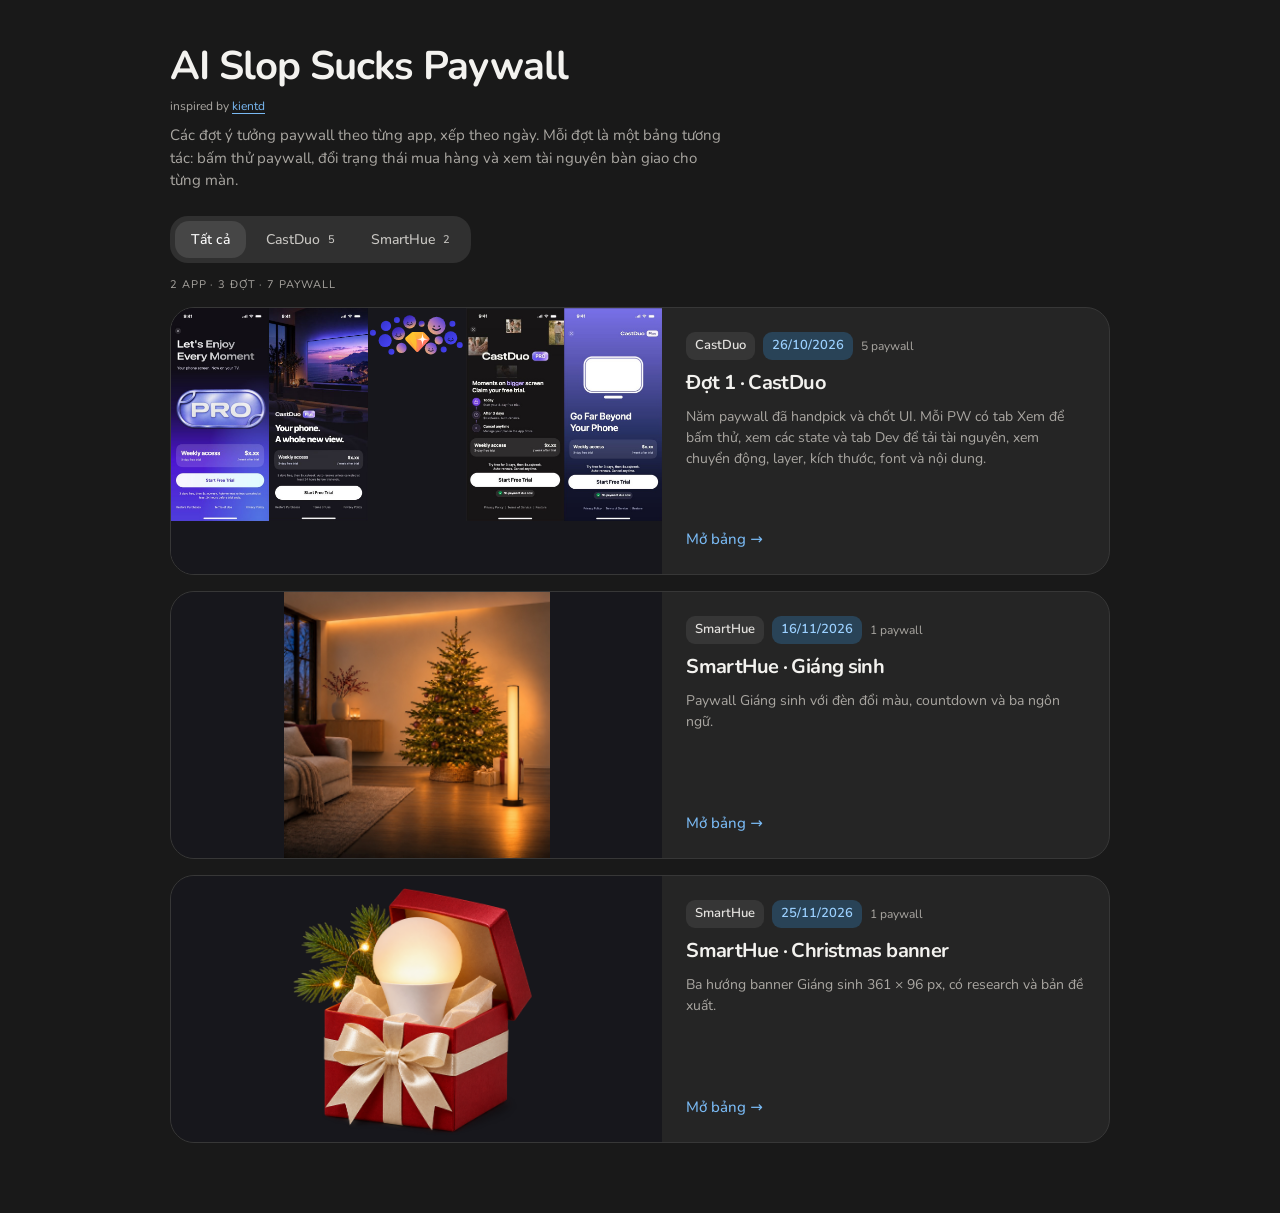
<file: index.html>
<!doctype html>
<html lang="vi"><head><meta charset="utf-8"><meta name="viewport" content="width=device-width,initial-scale=1"><meta name="description" content="Kho paywall iOS được handpick: preview tương tác, state mua hàng, tài nguyên và thông số bàn giao."><title>AI Slop Sucks Paywall</title><link rel="stylesheet" href="./assets/library.css?v=9"></head><body data-root="./" data-page="home"><div id="app"></div><script src="./assets/i18n/catalog.js?v=moments-copy1"></script><script src="./assets/library-data.js?v=christmas-banner1"></script><script src="./assets/dev-content.js?v=offer-copy1"></script><script src="./assets/library.js?v=smarthue1"></script></body></html>
</file>
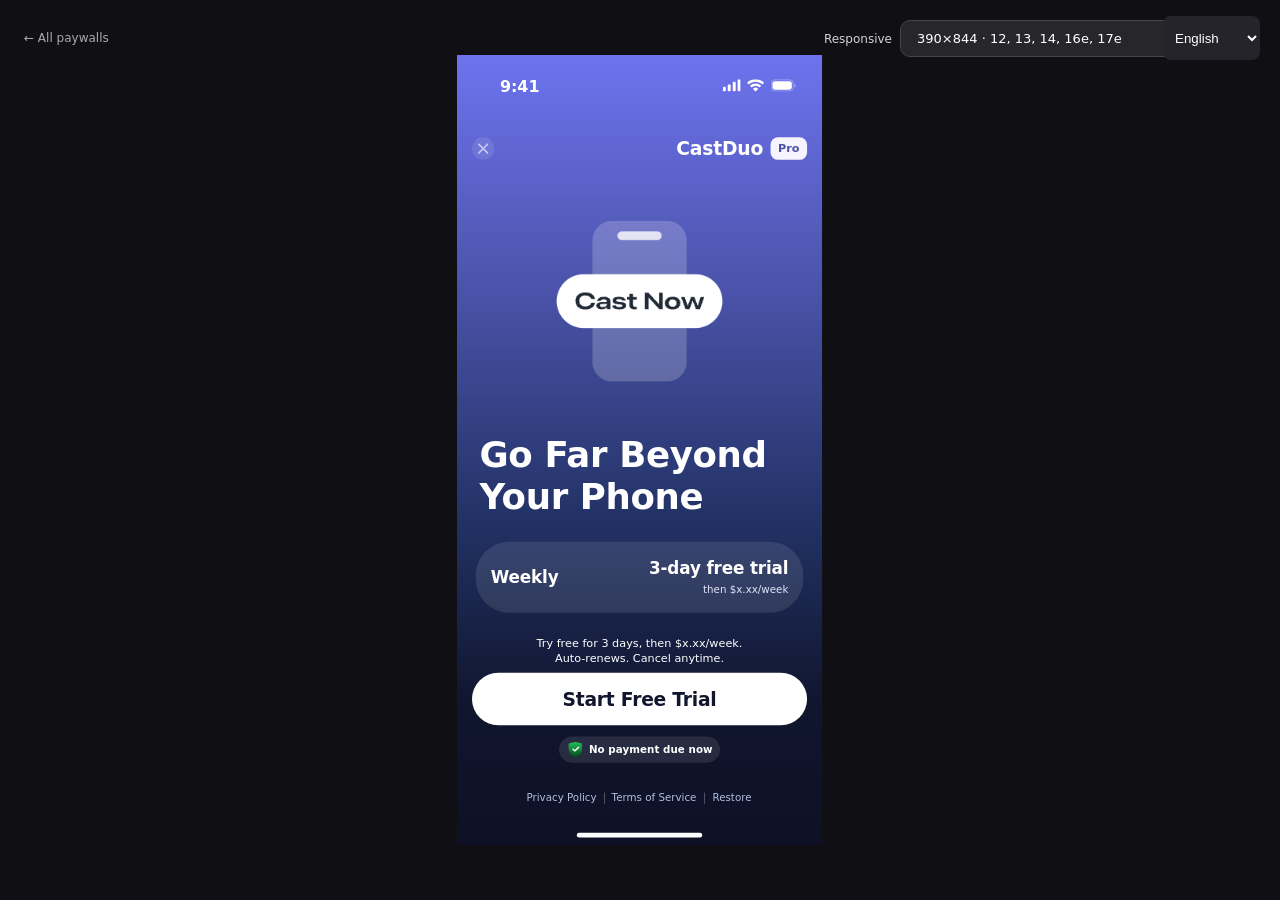
<file: paywalls/castduo-indigo/index.html>
<!doctype html>
<html lang="en">
<meta charset="utf-8">
<meta name="viewport" content="width=device-width,initial-scale=1">
<title>CastDuo — 09 · Indigo</title>
<style>
*{box-sizing:border-box}body{margin:0;padding:32px;background:#e9edf3;color:#19253a;font:15px/1.45 system-ui,-apple-system,sans-serif}h1{margin:0;font-size:30px}body>p{max-width:900px;color:#526079}.notice{padding:12px 16px;background:#fff0c9;border:1px solid #cfa943;border-radius:12px;max-width:1000px}.row{margin:32px 0}.frames{display:flex;align-items:flex-start;gap:24px;flex-wrap:wrap}figure{margin:0}figcaption{font-size:14px;font-weight:650;margin-top:12px}.checks{max-width:390px;margin-top:8px;font-size:12px;color:#46536a}.checks.bad{color:#8c350a}.phone{width:var(--w);height:var(--h);border-radius:28px;background:#fff;overflow:hidden;box-shadow:0 8px 32px #263b5520;border:1px solid #c8d0df;color:#18233a;position:relative;font-family:-apple-system,BlinkMacSystemFont,system-ui,sans-serif;font-size:calc(15px * var(--scale));--accent:#224fd3}.viewport{height:100%;overflow:auto;overscroll-behavior:contain}.screen{min-height:100%;display:flex;flex-direction:column;padding-bottom:var(--safe-bottom)}button,a{font:inherit}button{cursor:pointer}button:disabled{cursor:default;opacity:.6}button:focus-visible,a:focus-visible{outline:3px solid #d67a00;outline-offset:2px}.top{display:flex;align-items:center;justify-content:space-between;padding:var(--safe-top) 12px 0;min-height:calc(44px + var(--safe-top));flex-shrink:0}.brand{font-size:1em;font-weight:700;padding-left:8px}.close{border:0;background:transparent;font-size:1.5em;min-width:44px;min-height:44px;color:#46536a}.story{padding:8px 24px 12px}.hero{font-size:2.3em;color:var(--accent);line-height:1.2}.hero img{display:block;width:100%;max-height:100px;object-fit:contain}.story h2{font-size:1.8em;line-height:1.15;letter-spacing:-.035em;margin:6px 0 8px}.story p{margin:0;color:#526079;font-size:.94em}.pricing{padding:0 20px;margin-top:auto}.plans{display:grid;gap:8px}.plan{min-height:64px;padding:8px 12px;border:1px solid #cad1df;border-radius:14px;background:white;color:inherit;display:flex;align-items:center;gap:12px;text-align:left;width:100%}.plan[aria-checked=true]{border:2px solid var(--accent);padding:7px 11px;background:#eef3ff}.radio{border:1px solid #6d778b;border-radius:50%;width:20px;height:20px;flex-shrink:0;display:grid;place-items:center}.plan[aria-checked=true] .radio:after{content:'✓';font-size:13px;font-weight:bold;color:var(--accent)}.plan-main{display:grid;gap:2px;flex:1}.name{font-size:.94em;font-weight:650}.detail{font-size:.8em;color:#46536a}.money{font-weight:750;font-size:1.35em;text-align:right;line-height:1.2}.period{font-size:.58em;font-weight:500;display:block;margin-top:3px}.disclosure{font-size:.8em;line-height:1.4;margin:12px 0;color:#46536a;overflow-wrap:anywhere}.primary,.secondary{min-height:52px;width:100%;border:0;border-radius:14px;background:var(--accent);color:#fff;font-size:1.06em;font-weight:650;padding:12px}.secondary{background:#e9eef9;color:#2249ad;margin-top:8px}.utility{display:flex;flex-wrap:wrap;justify-content:center;gap:0 8px;margin-top:4px}.utility button,.utility a{min-height:44px;min-width:44px;display:inline-flex;align-items:center;justify-content:center;background:transparent;border:0;color:#324e90;text-decoration:underline;padding:8px;font-size:.8em;text-align:center}.utility .restore{flex-basis:100%}.status{background:#f0f3f8;border-radius:12px;padding:12px;margin:12px 0;font-size:.9em}.skeleton{min-height:64px;border-radius:14px;background:linear-gradient(90deg,#e5e9f0,#f6f7fa,#e5e9f0);display:grid;place-items:center;color:#526079}.result{margin:16px 20px;padding:20px;border-radius:20px;background:#edf3ff}.result h2{font-size:1.6em}.result p{overflow-wrap:anywhere}.compact .story{padding-top:0;padding-bottom:8px}.compact .hero{display:none}.compact .story h2{font-size:1.6em;margin-top:2px}.sheet-layer{position:absolute;inset:0;background:#14244366;display:flex;align-items:flex-end;z-index:5}.sheet{background:#fff;border-radius:20px 20px 0 0;max-height:85%;overflow:auto;width:100%;padding:12px 20px 24px}.sheet header{display:flex;align-items:center;justify-content:space-between}.sheet h3{font-size:1.15em}.sheet p{font-size:.94em}.sheet a{display:inline-flex;align-items:center;min-height:44px;color:#224fd3}.sample-link{color:#914800;font-size:.8em;min-height:44px;display:inline-flex;align-items:center;padding:8px}.review-tools{display:flex;gap:8px;flex-wrap:wrap;max-width:390px;margin:8px 0}.review-tools button{font:12px system-ui;padding:8px;background:#fff;border:1px solid #a9b6ca;border-radius:8px}.cards .plans{grid-template-columns:repeat(2,minmax(0,1fr))}.cards .plan{display:grid;gap:6px}.cards .plan:last-child:nth-child(odd){grid-column:1/-1}.cards .money{text-align:left}.large-type .plans{grid-template-columns:1fr}.large-type .plan{display:flex}.large-type .money{text-align:right}.large-type .story h2{font-size:1.4em}.large-type .hero{display:none}@media(prefers-reduced-motion:reduce){*{scroll-behavior:auto!important}}@media(max-width:500px){body{padding:16px}.frames{flex-wrap:nowrap;overflow:auto;padding:8px 4px 24px}figure{flex-shrink:0}}
</style><link rel="stylesheet" href="assets/paywall-entrance.css?v=perf6"><link rel="stylesheet" href="assets/style-studies.css?v=5"><link rel="stylesheet" href="assets/extra-orbit.css?v=6">
<h1>09 · Indigo</h1>
<p>Review board · HTML simulation · App Store confirmation and real transactions are implemented by StoreKit.</p>
<div id="notice" class="notice"></div>
<main id="board"></main>
<script>
// SAMPLE DATA ONLY. Use displayPrice and offer facts confirmed for the actual storefront.
// sample:false never certifies App Review compliance; missing policy URLs remain warnings.
const CONFIG={sample:true,app:'CastDuo',store:'App Store',layout:'single',focus:'weekly',headline:'Your screen. Bigger.',benefits:'Cast your phone screen to your TV.',hero:{src:'',alt:''},accent:'#ffffff',dismissible:true,termsURL:'',privacyURL:'',supportURL:'',plans:[{id:'weekly',type:'subscription',group:'UNCONFIRMED',name:'Weekly',price:'$x.xx',period:'week',trialDuration:'3 days'}],locale:null};
const TEXT = {
  en:{trial:'Start Free Trial',subscribe:'Subscribe',buy:'Buy Once',checking:'Checking offer…',loading:'Loading plans…',loadError:'Plans couldn’t be loaded. Please try again.',retry:'Try Again',restore:'Restore Purchases',restoring:'Checking your purchases…',terms:'Terms of Use',privacy:'Privacy Policy',close:'Close paywall',once:'One-time purchase',continue:'Continue',done:'Done',processing:'Processing…',manage:'Manage Subscription',unknown:'Checking available offers. Purchase is unavailable until the offer is confirmed.',
    trialLine:(p)=>`${p.trialDuration} free, then ${p.price} per ${p.period}. Automatically renews unless canceled. Cancel at least 24 hours before the trial ends to avoid renewal. Manage in App Store account settings.`,
    subLine:(p)=>`${p.price} per ${p.period}. Automatically renews unless canceled. Manage or cancel in App Store account settings.`,lifeLine:p=>`${p.price}, one-time purchase. No subscription.`,trialTag:p=>`${p.trialDuration} free`,
    pending:'Your purchase is pending. Access will update once it’s confirmed.',cancelled:'Purchase canceled.',failed:'Your purchase couldn’t be completed. Please try again.',unverified:'We couldn’t confirm your access yet. Check again or contact support.',success:'Your access is ready.',active:'Your subscription is active.',restoreEmpty:'No active purchases found. Check the Apple Account used for your purchase.',restoreError:'Purchases couldn’t be restored. Please try again.',dismissed:'Paywall closed.',samplePolicy:'Sample — policy URL missing',policyMissing:'Provide the app’s actual policy URL before delivery.',policyBody:'This preview opens the configured policy. It does not generate or replace the app’s legal document.',openPolicy:'Open full document',system:'Prototype: choose a simulated result below this phone. The app must present the real App Store purchase sheet.'},
  ko:{trial:'무료 체험 시작',subscribe:'구독하기',buy:'한 번 구매',checking:'혜택 확인 중…',loading:'요금제 불러오는 중…',loadError:'요금제를 불러오지 못했습니다. 다시 시도해 주세요.',retry:'다시 시도',restore:'구매 복원',restoring:'구매 내역 확인 중…',terms:'이용 약관',privacy:'개인정보 처리방침',close:'닫기',once:'일회성 구매',continue:'계속',done:'완료',processing:'처리 중…',manage:'구독 관리',unknown:'이용 가능한 혜택을 확인하고 있습니다. 확인이 완료되면 구매할 수 있습니다.',
    trialLine:p=>`${p.trialDuration} 무료 체험 후 ${p.price}/${p.period}. 해지하지 않으면 자동 갱신됩니다. 갱신을 원하지 않으면 체험 종료 최소 24시간 전에 해지하세요. App Store 계정 설정에서 구독을 관리할 수 있습니다.`,
    subLine:p=>`${p.price}/${p.period}. 해지하지 않으면 자동 갱신됩니다. App Store 계정 설정에서 구독을 관리하거나 해지할 수 있습니다.`,lifeLine:p=>`${p.price} 일회성 구매. 구독이 아닙니다.`,trialTag:p=>`${p.trialDuration} 무료`,
    pending:'구매가 대기 중입니다. 확인 후 이용 권한이 업데이트됩니다.',cancelled:'구매가 취소되었습니다.',failed:'구매를 완료하지 못했습니다. 다시 시도해 주세요.',unverified:'이용 권한을 확인하지 못했습니다. 다시 확인하거나 지원팀에 문의하세요.',success:'이용 권한이 준비되었습니다.',active:'구독이 활성화되어 있습니다.',restoreEmpty:'활성 구매를 찾지 못했습니다. 구매에 사용한 Apple 계정을 확인하세요.',restoreError:'구매를 복원하지 못했습니다. 다시 시도해 주세요.',dismissed:'닫혔습니다.',samplePolicy:'샘플 — 정책 URL 없음',policyMissing:'최종 전달 전에 앱의 실제 정책 URL을 제공하세요.',policyBody:'설정된 정책 문서를 엽니다. 이 미리보기는 법률 문서를 생성하거나 대체하지 않습니다.',openPolicy:'전체 문서 열기',system:'프로토타입: 화면 아래에서 결과를 선택하세요. 실제 앱은 App Store 구매 화면을 사용해야 합니다.'}
};
const esc=s=>String(s??'').replace(/[&<>"']/g,c=>({'&':'&amp;','<':'&lt;','>':'&gt;','"':'&quot;',"'":'&#39;'}[c]));
function safeURL(s){try{const u=new URL(s);return u.protocol==='https:'?u.href:''}catch{return ''}}
function context(o){
  const L=o.locale?CONFIG.locale:null,S=TEXT[L?.lang]||TEXT.en;
  const plans=CONFIG.plans.map(p=>({...p,...L?.plans?.[p.id]}));
  const p=plans.find(p=>p.id===o.sel)||plans.find(p=>p.id===CONFIG.focus)||plans[0];
  const trial=o.eligibility==='eligible'&&p.type==='subscription'&&!!p.trialDuration;
  return {L,S,plans,p,trial};
}
const busyStates=['loading','unknown','purchasing','restoring','pending','unverified'];
const accessStates=['success','restored','active'];
function utility(S,o){return `<div class="utility"><button class="restore" data-action="restore" ${['purchasing','restoring'].includes(o.state)?'disabled':''}>${o.state==='restoring'?esc(S.restoring):esc(S.restore)}</button>${['terms','privacy'].map(k=>safeURL(CONFIG[k+'URL'])?`<a href="${esc(safeURL(CONFIG[k+'URL']))}" data-action="${k}">${esc(S[k])}</a>`:`<button data-action="${k}">${esc(S[k])}</button>`).join('')}</div>`}
function policySheet(o,S){
  if(!o.sheet)return '';const url=safeURL(CONFIG[o.sheet+'URL']);
  return `<div class="sheet-layer"><section class="sheet" role="dialog" aria-modal="true" aria-label="${esc(S[o.sheet])}"><header><h3>${esc(S[o.sheet])}</h3><button class="close" data-action="closeSheet" aria-label="${esc(S.done)}">×</button></header><p>${esc(url?S.policyBody:S.policyMissing)}</p>${url?`<a target="_blank" rel="noopener" href="${esc(url)}">${esc(S.openPolicy)}</a>`:`<p class="sample-link">${esc(S.samplePolicy)}</p>`}</section></div>`;
}
function render(o){
  const {L,S,plans,p,trial}=context(o);const access=accessStates.includes(o.state),unavailable=['loading','load-error','empty'].includes(o.state);
  const header=`<header class="top"><span class="brand">${esc(CONFIG.app)}</span>${CONFIG.dismissible?`<button class="close" data-action="dismiss" aria-label="${esc(S.close)}">×</button>`:''}</header>`;
  const links=utility(S,o);
  if(o.state==='dismissed')return `${header}<div class="result"><p>${esc(S.dismissed)}</p><button class="primary" data-action="reset">${esc(S.continue)}</button></div>`;
  if(access)return `${header}<div class="result" role="status"><h2>${esc(o.state==='active'?S.active:S.success)}</h2><button class="primary" data-action="dismiss">${esc(S.continue)}</button>${p.type==='subscription'?`<a class="secondary" style="display:block;text-align:center" href="https://apps.apple.com/account/subscriptions" target="_blank" rel="noopener">${esc(S.manage)}</a>`:''}</div><div class="pricing">${links}</div>${policySheet(o,S)}`;
  const story=`<section class="story"><div class="hero" aria-hidden="true">${CONFIG.hero.src?`<img src="${esc(CONFIG.hero.src)}" alt="${esc(CONFIG.hero.alt)}">`:'✦'}</div><h2>${esc(L?.headline||CONFIG.headline)}</h2><p>${esc(L?.benefits||CONFIG.benefits)}</p></section>`;
  let selector='';
  if(o.state==='loading')selector=`<div class="skeleton" role="status">${esc(S.loading)}</div>`;
  else if(unavailable)selector=`<div class="status" role="status">${esc(S.loadError)}</div>`;
  else selector=`<div class="plans" role="radiogroup" aria-label="${L?'요금제':'Plans'}">${plans.map(q=>{const offered=o.eligibility==='eligible'&&q.type==='subscription'&&q.trialDuration;return `<button class="plan" role="radio" aria-checked="${q.id===p.id}" data-plan="${esc(q.id)}" ${busyStates.includes(o.state)?'disabled':''}><span class="radio" aria-hidden="true"></span><span class="plan-main"><span class="name">${esc(q.name)}</span><span class="detail">${esc(q.type==='non-consumable'?S.once:offered?S.trialTag(q):q.equivalent||'')}</span></span><span class="money">${esc(q.price)}${q.period?`<span class="period">/ ${esc(q.period)}</span>`:''}</span></button>`}).join('')}</div>`;
  const disclosure=unavailable?'':p.type==='non-consumable'?S.lifeLine(p):trial?S.trialLine(p):S.subLine(p);
  const statusKeys={'unknown':'unknown','pending':'pending','cancelled':'cancelled','purchase-error':'failed','unverified':'unverified','restore-empty':'restoreEmpty','restore-error':'restoreError','purchasing':'system','restoring':'restoring'};
  const status=statusKeys[o.state]?`<div class="status" role="status">${esc(S[statusKeys[o.state]])}</div>`:'';
  const cta=o.state==='loading'?S.loading:o.state==='unknown'?S.checking:o.state==='restoring'?S.restoring:o.state==='purchasing'?S.processing:o.state==='pending'?S.done:o.state==='unverified'?S.retry:unavailable?S.retry:p.type==='non-consumable'?S.buy:trial?S.trial:S.subscribe;
  const disabled=busyStates.includes(o.state)&&!['pending','unverified'].includes(o.state);
  const action=['load-error','empty'].includes(o.state)?'retry':o.state==='pending'?'dismiss':o.state==='unverified'?'recheck':'purchase';
  return `${header}${story}<section class="pricing">${selector}${status}<p class="disclosure">${esc(disclosure)}</p><button class="primary" data-action="${action}" ${disabled?'disabled':''}>${esc(cta)}</button>${CONFIG.supportURL&&['unverified','purchase-error','restore-error'].includes(o.state)?`<div class="utility"><a href="${esc(safeURL(CONFIG.supportURL))}">Contact Support</a></div>`:''}${links}</section>${policySheet(o,S)}`;
}
function check(o){
  const {p,trial}=context(o),w=[];
  if(CONFIG.store!=='App Store')w.push('Store must be App Store');
  if(!safeURL(CONFIG.termsURL)||!safeURL(CONFIG.privacyURL))w.push('Cần URL Terms/Privacy thật');
  if(!p?.price)w.push('Missing product price');
  if(p.type==='subscription'&&(!p.period||!p.group))w.push('Missing period/group');
  if(p.type==='non-consumable'&&(p.period||p.trialDuration))w.push('Non-consumable có subscription/trial fields');
  if(trial&&o.eligibility!=='eligible')w.push('Trial without confirmed eligibility');
  return w;
}
const FRAME_OPTS=[];
function frame(label,opts={}){
  const o={sel:CONFIG.focus,state:'ready',eligibility:'eligible',width:390,height:844,safeTop:24,safeBottom:20,scale:1,...opts};
  const i=FRAME_OPTS.push(o)-1;
  const classes=[o.height<=667?'compact':'',o.scale>1?'large-type':'',CONFIG.layout==='cards'?'cards':''].join(' ');
  return `<figure data-i="${i}"><div class="phone ${classes}" lang="${o.locale?CONFIG.locale.lang:'en'}" style="--w:${o.width}px;--h:${o.height}px;--safe-top:${o.safeTop}px;--safe-bottom:${o.safeBottom}px;--scale:${o.scale};--accent:${CONFIG.accent}"><div class="viewport" tabindex="0"><div class="screen">${render(o)}</div></div></div><figcaption>${esc(label)}</figcaption><div class="checks"></div><div class="review-tools" hidden></div></figure>`;
}
function board(){
  FRAME_OPTS.length=0;
  const rows=[['Layout & readability',[
    frame('iPhone · 390×844'),frame('Compact · 375×667',{width:375,height:667,safeTop:20,safeBottom:0}),
    frame('Text 200% · scroll to inspect',{scale:2}),frame('Safe area stress test',{safeTop:59,safeBottom:34}),
    ...(CONFIG.locale?[frame(CONFIG.locale.label,{locale:true})]:[])]],
    ['Offers & availability',[
      ...CONFIG.plans.map(p=>frame(p.type==='non-consumable'?'Lifetime · one time':p.name,{sel:p.id})),
      frame('Không đủ điều kiện trial',{eligibility:'ineligible'}),frame('Chưa biết eligibility',{state:'unknown',eligibility:'unknown'}),
      frame('Đang tải products',{state:'loading',eligibility:'unknown'}),frame('Lỗi tải products',{state:'load-error',eligibility:'unknown'}),frame('Không có product khả dụng',{state:'empty',eligibility:'unknown'})]],
    ['Purchase & entitlement',[
      frame('Đang mở App Store purchase sheet',{state:'purchasing'}),frame('User hủy · giữ selection',{state:'cancelled'}),frame('Pending · chưa unlock',{state:'pending'}),
      frame('Lỗi purchase',{state:'purchase-error'}),frame('Chưa xác minh transaction',{state:'unverified'}),frame('Verified success',{state:'success'}),frame('Đã có entitlement',{state:'active',eligibility:'ineligible'})]],
    ['Restore & policy',[
      frame('Đang restore',{state:'restoring'}),frame('Restore thành công · entitlement hợp lệ',{state:'restored'}),frame('Restore không tìm thấy quyền',{state:'restore-empty'}),frame('Restore lỗi',{state:'restore-error'}),frame('Terms reader',{sheet:'terms'}),frame('Privacy reader',{sheet:'privacy'})]]];
  document.querySelector('#board').innerHTML=(new URLSearchParams(location.search).get('view')==='board'?rows:[[rows[0][0],[rows[0][1][0]]]]).map(([title,frames])=>`<section class="row"><h2>${esc(title)}</h2><div class="frames">${frames.join('')}</div></section>`).join('');
  document.querySelector('#notice').textContent=CONFIG.sample?'SAMPLE — fictional app, prices and offers. Policy URLs are intentionally missing. This is a prototype, not a purchase screen connected to StoreKit.':'App data mode — verify product data, policy URLs, native accessibility and StoreKit behavior before delivery.';
  document.querySelectorAll('figure').forEach(update);
}
function update(fig){
  const i=+fig.dataset.i,o=FRAME_OPTS[i];fig.querySelector('.screen').innerHTML=render(o);
  const warnings=check(o);fig.querySelector('.checks').className='checks'+(warnings.length?' bad':'');
  fig.querySelector('.checks').textContent=(CONFIG.sample?'SAMPLE · ':'')+(warnings.length?'⚠ '+warnings.join(' · '):'Basic data checks passed · visual/native QA still required');
  const tools=fig.querySelector('.review-tools');
  const modes=o.state==='purchasing'?[['success','Verified success'],['pending','Pending'],['cancelled','Cancel'],['purchase-error','Error'],['unverified','Unverified']]:o.state==='restoring'?[['restored','Active entitlement'],['restore-empty','No entitlement'],['restore-error','Restore error']]:o.state==='unverified'?[['success','Verified entitlement'],['unverified','Still unresolved']]:o.state==='unknown'?[['ready','Eligible'],['ineligible','Ineligible']]:[];
  tools.hidden=!modes.length;tools.innerHTML=modes.map(([state,label])=>`<button data-result="${state}">${esc(label)}</button>`).join('');
}
document.addEventListener('click',e=>{
  const target=e.target.closest('[data-action],[data-plan],[data-result]');if(!target)return;
  const fig=target.closest('figure');if(!fig)return;const o=FRAME_OPTS[+fig.dataset.i];
  e.preventDefault();const plan=target.dataset.plan,result=target.dataset.result,action=target.dataset.action;
  if(plan){o.sel=plan;o.state='ready'}
  else if(result){o.state=result==='ineligible'?'ready':result;if(['ready','ineligible'].includes(result))o.eligibility=result==='ready'?'eligible':'ineligible'}
  else if(['terms','privacy'].includes(action))o.sheet=action;
  else if(action==='closeSheet')o.sheet=null;
  else if(action==='dismiss')o.state='dismissed';
  else if(action==='reset'){o.state='ready';o.sheet=null}
  else if(action==='retry'){o.state='unknown';o.eligibility='unknown'}
  else if(action==='purchase')o.state='purchasing';
  else if(action==='restore')o.state='restoring';
  else if(action==='recheck')o.state='unverified';
  update(fig);
  if(o.sheet)fig.querySelector('.sheet button')?.focus();
});
document.addEventListener('keydown',e=>{
  const dialog=e.target.closest('[role="dialog"]');
  if(e.key==='Tab'&&dialog){const focusable=[...dialog.querySelectorAll('button:not(:disabled),a[href]')];const first=focusable[0],last=focusable.at(-1);if(e.shiftKey&&e.target===first){e.preventDefault();last?.focus()}else if(!e.shiftKey&&e.target===last){e.preventDefault();first?.focus()}}
  if(e.key==='Escape'){const fig=e.target.closest('figure');if(fig){const o=FRAME_OPTS[+fig.dataset.i];if(o.sheet){o.sheet=null;update(fig);fig.querySelector('[data-action="terms"]')?.focus()}}}
});
</script>
<script>const STYLE={"id": "orbit", "name": "09 · Indigo", "ref": "Moonlitt", "url": "https://mobbin.com/screens/7a11b1f5-e701-49c7-ba0b-a940dd903964", "image": "", "color": "#777cf2", "description": "Moonlitt đã duyệt · gradient toàn màn · headline trái · CTA pill", "slot": "148×100", "media": "Visual chưa chọn · 148×100", "imagePath": "research/pending-06-10/ref-9.webp", "selected": true, "batch": "selected"}</script><script src="assets/extra-studies.js?v=6"></script><script src="assets/handpicked-09.js?v=comments-fix1"></script><script>if(new URLSearchParams(location.search).get("view")!=="board")document.documentElement.classList.add("single")</script><script src="assets/extra-init.js?v=perf6"></script><script src="assets/style-nav.js?v=6"></script>
<link rel="stylesheet" href="assets/extra-orbit.css?v=6">
<link rel="stylesheet" href="assets/cta-structure.css?v=offer-copy1">
<link rel="stylesheet" href="assets/handpicked-09.css?v=5">
<script src="assets/cta-structure.js?v=offer-copy1"></script>
<script src="assets/indigo-final.js?v=1"></script>
<style>
.single #preview figure{width:calc(var(--device-w, 390px) * var(--device-fit, 1));height:calc(var(--device-h, 844px) * var(--device-fit, 1))}
.single #preview .phone{transform:scale(var(--device-fit, 1))}
.device-picker{position:fixed;top:20px;right:20px;z-index:20;display:flex;align-items:center;gap:8px;color:#d2d2d7;font:12px system-ui}
.device-picker select{max-width:min(360px,75vw);padding:9px 30px 9px 12px;border:1px solid #45454b;border-radius:10px;background:#26262b;color:#fff;font:13px system-ui}
@media(max-width:740px){.device-picker{top:10px;right:10px}.device-picker label{display:none}}


</style>
<script>
if(document.documentElement.classList.contains('single')&&!new URLSearchParams(location.search).has('embed')&&!new URLSearchParams(location.search).has('review')){
 const devices=[['440×956 · 16 Pro Max, 17 Pro Max',440,956],['420×912 · iPhone Air',420,912],['430×932 · 14 Pro Max, 15 Plus, 15 Pro Max, 16 Plus',430,932],['402×874 · 16 Pro, 17, 17 Pro',402,874],['393×852 · 14 Pro, 15, 15 Pro, 16',393,852],['390×844 · 12, 13, 14, 16e, 17e',390,844],['414×896 · iPhone 11',414,896],['375×812 · 12 mini, 13 mini',375,812],['375×667 · SE 2, SE 3 (nút Home)',375,667]];
 const picker=document.createElement('div');picker.className='device-picker';picker.innerHTML='<label for="device-size">Responsive</label><select id="device-size" aria-label="Chọn kích thước iPhone">'+devices.map((d,i)=>`<option value="${i}" ${i===5?'selected':''}>${d[0]}</option>`).join('')+'</select>';document.body.append(picker);
 const select=picker.querySelector('select');
 function resizePreview(){const [,w,h]=devices[+select.value];const fig=document.querySelector('#preview figure');if(!fig)return;const phone=fig.querySelector('.phone');const o=FRAME_OPTS[+fig.dataset.i];o.width=w;o.height=h;phone.style.setProperty('--w',w+'px');phone.style.setProperty('--h',h+'px');phone.classList.toggle('compact',h<=667);update(fig);fig.style.setProperty('--device-w',w+'px');fig.style.setProperty('--device-h',h+'px');const fit=Math.min(1,(window.innerWidth-32)/w,(window.innerHeight-110)/h);fig.style.setProperty('--device-fit',Math.max(.1,fit));}
 select.addEventListener('change',resizePreview);window.addEventListener('resize',resizePreview);resizePreview();
}
</script>

<script src="assets/gallery-review.js?v=1"></script><script src="assets/indigo-motion-player.js?v=10"></script>
</html>
<script src="assets/i18n-catalog.js?v=offer-copy1"></script><script src="assets/i18n-paywall.js?v=1"></script>
<script src="assets/paywall-entrance.js?v=perf6"></script>
</file>
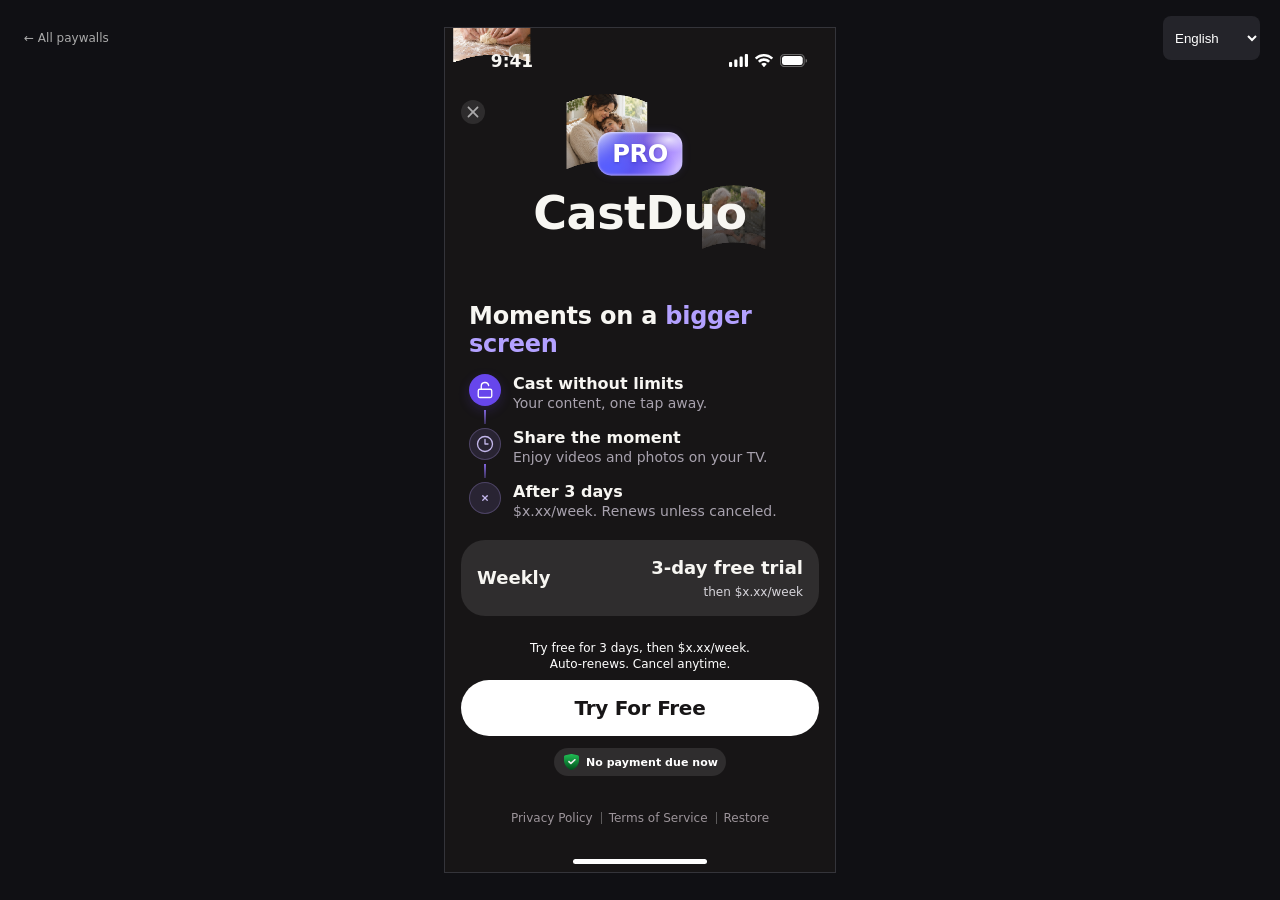
<file: paywalls/castduo-moments/index.html>
<!doctype html>
<html lang="en">
<meta charset="utf-8">
<meta name="viewport" content="width=device-width,initial-scale=1">
<title>CastDuo — 03 · Gallery</title>
<style>
*{box-sizing:border-box}body{margin:0;padding:32px;background:#e9edf3;color:#19253a;font:15px/1.45 system-ui,-apple-system,sans-serif}h1{margin:0;font-size:30px}body>p{max-width:900px;color:#526079}.notice{padding:12px 16px;background:#fff0c9;border:1px solid #cfa943;border-radius:12px;max-width:1000px}.row{margin:32px 0}.frames{display:flex;align-items:flex-start;gap:24px;flex-wrap:wrap}figure{margin:0}figcaption{font-size:14px;font-weight:650;margin-top:12px}.checks{max-width:390px;margin-top:8px;font-size:12px;color:#46536a}.checks.bad{color:#8c350a}.phone{width:var(--w);height:var(--h);border-radius:28px;background:#fff;overflow:hidden;box-shadow:0 8px 32px #263b5520;border:1px solid #c8d0df;color:#18233a;position:relative;font-family:-apple-system,BlinkMacSystemFont,system-ui,sans-serif;font-size:calc(15px * var(--scale));--accent:#224fd3}.viewport{height:100%;overflow:auto;overscroll-behavior:contain}.screen{min-height:100%;display:flex;flex-direction:column;padding-bottom:var(--safe-bottom)}button,a{font:inherit}button{cursor:pointer}button:disabled{cursor:default;opacity:.6}button:focus-visible,a:focus-visible{outline:3px solid #d67a00;outline-offset:2px}.top{display:flex;align-items:center;justify-content:space-between;padding:var(--safe-top) 12px 0;min-height:calc(44px + var(--safe-top));flex-shrink:0}.brand{font-size:1em;font-weight:700;padding-left:8px}.close{border:0;background:transparent;font-size:1.5em;min-width:44px;min-height:44px;color:#46536a}.story{padding:8px 24px 12px}.hero{font-size:2.3em;color:var(--accent);line-height:1.2}.hero img{display:block;width:100%;max-height:100px;object-fit:contain}.story h2{font-size:1.8em;line-height:1.15;letter-spacing:-.035em;margin:6px 0 8px}.story p{margin:0;color:#526079;font-size:.94em}.pricing{padding:0 20px;margin-top:auto}.plans{display:grid;gap:8px}.plan{min-height:64px;padding:8px 12px;border:1px solid #cad1df;border-radius:14px;background:white;color:inherit;display:flex;align-items:center;gap:12px;text-align:left;width:100%}.plan[aria-checked=true]{border:2px solid var(--accent);padding:7px 11px;background:#eef3ff}.radio{border:1px solid #6d778b;border-radius:50%;width:20px;height:20px;flex-shrink:0;display:grid;place-items:center}.plan[aria-checked=true] .radio:after{content:'✓';font-size:13px;font-weight:bold;color:var(--accent)}.plan-main{display:grid;gap:2px;flex:1}.name{font-size:.94em;font-weight:650}.detail{font-size:.8em;color:#46536a}.money{font-weight:750;font-size:1.35em;text-align:right;line-height:1.2}.period{font-size:.58em;font-weight:500;display:block;margin-top:3px}.disclosure{font-size:.8em;line-height:1.4;margin:12px 0;color:#46536a;overflow-wrap:anywhere}.primary,.secondary{min-height:52px;width:100%;border:0;border-radius:14px;background:var(--accent);color:#fff;font-size:1.06em;font-weight:650;padding:12px}.secondary{background:#e9eef9;color:#2249ad;margin-top:8px}.utility{display:flex;flex-wrap:wrap;justify-content:center;gap:0 8px;margin-top:4px}.utility button,.utility a{min-height:44px;min-width:44px;display:inline-flex;align-items:center;justify-content:center;background:transparent;border:0;color:#324e90;text-decoration:underline;padding:8px;font-size:.8em;text-align:center}.utility .restore{flex-basis:100%}.status{background:#f0f3f8;border-radius:12px;padding:12px;margin:12px 0;font-size:.9em}.skeleton{min-height:64px;border-radius:14px;background:linear-gradient(90deg,#e5e9f0,#f6f7fa,#e5e9f0);display:grid;place-items:center;color:#526079}.result{margin:16px 20px;padding:20px;border-radius:20px;background:#edf3ff}.result h2{font-size:1.6em}.result p{overflow-wrap:anywhere}.compact .story{padding-top:0;padding-bottom:8px}.compact .hero{display:none}.compact .story h2{font-size:1.6em;margin-top:2px}.sheet-layer{position:absolute;inset:0;background:#14244366;display:flex;align-items:flex-end;z-index:5}.sheet{background:#fff;border-radius:20px 20px 0 0;max-height:85%;overflow:auto;width:100%;padding:12px 20px 24px}.sheet header{display:flex;align-items:center;justify-content:space-between}.sheet h3{font-size:1.15em}.sheet p{font-size:.94em}.sheet a{display:inline-flex;align-items:center;min-height:44px;color:#224fd3}.sample-link{color:#914800;font-size:.8em;min-height:44px;display:inline-flex;align-items:center;padding:8px}.review-tools{display:flex;gap:8px;flex-wrap:wrap;max-width:390px;margin:8px 0}.review-tools button{font:12px system-ui;padding:8px;background:#fff;border:1px solid #a9b6ca;border-radius:8px}.cards .plans{grid-template-columns:repeat(2,minmax(0,1fr))}.cards .plan{display:grid;gap:6px}.cards .plan:last-child:nth-child(odd){grid-column:1/-1}.cards .money{text-align:left}.large-type .plans{grid-template-columns:1fr}.large-type .plan{display:flex}.large-type .money{text-align:right}.large-type .story h2{font-size:1.4em}.large-type .hero{display:none}@media(prefers-reduced-motion:reduce){*{scroll-behavior:auto!important}}@media(max-width:500px){body{padding:16px}.frames{flex-wrap:nowrap;overflow:auto;padding:8px 4px 24px}figure{flex-shrink:0}}
</style><link rel="stylesheet" href="assets/paywall-entrance.css?v=perf6"><link rel="stylesheet" href="assets/style-studies.css?v=5">
<h1>03 · Gallery</h1>
<p>Review board · HTML simulation · App Store confirmation and real transactions are implemented by StoreKit.</p>
<div id="notice" class="notice"></div>
<main id="board"></main>
<script>
// SAMPLE DATA ONLY. Use displayPrice and offer facts confirmed for the actual storefront.
// sample:false never certifies App Review compliance; missing policy URLs remain warnings.
const CONFIG={sample:true,app:'CastDuo',store:'App Store',layout:'single',focus:'weekly',headline:'Your screen. Bigger.',benefits:'Cast your phone screen to your TV.',hero:{src:'',alt:''},accent:'#ffffff',dismissible:true,termsURL:'',privacyURL:'',supportURL:'',plans:[{id:'weekly',type:'subscription',group:'UNCONFIRMED',name:'Weekly',price:'$x.xx',period:'week',trialDuration:'3 days'}],locale:null};
const TEXT = {
  en:{trial:'Start Free Trial',subscribe:'Subscribe',buy:'Buy Once',checking:'Checking offer…',loading:'Loading plans…',loadError:'Plans couldn’t be loaded. Please try again.',retry:'Try Again',restore:'Restore Purchases',restoring:'Checking your purchases…',terms:'Terms of Use',privacy:'Privacy Policy',close:'Close paywall',once:'One-time purchase',continue:'Continue',done:'Done',processing:'Processing…',manage:'Manage Subscription',unknown:'Checking available offers. Purchase is unavailable until the offer is confirmed.',
    trialLine:(p)=>`${p.trialDuration} free, then ${p.price} per ${p.period}. Automatically renews unless canceled. Cancel at least 24 hours before the trial ends to avoid renewal. Manage in App Store account settings.`,
    subLine:(p)=>`${p.price} per ${p.period}. Automatically renews unless canceled. Manage or cancel in App Store account settings.`,lifeLine:p=>`${p.price}, one-time purchase. No subscription.`,trialTag:p=>`${p.trialDuration} free`,
    pending:'Your purchase is pending. Access will update once it’s confirmed.',cancelled:'Purchase canceled.',failed:'Your purchase couldn’t be completed. Please try again.',unverified:'We couldn’t confirm your access yet. Check again or contact support.',success:'Your access is ready.',active:'Your subscription is active.',restoreEmpty:'No active purchases found. Check the Apple Account used for your purchase.',restoreError:'Purchases couldn’t be restored. Please try again.',dismissed:'Paywall closed.',samplePolicy:'Sample — policy URL missing',policyMissing:'Provide the app’s actual policy URL before delivery.',policyBody:'This preview opens the configured policy. It does not generate or replace the app’s legal document.',openPolicy:'Open full document',system:'Prototype: choose a simulated result below this phone. The app must present the real App Store purchase sheet.'},
  ko:{trial:'무료 체험 시작',subscribe:'구독하기',buy:'한 번 구매',checking:'혜택 확인 중…',loading:'요금제 불러오는 중…',loadError:'요금제를 불러오지 못했습니다. 다시 시도해 주세요.',retry:'다시 시도',restore:'구매 복원',restoring:'구매 내역 확인 중…',terms:'이용 약관',privacy:'개인정보 처리방침',close:'닫기',once:'일회성 구매',continue:'계속',done:'완료',processing:'처리 중…',manage:'구독 관리',unknown:'이용 가능한 혜택을 확인하고 있습니다. 확인이 완료되면 구매할 수 있습니다.',
    trialLine:p=>`${p.trialDuration} 무료 체험 후 ${p.price}/${p.period}. 해지하지 않으면 자동 갱신됩니다. 갱신을 원하지 않으면 체험 종료 최소 24시간 전에 해지하세요. App Store 계정 설정에서 구독을 관리할 수 있습니다.`,
    subLine:p=>`${p.price}/${p.period}. 해지하지 않으면 자동 갱신됩니다. App Store 계정 설정에서 구독을 관리하거나 해지할 수 있습니다.`,lifeLine:p=>`${p.price} 일회성 구매. 구독이 아닙니다.`,trialTag:p=>`${p.trialDuration} 무료`,
    pending:'구매가 대기 중입니다. 확인 후 이용 권한이 업데이트됩니다.',cancelled:'구매가 취소되었습니다.',failed:'구매를 완료하지 못했습니다. 다시 시도해 주세요.',unverified:'이용 권한을 확인하지 못했습니다. 다시 확인하거나 지원팀에 문의하세요.',success:'이용 권한이 준비되었습니다.',active:'구독이 활성화되어 있습니다.',restoreEmpty:'활성 구매를 찾지 못했습니다. 구매에 사용한 Apple 계정을 확인하세요.',restoreError:'구매를 복원하지 못했습니다. 다시 시도해 주세요.',dismissed:'닫혔습니다.',samplePolicy:'샘플 — 정책 URL 없음',policyMissing:'최종 전달 전에 앱의 실제 정책 URL을 제공하세요.',policyBody:'설정된 정책 문서를 엽니다. 이 미리보기는 법률 문서를 생성하거나 대체하지 않습니다.',openPolicy:'전체 문서 열기',system:'프로토타입: 화면 아래에서 결과를 선택하세요. 실제 앱은 App Store 구매 화면을 사용해야 합니다.'}
};
const esc=s=>String(s??'').replace(/[&<>"']/g,c=>({'&':'&amp;','<':'&lt;','>':'&gt;','"':'&quot;',"'":'&#39;'}[c]));
function safeURL(s){try{const u=new URL(s);return u.protocol==='https:'?u.href:''}catch{return ''}}
function context(o){
  const L=o.locale?CONFIG.locale:null,S=TEXT[L?.lang]||TEXT.en;
  const plans=CONFIG.plans.map(p=>({...p,...L?.plans?.[p.id]}));
  const p=plans.find(p=>p.id===o.sel)||plans.find(p=>p.id===CONFIG.focus)||plans[0];
  const trial=o.eligibility==='eligible'&&p.type==='subscription'&&!!p.trialDuration;
  return {L,S,plans,p,trial};
}
const busyStates=['loading','unknown','purchasing','restoring','pending','unverified'];
const accessStates=['success','restored','active'];
function utility(S,o){return `<div class="utility"><button class="restore" data-action="restore" ${['purchasing','restoring'].includes(o.state)?'disabled':''}>${o.state==='restoring'?esc(S.restoring):esc(S.restore)}</button>${['terms','privacy'].map(k=>safeURL(CONFIG[k+'URL'])?`<a href="${esc(safeURL(CONFIG[k+'URL']))}" data-action="${k}">${esc(S[k])}</a>`:`<button data-action="${k}">${esc(S[k])}</button>`).join('')}</div>`}
function policySheet(o,S){
  if(!o.sheet)return '';const url=safeURL(CONFIG[o.sheet+'URL']);
  return `<div class="sheet-layer"><section class="sheet" role="dialog" aria-modal="true" aria-label="${esc(S[o.sheet])}"><header><h3>${esc(S[o.sheet])}</h3><button class="close" data-action="closeSheet" aria-label="${esc(S.done)}">×</button></header><p>${esc(url?S.policyBody:S.policyMissing)}</p>${url?`<a target="_blank" rel="noopener" href="${esc(url)}">${esc(S.openPolicy)}</a>`:`<p class="sample-link">${esc(S.samplePolicy)}</p>`}</section></div>`;
}
function render(o){
  const {L,S,plans,p,trial}=context(o);const access=accessStates.includes(o.state),unavailable=['loading','load-error','empty'].includes(o.state);
  const header=`<header class="top"><span class="brand">${esc(CONFIG.app)}</span>${CONFIG.dismissible?`<button class="close" data-action="dismiss" aria-label="${esc(S.close)}">×</button>`:''}</header>`;
  const links=utility(S,o);
  if(o.state==='dismissed')return `${header}<div class="result"><p>${esc(S.dismissed)}</p><button class="primary" data-action="reset">${esc(S.continue)}</button></div>`;
  if(access)return `${header}<div class="result" role="status"><h2>${esc(o.state==='active'?S.active:S.success)}</h2><button class="primary" data-action="dismiss">${esc(S.continue)}</button>${p.type==='subscription'?`<a class="secondary" style="display:block;text-align:center" href="https://apps.apple.com/account/subscriptions" target="_blank" rel="noopener">${esc(S.manage)}</a>`:''}</div><div class="pricing">${links}</div>${policySheet(o,S)}`;
  const story=`<section class="story"><div class="hero" aria-hidden="true">${CONFIG.hero.src?`<img src="${esc(CONFIG.hero.src)}" alt="${esc(CONFIG.hero.alt)}">`:'✦'}</div><h2>${esc(L?.headline||CONFIG.headline)}</h2><p>${esc(L?.benefits||CONFIG.benefits)}</p></section>`;
  let selector='';
  if(o.state==='loading')selector=`<div class="skeleton" role="status">${esc(S.loading)}</div>`;
  else if(unavailable)selector=`<div class="status" role="status">${esc(S.loadError)}</div>`;
  else selector=`<div class="plans" role="radiogroup" aria-label="${L?'요금제':'Plans'}">${plans.map(q=>{const offered=o.eligibility==='eligible'&&q.type==='subscription'&&q.trialDuration;return `<button class="plan" role="radio" aria-checked="${q.id===p.id}" data-plan="${esc(q.id)}" ${busyStates.includes(o.state)?'disabled':''}><span class="radio" aria-hidden="true"></span><span class="plan-main"><span class="name">${esc(q.name)}</span><span class="detail">${esc(q.type==='non-consumable'?S.once:offered?S.trialTag(q):q.equivalent||'')}</span></span><span class="money">${esc(q.price)}${q.period?`<span class="period">/ ${esc(q.period)}</span>`:''}</span></button>`}).join('')}</div>`;
  const disclosure=unavailable?'':p.type==='non-consumable'?S.lifeLine(p):trial?S.trialLine(p):S.subLine(p);
  const statusKeys={'unknown':'unknown','pending':'pending','cancelled':'cancelled','purchase-error':'failed','unverified':'unverified','restore-empty':'restoreEmpty','restore-error':'restoreError','purchasing':'system','restoring':'restoring'};
  const status=statusKeys[o.state]?`<div class="status" role="status">${esc(S[statusKeys[o.state]])}</div>`:'';
  const cta=o.state==='loading'?S.loading:o.state==='unknown'?S.checking:o.state==='restoring'?S.restoring:o.state==='purchasing'?S.processing:o.state==='pending'?S.done:o.state==='unverified'?S.retry:unavailable?S.retry:p.type==='non-consumable'?S.buy:trial?S.trial:S.subscribe;
  const disabled=busyStates.includes(o.state)&&!['pending','unverified'].includes(o.state);
  const action=['load-error','empty'].includes(o.state)?'retry':o.state==='pending'?'dismiss':o.state==='unverified'?'recheck':'purchase';
  return `${header}${story}<section class="pricing">${selector}${status}<p class="disclosure">${esc(disclosure)}</p><button class="primary" data-action="${action}" ${disabled?'disabled':''}>${esc(cta)}</button>${CONFIG.supportURL&&['unverified','purchase-error','restore-error'].includes(o.state)?`<div class="utility"><a href="${esc(safeURL(CONFIG.supportURL))}">Contact Support</a></div>`:''}${links}</section>${policySheet(o,S)}`;
}
function check(o){
  const {p,trial}=context(o),w=[];
  if(CONFIG.store!=='App Store')w.push('Store must be App Store');
  if(!safeURL(CONFIG.termsURL)||!safeURL(CONFIG.privacyURL))w.push('Cần URL Terms/Privacy thật');
  if(!p?.price)w.push('Missing product price');
  if(p.type==='subscription'&&(!p.period||!p.group))w.push('Missing period/group');
  if(p.type==='non-consumable'&&(p.period||p.trialDuration))w.push('Non-consumable có subscription/trial fields');
  if(trial&&o.eligibility!=='eligible')w.push('Trial without confirmed eligibility');
  return w;
}
const FRAME_OPTS=[];
function frame(label,opts={}){
  const o={sel:CONFIG.focus,state:'ready',eligibility:'eligible',width:390,height:844,safeTop:24,safeBottom:20,scale:1,...opts};
  const i=FRAME_OPTS.push(o)-1;
  const classes=[o.height<=667?'compact':'',o.scale>1?'large-type':'',CONFIG.layout==='cards'?'cards':''].join(' ');
  return `<figure data-i="${i}"><div class="phone ${classes}" lang="${o.locale?CONFIG.locale.lang:'en'}" style="--w:${o.width}px;--h:${o.height}px;--safe-top:${o.safeTop}px;--safe-bottom:${o.safeBottom}px;--scale:${o.scale};--accent:${CONFIG.accent}"><div class="viewport" tabindex="0"><div class="screen">${render(o)}</div></div></div><figcaption>${esc(label)}</figcaption><div class="checks"></div><div class="review-tools" hidden></div></figure>`;
}
function board(){
  FRAME_OPTS.length=0;
  const rows=[['Layout & readability',[
    frame('iPhone · 390×844'),frame('Compact · 375×667',{width:375,height:667,safeTop:20,safeBottom:0}),
    frame('Text 200% · scroll to inspect',{scale:2}),frame('Safe area stress test',{safeTop:59,safeBottom:34}),
    ...(CONFIG.locale?[frame(CONFIG.locale.label,{locale:true})]:[])]],
    ['Offers & availability',[
      ...CONFIG.plans.map(p=>frame(p.type==='non-consumable'?'Lifetime · one time':p.name,{sel:p.id})),
      frame('Không đủ điều kiện trial',{eligibility:'ineligible'}),frame('Chưa biết eligibility',{state:'unknown',eligibility:'unknown'}),
      frame('Đang tải products',{state:'loading',eligibility:'unknown'}),frame('Lỗi tải products',{state:'load-error',eligibility:'unknown'}),frame('Không có product khả dụng',{state:'empty',eligibility:'unknown'})]],
    ['Purchase & entitlement',[
      frame('Đang mở App Store purchase sheet',{state:'purchasing'}),frame('User hủy · giữ selection',{state:'cancelled'}),frame('Pending · chưa unlock',{state:'pending'}),
      frame('Lỗi purchase',{state:'purchase-error'}),frame('Chưa xác minh transaction',{state:'unverified'}),frame('Verified success',{state:'success'}),frame('Đã có entitlement',{state:'active',eligibility:'ineligible'})]],
    ['Restore & policy',[
      frame('Đang restore',{state:'restoring'}),frame('Restore thành công · entitlement hợp lệ',{state:'restored'}),frame('Restore không tìm thấy quyền',{state:'restore-empty'}),frame('Restore lỗi',{state:'restore-error'}),frame('Terms reader',{sheet:'terms'}),frame('Privacy reader',{sheet:'privacy'})]]];
  document.querySelector('#board').innerHTML=(new URLSearchParams(location.search).get('view')==='board'?rows:[[rows[0][0],[rows[0][1][0]]]]).map(([title,frames])=>`<section class="row"><h2>${esc(title)}</h2><div class="frames">${frames.join('')}</div></section>`).join('');
  document.querySelector('#notice').textContent=CONFIG.sample?'SAMPLE — fictional app, prices and offers. Policy URLs are intentionally missing. This is a prototype, not a purchase screen connected to StoreKit.':'App data mode — verify product data, policy URLs, native accessibility and StoreKit behavior before delivery.';
  document.querySelectorAll('figure').forEach(update);
}
function update(fig){
  const i=+fig.dataset.i,o=FRAME_OPTS[i];fig.querySelector('.screen').innerHTML=render(o);
  const warnings=check(o);fig.querySelector('.checks').className='checks'+(warnings.length?' bad':'');
  fig.querySelector('.checks').textContent=(CONFIG.sample?'SAMPLE · ':'')+(warnings.length?'⚠ '+warnings.join(' · '):'Basic data checks passed · visual/native QA still required');
  const tools=fig.querySelector('.review-tools');
  const modes=o.state==='purchasing'?[['success','Verified success'],['pending','Pending'],['cancelled','Cancel'],['purchase-error','Error'],['unverified','Unverified']]:o.state==='restoring'?[['restored','Active entitlement'],['restore-empty','No entitlement'],['restore-error','Restore error']]:o.state==='unverified'?[['success','Verified entitlement'],['unverified','Still unresolved']]:o.state==='unknown'?[['ready','Eligible'],['ineligible','Ineligible']]:[];
  tools.hidden=!modes.length;tools.innerHTML=modes.map(([state,label])=>`<button data-result="${state}">${esc(label)}</button>`).join('');
}
document.addEventListener('click',e=>{
  const target=e.target.closest('[data-action],[data-plan],[data-result]');if(!target)return;
  const fig=target.closest('figure');if(!fig)return;const o=FRAME_OPTS[+fig.dataset.i];
  e.preventDefault();const plan=target.dataset.plan,result=target.dataset.result,action=target.dataset.action;
  if(plan){o.sel=plan;o.state='ready'}
  else if(result){o.state=result==='ineligible'?'ready':result;if(['ready','ineligible'].includes(result))o.eligibility=result==='ready'?'eligible':'ineligible'}
  else if(['terms','privacy'].includes(action))o.sheet=action;
  else if(action==='closeSheet')o.sheet=null;
  else if(action==='dismiss')o.state='dismissed';
  else if(action==='reset'){o.state='ready';o.sheet=null}
  else if(action==='retry'){o.state='unknown';o.eligibility='unknown'}
  else if(action==='purchase')o.state='purchasing';
  else if(action==='restore')o.state='restoring';
  else if(action==='recheck')o.state='unverified';
  update(fig);
  if(o.sheet)fig.querySelector('.sheet button')?.focus();
});
document.addEventListener('keydown',e=>{
  const dialog=e.target.closest('[role="dialog"]');
  if(e.key==='Tab'&&dialog){const focusable=[...dialog.querySelectorAll('button:not(:disabled),a[href]')];const first=focusable[0],last=focusable.at(-1);if(e.shiftKey&&e.target===first){e.preventDefault();last?.focus()}else if(!e.shiftKey&&e.target===last){e.preventDefault();first?.focus()}}
  if(e.key==='Escape'){const fig=e.target.closest('figure');if(fig){const o=FRAME_OPTS[+fig.dataset.i];if(o.sheet){o.sheet=null;update(fig);fig.querySelector('[data-action="terms"]')?.focus()}}}
});
</script>
<script>const STYLE={"id": "club", "name": "03 · Gallery", "ref": "Cosmos", "url": "https://mobbin.com/screens/399667d5-a8d4-42d4-bc4c-ca00e9e4fc60", "image": "cosmos.webp", "color": "#d9d2c9", "description": "Collage tĩnh · wordmark lớn · charcoal · plan viền trắng", "slot": null, "media": "Static image collage · no animation"}</script><script>if(new URLSearchParams(location.search).get("view")!=="board")document.documentElement.classList.add("single")</script><script src="assets/style-studies.js?v=perf6"></script><link rel="stylesheet" href="assets/handpicked-03.css?v=13"><script src="assets/handpicked-03.js?v=moments-copy1"></script><link rel="stylesheet" href="assets/cta-structure.css?v=offer-copy1"><script src="assets/cta-structure.js?v=offer-copy1"></script><script src="assets/style-nav.js?v=5"></script></html>

<script src="assets/gallery-bow.js?v=perf6"></script>

<script src="assets/gallery-final.js?v=perf6"></script>
<script src="assets/gallery-review.js?v=1"></script>

<script src="assets/i18n-catalog.js?v=offer-copy1"></script><script src="assets/i18n-paywall.js?v=1"></script>
<script src="assets/paywall-entrance.js?v=perf6"></script>
</file>
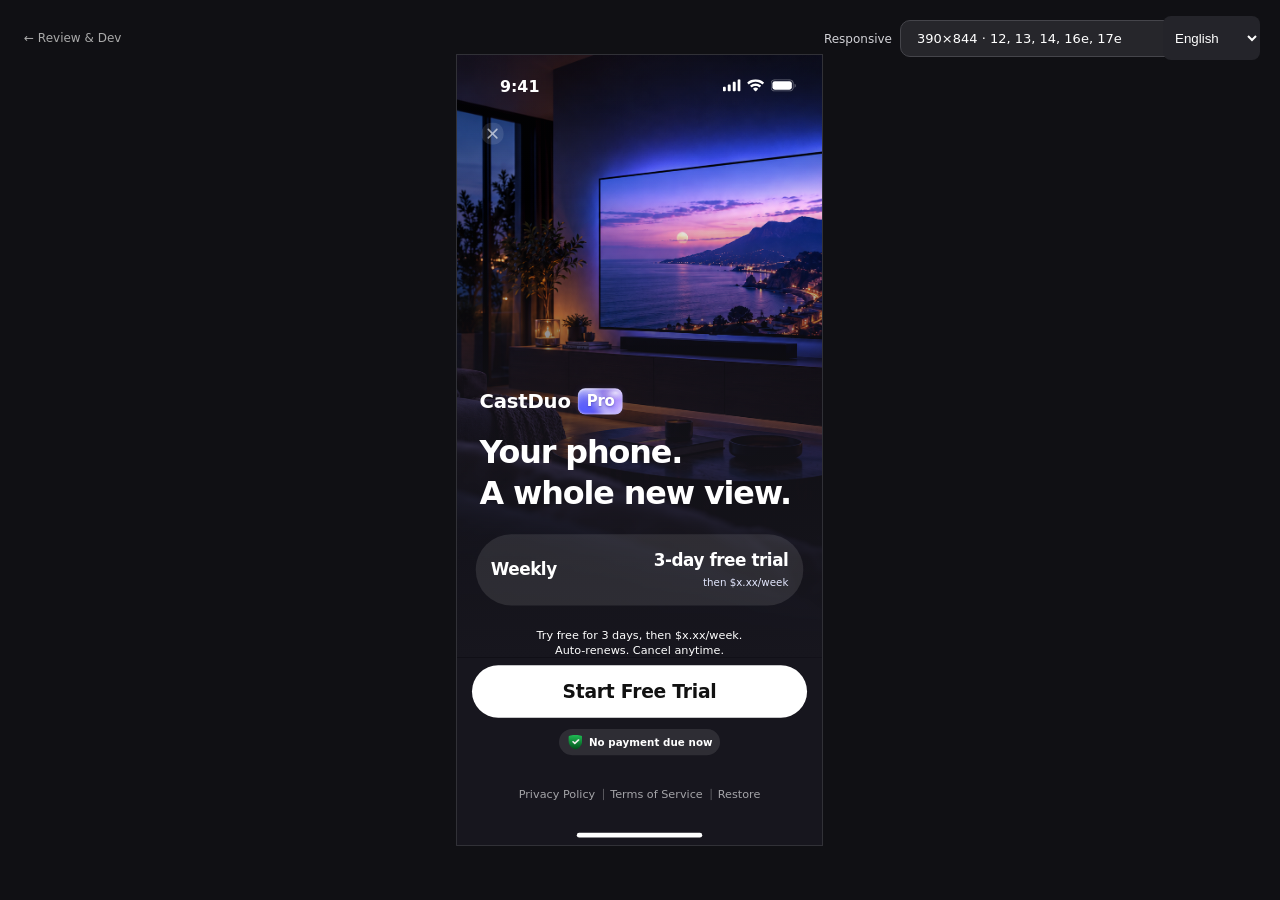
<file: paywalls/castduo-plus/index.html>
<!doctype html>
<html lang="en">
<meta charset="utf-8">
<meta name="viewport" content="width=device-width,initial-scale=1">
<title>CastDuo Plus — Cinematic</title>
<style>
*{box-sizing:border-box}body{margin:0;padding:32px;background:#e9edf3;color:#19253a;font:15px/1.45 system-ui,-apple-system,sans-serif}h1{margin:0;font-size:30px}body>p{max-width:900px;color:#526079}.notice{padding:12px 16px;background:#fff0c9;border:1px solid #cfa943;border-radius:12px;max-width:1000px}.row{margin:32px 0}.frames{display:flex;align-items:flex-start;gap:24px;flex-wrap:wrap}figure{margin:0}figcaption{font-size:14px;font-weight:650;margin-top:12px}.checks{max-width:390px;margin-top:8px;font-size:12px;color:#46536a}.checks.bad{color:#8c350a}.phone{width:var(--w);height:var(--h);border-radius:28px;background:#fff;overflow:hidden;box-shadow:0 8px 32px #263b5520;border:1px solid #c8d0df;color:#18233a;position:relative;font-family:-apple-system,BlinkMacSystemFont,system-ui,sans-serif;font-size:calc(15px * var(--scale));--accent:#224fd3}.viewport{height:100%;overflow:auto;overscroll-behavior:contain}.screen{min-height:100%;display:flex;flex-direction:column;padding-bottom:var(--safe-bottom)}button,a{font:inherit}button{cursor:pointer}button:disabled{cursor:default;opacity:.6}button:focus-visible,a:focus-visible{outline:3px solid #d67a00;outline-offset:2px}.top{display:flex;align-items:center;justify-content:space-between;padding:var(--safe-top) 12px 0;min-height:calc(44px + var(--safe-top));flex-shrink:0}.brand{font-size:1em;font-weight:700;padding-left:8px}.close{border:0;background:transparent;font-size:1.5em;min-width:44px;min-height:44px;color:#46536a}.story{padding:8px 24px 12px}.hero{font-size:2.3em;color:var(--accent);line-height:1.2}.hero img{display:block;width:100%;max-height:100px;object-fit:contain}.story h2{font-size:1.8em;line-height:1.15;letter-spacing:-.035em;margin:6px 0 8px}.story p{margin:0;color:#526079;font-size:.94em}.pricing{padding:0 20px;margin-top:auto}.plans{display:grid;gap:8px}.plan{min-height:64px;padding:8px 12px;border:1px solid #cad1df;border-radius:14px;background:white;color:inherit;display:flex;align-items:center;gap:12px;text-align:left;width:100%}.plan[aria-checked=true]{border:2px solid var(--accent);padding:7px 11px;background:#eef3ff}.radio{border:1px solid #6d778b;border-radius:50%;width:20px;height:20px;flex-shrink:0;display:grid;place-items:center}.plan[aria-checked=true] .radio:after{content:'✓';font-size:13px;font-weight:bold;color:var(--accent)}.plan-main{display:grid;gap:2px;flex:1}.name{font-size:.94em;font-weight:650}.detail{font-size:.8em;color:#46536a}.money{font-weight:750;font-size:1.35em;text-align:right;line-height:1.2}.period{font-size:.58em;font-weight:500;display:block;margin-top:3px}.disclosure{font-size:.8em;line-height:1.4;margin:12px 0;color:#46536a;overflow-wrap:anywhere}.primary,.secondary{min-height:52px;width:100%;border:0;border-radius:14px;background:var(--accent);color:#fff;font-size:1.06em;font-weight:650;padding:12px}.secondary{background:#e9eef9;color:#2249ad;margin-top:8px}.utility{display:flex;flex-wrap:wrap;justify-content:center;gap:0 8px;margin-top:4px}.utility button,.utility a{min-height:44px;min-width:44px;display:inline-flex;align-items:center;justify-content:center;background:transparent;border:0;color:#324e90;text-decoration:underline;padding:8px;font-size:.8em;text-align:center}.utility .restore{flex-basis:100%}.status{background:#f0f3f8;border-radius:12px;padding:12px;margin:12px 0;font-size:.9em}.skeleton{min-height:64px;border-radius:14px;background:linear-gradient(90deg,#e5e9f0,#f6f7fa,#e5e9f0);display:grid;place-items:center;color:#526079}.result{margin:16px 20px;padding:20px;border-radius:20px;background:#edf3ff}.result h2{font-size:1.6em}.result p{overflow-wrap:anywhere}.compact .story{padding-top:0;padding-bottom:8px}.compact .hero{display:none}.compact .story h2{font-size:1.6em;margin-top:2px}.sheet-layer{position:absolute;inset:0;background:#14244366;display:flex;align-items:flex-end;z-index:5}.sheet{background:#fff;border-radius:20px 20px 0 0;max-height:85%;overflow:auto;width:100%;padding:12px 20px 24px}.sheet header{display:flex;align-items:center;justify-content:space-between}.sheet h3{font-size:1.15em}.sheet p{font-size:.94em}.sheet a{display:inline-flex;align-items:center;min-height:44px;color:#224fd3}.sample-link{color:#914800;font-size:.8em;min-height:44px;display:inline-flex;align-items:center;padding:8px}.review-tools{display:flex;gap:8px;flex-wrap:wrap;max-width:390px;margin:8px 0}.review-tools button{font:12px system-ui;padding:8px;background:#fff;border:1px solid #a9b6ca;border-radius:8px}.cards .plans{grid-template-columns:repeat(2,minmax(0,1fr))}.cards .plan{display:grid;gap:6px}.cards .plan:last-child:nth-child(odd){grid-column:1/-1}.cards .money{text-align:left}.large-type .plans{grid-template-columns:1fr}.large-type .plan{display:flex}.large-type .money{text-align:right}.large-type .story h2{font-size:1.4em}.large-type .hero{display:none}@media(prefers-reduced-motion:reduce){*{scroll-behavior:auto!important}}@media(max-width:500px){body{padding:16px}.frames{flex-wrap:nowrap;overflow:auto;padding:8px 4px 24px}figure{flex-shrink:0}}
</style><link rel="stylesheet" href="assets/paywall-entrance.css?v=perf6"><link rel="stylesheet" href="assets/handpicked-01.css?v=comments-fix1">
<h1>01 · Cinematic</h1>
<p>Review board · HTML simulation · App Store confirmation and real transactions are implemented by StoreKit.</p>
<div id="notice" class="notice"></div>
<main id="board"></main>
<script>
// SAMPLE DATA ONLY. Use displayPrice and offer facts confirmed for the actual storefront.
// sample:false never certifies App Review compliance; missing policy URLs remain warnings.
const CONFIG={sample:true,app:'CastDuo',store:'App Store',layout:'single',focus:'weekly',headline:'Your screen. Bigger.',benefits:'Cast your phone screen to your TV.',hero:{src:'',alt:''},accent:'#ffffff',dismissible:true,termsURL:'',privacyURL:'',supportURL:'',plans:[{id:'weekly',type:'subscription',group:'UNCONFIRMED',name:'Weekly',price:'$x.xx',period:'week',trialDuration:'3 days'}],locale:null};
const TEXT = {
  en:{trial:'Start Free Trial',subscribe:'Subscribe',buy:'Buy Once',checking:'Checking offer…',loading:'Loading plans…',loadError:'Plans couldn’t be loaded. Please try again.',retry:'Try Again',restore:'Restore Purchases',restoring:'Checking your purchases…',terms:'Terms of Use',privacy:'Privacy Policy',close:'Close paywall',once:'One-time purchase',continue:'Continue',done:'Done',processing:'Processing…',manage:'Manage Subscription',unknown:'Checking available offers. Purchase is unavailable until the offer is confirmed.',
    trialLine:(p)=>`${p.trialDuration} free, then ${p.price} per ${p.period}. Automatically renews unless canceled. Cancel at least 24 hours before the trial ends to avoid renewal. Manage in App Store account settings.`,
    subLine:(p)=>`${p.price} per ${p.period}. Automatically renews unless canceled. Manage or cancel in App Store account settings.`,lifeLine:p=>`${p.price}, one-time purchase. No subscription.`,trialTag:p=>`${p.trialDuration} free`,
    pending:'Your purchase is pending. Access will update once it’s confirmed.',cancelled:'Purchase canceled.',failed:'Your purchase couldn’t be completed. Please try again.',unverified:'We couldn’t confirm your access yet. Check again or contact support.',success:'Your access is ready.',active:'Your subscription is active.',restoreEmpty:'No active purchases found. Check the Apple Account used for your purchase.',restoreError:'Purchases couldn’t be restored. Please try again.',dismissed:'Paywall closed.',samplePolicy:'Sample — policy URL missing',policyMissing:'Provide the app’s actual policy URL before delivery.',policyBody:'This preview opens the configured policy. It does not generate or replace the app’s legal document.',openPolicy:'Open full document',system:'Prototype: choose a simulated result below this phone. The app must present the real App Store purchase sheet.'},
  ko:{trial:'무료 체험 시작',subscribe:'구독하기',buy:'한 번 구매',checking:'혜택 확인 중…',loading:'요금제 불러오는 중…',loadError:'요금제를 불러오지 못했습니다. 다시 시도해 주세요.',retry:'다시 시도',restore:'구매 복원',restoring:'구매 내역 확인 중…',terms:'이용 약관',privacy:'개인정보 처리방침',close:'닫기',once:'일회성 구매',continue:'계속',done:'완료',processing:'처리 중…',manage:'구독 관리',unknown:'이용 가능한 혜택을 확인하고 있습니다. 확인이 완료되면 구매할 수 있습니다.',
    trialLine:p=>`${p.trialDuration} 무료 체험 후 ${p.price}/${p.period}. 해지하지 않으면 자동 갱신됩니다. 갱신을 원하지 않으면 체험 종료 최소 24시간 전에 해지하세요. App Store 계정 설정에서 구독을 관리할 수 있습니다.`,
    subLine:p=>`${p.price}/${p.period}. 해지하지 않으면 자동 갱신됩니다. App Store 계정 설정에서 구독을 관리하거나 해지할 수 있습니다.`,lifeLine:p=>`${p.price} 일회성 구매. 구독이 아닙니다.`,trialTag:p=>`${p.trialDuration} 무료`,
    pending:'구매가 대기 중입니다. 확인 후 이용 권한이 업데이트됩니다.',cancelled:'구매가 취소되었습니다.',failed:'구매를 완료하지 못했습니다. 다시 시도해 주세요.',unverified:'이용 권한을 확인하지 못했습니다. 다시 확인하거나 지원팀에 문의하세요.',success:'이용 권한이 준비되었습니다.',active:'구독이 활성화되어 있습니다.',restoreEmpty:'활성 구매를 찾지 못했습니다. 구매에 사용한 Apple 계정을 확인하세요.',restoreError:'구매를 복원하지 못했습니다. 다시 시도해 주세요.',dismissed:'닫혔습니다.',samplePolicy:'샘플 — 정책 URL 없음',policyMissing:'최종 전달 전에 앱의 실제 정책 URL을 제공하세요.',policyBody:'설정된 정책 문서를 엽니다. 이 미리보기는 법률 문서를 생성하거나 대체하지 않습니다.',openPolicy:'전체 문서 열기',system:'프로토타입: 화면 아래에서 결과를 선택하세요. 실제 앱은 App Store 구매 화면을 사용해야 합니다.'}
};
const esc=s=>String(s??'').replace(/[&<>"']/g,c=>({'&':'&amp;','<':'&lt;','>':'&gt;','"':'&quot;',"'":'&#39;'}[c]));
function safeURL(s){try{const u=new URL(s);return u.protocol==='https:'?u.href:''}catch{return ''}}
function context(o){
  const L=o.locale?CONFIG.locale:null,S=TEXT[L?.lang]||TEXT.en;
  const plans=CONFIG.plans.map(p=>({...p,...L?.plans?.[p.id]}));
  const p=plans.find(p=>p.id===o.sel)||plans.find(p=>p.id===CONFIG.focus)||plans[0];
  const trial=o.eligibility==='eligible'&&p.type==='subscription'&&!!p.trialDuration;
  return {L,S,plans,p,trial};
}
const busyStates=['loading','unknown','purchasing','restoring','pending','unverified'];
const accessStates=['success','restored','active'];
function utility(S,o){return `<div class="utility"><button class="restore" data-action="restore" ${['purchasing','restoring'].includes(o.state)?'disabled':''}>${o.state==='restoring'?esc(S.restoring):esc(S.restore)}</button>${['terms','privacy'].map(k=>safeURL(CONFIG[k+'URL'])?`<a href="${esc(safeURL(CONFIG[k+'URL']))}" data-action="${k}">${esc(S[k])}</a>`:`<button data-action="${k}">${esc(S[k])}</button>`).join('')}</div>`}
function policySheet(o,S){
  if(!o.sheet)return '';const url=safeURL(CONFIG[o.sheet+'URL']);
  return `<div class="sheet-layer"><section class="sheet" role="dialog" aria-modal="true" aria-label="${esc(S[o.sheet])}"><header><h3>${esc(S[o.sheet])}</h3><button class="close" data-action="closeSheet" aria-label="${esc(S.done)}">×</button></header><p>${esc(url?S.policyBody:S.policyMissing)}</p>${url?`<a target="_blank" rel="noopener" href="${esc(url)}">${esc(S.openPolicy)}</a>`:`<p class="sample-link">${esc(S.samplePolicy)}</p>`}</section></div>`;
}
function render(o){
  const {L,S,plans,p,trial}=context(o);const access=accessStates.includes(o.state),unavailable=['loading','load-error','empty'].includes(o.state);
  const header=`<header class="top"><span class="brand">${esc(CONFIG.app)}</span>${CONFIG.dismissible?`<button class="close" data-action="dismiss" aria-label="${esc(S.close)}">×</button>`:''}</header>`;
  const links=utility(S,o);
  if(o.state==='dismissed')return `${header}<div class="result"><p>${esc(S.dismissed)}</p><button class="primary" data-action="reset">${esc(S.continue)}</button></div>`;
  if(access)return `${header}<div class="result" role="status"><h2>${esc(o.state==='active'?S.active:S.success)}</h2><button class="primary" data-action="dismiss">${esc(S.continue)}</button>${p.type==='subscription'?`<a class="secondary" style="display:block;text-align:center" href="https://apps.apple.com/account/subscriptions" target="_blank" rel="noopener">${esc(S.manage)}</a>`:''}</div><div class="pricing">${links}</div>${policySheet(o,S)}`;
  const story=`<section class="story"><div class="hero" aria-hidden="true">${CONFIG.hero.src?`<img src="${esc(CONFIG.hero.src)}" alt="${esc(CONFIG.hero.alt)}">`:'✦'}</div><h2>${esc(L?.headline||CONFIG.headline)}</h2><p>${esc(L?.benefits||CONFIG.benefits)}</p></section>`;
  let selector='';
  if(o.state==='loading')selector=`<div class="skeleton" role="status">${esc(S.loading)}</div>`;
  else if(unavailable)selector=`<div class="status" role="status">${esc(S.loadError)}</div>`;
  else selector=`<div class="plans" role="radiogroup" aria-label="${L?'요금제':'Plans'}">${plans.map(q=>{const offered=o.eligibility==='eligible'&&q.type==='subscription'&&q.trialDuration;return `<button class="plan" role="radio" aria-checked="${q.id===p.id}" data-plan="${esc(q.id)}" ${busyStates.includes(o.state)?'disabled':''}><span class="radio" aria-hidden="true"></span><span class="plan-main"><span class="name">${esc(q.name)}</span><span class="detail">${esc(q.type==='non-consumable'?S.once:offered?S.trialTag(q):q.equivalent||'')}</span></span><span class="money">${esc(q.price)}${q.period?`<span class="period">/ ${esc(q.period)}</span>`:''}</span></button>`}).join('')}</div>`;
  const disclosure=unavailable?'':p.type==='non-consumable'?S.lifeLine(p):trial?S.trialLine(p):S.subLine(p);
  const statusKeys={'unknown':'unknown','pending':'pending','cancelled':'cancelled','purchase-error':'failed','unverified':'unverified','restore-empty':'restoreEmpty','restore-error':'restoreError','purchasing':'system','restoring':'restoring'};
  const status=statusKeys[o.state]?`<div class="status" role="status">${esc(S[statusKeys[o.state]])}</div>`:'';
  const cta=o.state==='loading'?S.loading:o.state==='unknown'?S.checking:o.state==='restoring'?S.restoring:o.state==='purchasing'?S.processing:o.state==='pending'?S.done:o.state==='unverified'?S.retry:unavailable?S.retry:p.type==='non-consumable'?S.buy:trial?S.trial:S.subscribe;
  const disabled=busyStates.includes(o.state)&&!['pending','unverified'].includes(o.state);
  const action=['load-error','empty'].includes(o.state)?'retry':o.state==='pending'?'dismiss':o.state==='unverified'?'recheck':'purchase';
  return `${header}${story}<section class="pricing">${selector}${status}<p class="disclosure">${esc(disclosure)}</p><button class="primary" data-action="${action}" ${disabled?'disabled':''}>${esc(cta)}</button>${CONFIG.supportURL&&['unverified','purchase-error','restore-error'].includes(o.state)?`<div class="utility"><a href="${esc(safeURL(CONFIG.supportURL))}">Contact Support</a></div>`:''}${links}</section>${policySheet(o,S)}`;
}
function check(o){
  const {p,trial}=context(o),w=[];
  if(CONFIG.store!=='App Store')w.push('Store must be App Store');
  if(!safeURL(CONFIG.termsURL)||!safeURL(CONFIG.privacyURL))w.push('Cần URL Terms/Privacy thật');
  if(!p?.price)w.push('Missing product price');
  if(p.type==='subscription'&&(!p.period||!p.group))w.push('Missing period/group');
  if(p.type==='non-consumable'&&(p.period||p.trialDuration))w.push('Non-consumable có subscription/trial fields');
  if(trial&&o.eligibility!=='eligible')w.push('Trial without confirmed eligibility');
  return w;
}
const FRAME_OPTS=[];
function frame(label,opts={}){
  const o={sel:CONFIG.focus,state:'ready',eligibility:'eligible',width:390,height:844,safeTop:24,safeBottom:20,scale:1,...opts};
  const i=FRAME_OPTS.push(o)-1;
  const classes=[o.height<=667?'compact':'',o.scale>1?'large-type':'',CONFIG.layout==='cards'?'cards':''].join(' ');
  return `<figure data-i="${i}"><div class="phone ${classes}" lang="${o.locale?CONFIG.locale.lang:'en'}" style="--w:${o.width}px;--h:${o.height}px;--safe-top:${o.safeTop}px;--safe-bottom:${o.safeBottom}px;--scale:${o.scale};--accent:${CONFIG.accent}"><div class="viewport" tabindex="0"><div class="screen">${render(o)}</div></div></div><figcaption>${esc(label)}</figcaption><div class="checks"></div><div class="review-tools" hidden></div></figure>`;
}
function board(){
  FRAME_OPTS.length=0;
  const rows=[['Layout & readability',[
    frame('iPhone · 390×844'),frame('Compact · 375×667',{width:375,height:667,safeTop:20,safeBottom:0}),
    frame('Text 200% · scroll to inspect',{scale:2}),frame('Safe area stress test',{safeTop:59,safeBottom:34}),
    ...(CONFIG.locale?[frame(CONFIG.locale.label,{locale:true})]:[])]],
    ['Offers & availability',[
      ...CONFIG.plans.map(p=>frame(p.type==='non-consumable'?'Lifetime · one time':p.name,{sel:p.id})),
      frame('Không đủ điều kiện trial',{eligibility:'ineligible'}),frame('Chưa biết eligibility',{state:'unknown',eligibility:'unknown'}),
      frame('Đang tải products',{state:'loading',eligibility:'unknown'}),frame('Lỗi tải products',{state:'load-error',eligibility:'unknown'}),frame('Không có product khả dụng',{state:'empty',eligibility:'unknown'})]],
    ['Purchase & entitlement',[
      frame('Đang mở App Store purchase sheet',{state:'purchasing'}),frame('User hủy · giữ selection',{state:'cancelled'}),frame('Pending · chưa unlock',{state:'pending'}),
      frame('Lỗi purchase',{state:'purchase-error'}),frame('Chưa xác minh transaction',{state:'unverified'}),frame('Verified success',{state:'success'}),frame('Đã có entitlement',{state:'active',eligibility:'ineligible'})]],
    ['Restore & policy',[
      frame('Đang restore',{state:'restoring'}),frame('Restore thành công · entitlement hợp lệ',{state:'restored'}),frame('Restore không tìm thấy quyền',{state:'restore-empty'}),frame('Restore lỗi',{state:'restore-error'}),frame('Terms reader',{sheet:'terms'}),frame('Privacy reader',{sheet:'privacy'})]]];
  document.querySelector('#board').innerHTML=(new URLSearchParams(location.search).get('view')==='board'?rows:[[rows[0][0],[rows[0][1][0]]]]).map(([title,frames])=>`<section class="row"><h2>${esc(title)}</h2><div class="frames">${frames.join('')}</div></section>`).join('');
  document.querySelector('#notice').textContent=CONFIG.sample?'SAMPLE — fictional app, prices and offers. Policy URLs are intentionally missing. This is a prototype, not a purchase screen connected to StoreKit.':'App data mode — verify product data, policy URLs, native accessibility and StoreKit behavior before delivery.';
  document.querySelectorAll('figure').forEach(update);
}
function update(fig){
  const i=+fig.dataset.i,o=FRAME_OPTS[i];fig.querySelector('.screen').innerHTML=render(o);
  const warnings=check(o);fig.querySelector('.checks').className='checks'+(warnings.length?' bad':'');
  fig.querySelector('.checks').textContent=(CONFIG.sample?'SAMPLE · ':'')+(warnings.length?'⚠ '+warnings.join(' · '):'Basic data checks passed · visual/native QA still required');
  const tools=fig.querySelector('.review-tools');
  const modes=o.state==='purchasing'?[['success','Verified success'],['pending','Pending'],['cancelled','Cancel'],['purchase-error','Error'],['unverified','Unverified']]:o.state==='restoring'?[['restored','Active entitlement'],['restore-empty','No entitlement'],['restore-error','Restore error']]:o.state==='unverified'?[['success','Verified entitlement'],['unverified','Still unresolved']]:o.state==='unknown'?[['ready','Eligible'],['ineligible','Ineligible']]:[];
  tools.hidden=!modes.length;tools.innerHTML=modes.map(([state,label])=>`<button data-result="${state}">${esc(label)}</button>`).join('');
}
document.addEventListener('click',e=>{
  const target=e.target.closest('[data-action],[data-plan],[data-result]');if(!target)return;
  const fig=target.closest('figure');if(!fig)return;const o=FRAME_OPTS[+fig.dataset.i];
  e.preventDefault();const plan=target.dataset.plan,result=target.dataset.result,action=target.dataset.action;
  if(plan){o.sel=plan;o.state='ready'}
  else if(result){o.state=result==='ineligible'?'ready':result;if(['ready','ineligible'].includes(result))o.eligibility=result==='ready'?'eligible':'ineligible'}
  else if(['terms','privacy'].includes(action))o.sheet=action;
  else if(action==='closeSheet')o.sheet=null;
  else if(action==='dismiss')o.state='dismissed';
  else if(action==='reset'){o.state='ready';o.sheet=null}
  else if(action==='retry'){o.state='unknown';o.eligibility='unknown'}
  else if(action==='purchase')o.state='purchasing';
  else if(action==='restore')o.state='restoring';
  else if(action==='recheck')o.state='unverified';
  update(fig);
  if(o.sheet)fig.querySelector('.sheet button')?.focus();
});
document.addEventListener('keydown',e=>{
  const dialog=e.target.closest('[role="dialog"]');
  if(e.key==='Tab'&&dialog){const focusable=[...dialog.querySelectorAll('button:not(:disabled),a[href]')];const first=focusable[0],last=focusable.at(-1);if(e.shiftKey&&e.target===first){e.preventDefault();last?.focus()}else if(!e.shiftKey&&e.target===last){e.preventDefault();first?.focus()}}
  if(e.key==='Escape'){const fig=e.target.closest('figure');if(fig){const o=FRAME_OPTS[+fig.dataset.i];if(o.sheet){o.sheet=null;update(fig);fig.querySelector('[data-action="terms"]')?.focus()}}}
});
</script>
<script>const STYLE={"id": "cinematic", "name": "01 · Cinematic", "ref": "Moonly", "url": "https://mobbin.com/screens/b2a7f4f6-e03e-4875-97ec-79c299a244c7", "image": "moonly.webp", "color": "#ffb357", "description": "Ảnh phủ nền · chữ lớn lệch trái · card kính mờ · CTA trắng", "slot": null, "media": "Static photography · no animation"}</script><script>if(new URLSearchParams(location.search).get("view")!=="board")document.documentElement.classList.add("single")</script><script src="assets/handpicked-01.js?v=comments-fix1"></script><script src="assets/style-nav.js?v=5"></script></html>

<link rel="stylesheet" href="assets/cta-structure.css?v=offer-copy1"><script src="assets/cta-structure.js?v=offer-copy1"></script>

<style>
.single:not(.embed) #preview figure{width:calc(var(--device-w, 390px) * var(--device-fit, 1));height:calc(var(--device-h, 844px) * var(--device-fit, 1))}
.single:not(.embed) #preview .phone{transform:scale(var(--device-fit, 1))}
.device-picker{position:fixed;top:20px;right:20px;z-index:20;display:flex;align-items:center;gap:8px;color:#d2d2d7;font:12px system-ui}
.device-picker select{max-width:min(360px,75vw);padding:9px 30px 9px 12px;border:1px solid #45454b;border-radius:10px;background:#26262b;color:#fff;font:13px system-ui}
@media(max-width:740px){.device-picker{top:10px;right:10px}.device-picker label{display:none}}
[data-style=go-plus] .screen > .pro-badge-visual{margin-block:auto}
[data-style=go-plus] .screen > .go-buy{margin-top:0}
</style>
<script>
if(document.documentElement.classList.contains('single') && !new URLSearchParams(location.search).has('embed')){
 const devices=[['440×956 · 16 Pro Max, 17 Pro Max',440,956],['420×912 · iPhone Air',420,912],['430×932 · 14 Pro Max, 15 Plus, 15 Pro Max, 16 Plus',430,932],['402×874 · 16 Pro, 17, 17 Pro',402,874],['393×852 · 14 Pro, 15, 15 Pro, 16',393,852],['390×844 · 12, 13, 14, 16e, 17e',390,844],['414×896 · iPhone 11',414,896],['375×812 · 12 mini, 13 mini',375,812],['375×667 · SE 2, SE 3 (nút Home)',375,667]];
 const picker=document.createElement('div');picker.className='device-picker';picker.innerHTML='<label for="device-size">Responsive</label><select id="device-size" aria-label="Chọn kích thước iPhone">'+devices.map((d,i)=>`<option value="${i}" ${i===5?'selected':''}>${d[0]}</option>`).join('')+'</select>';document.body.append(picker);
 const select=picker.querySelector('select');
 function resizePreview(){const [,w,h]=devices[+select.value];const fig=document.querySelector('#preview figure');if(!fig)return;const phone=fig.querySelector('.phone');const o=FRAME_OPTS[+fig.dataset.i];o.width=w;o.height=h;phone.style.setProperty('--w',w+'px');phone.style.setProperty('--h',h+'px');phone.classList.toggle('compact',h<=667);fig.style.setProperty('--device-w',w+'px');fig.style.setProperty('--device-h',h+'px');const fit=Math.min(1,(window.innerWidth-32)/w,(window.innerHeight-110)/h);fig.style.setProperty('--device-fit',Math.max(.1,fit));}
 select.addEventListener('change',resizePreview);window.addEventListener('resize',resizePreview);resizePreview();
}
</script>

<script src="assets/review-bridge.js?v=2"></script>

<script src="assets/i18n-catalog.js?v=offer-copy1"></script><script src="assets/i18n-paywall.js?v=1"></script>
<script src="assets/paywall-entrance.js?v=perf6"></script>
</file>
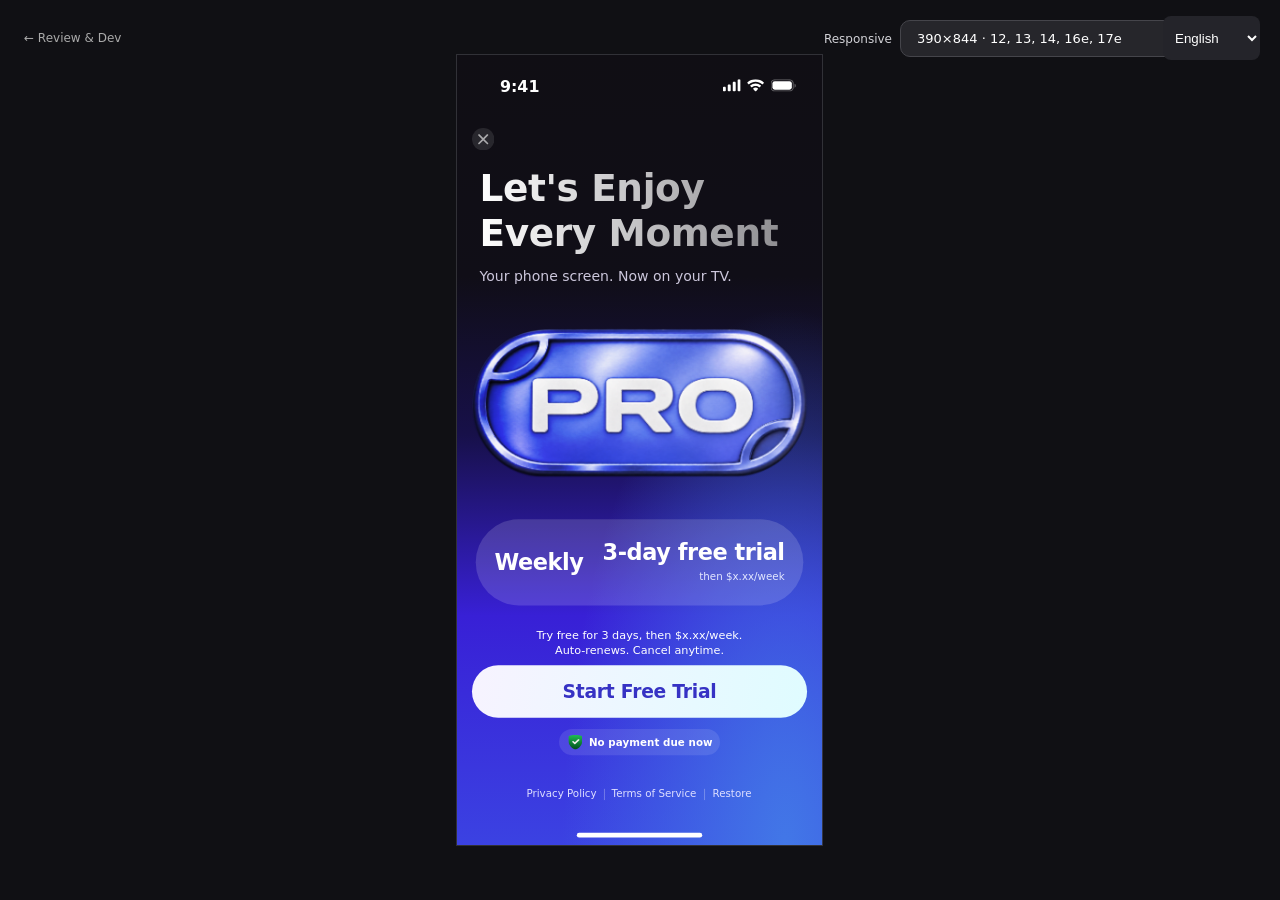
<file: paywalls/castduo/index.html>
<!doctype html>
<html lang="en">
<meta charset="utf-8">
<meta name="viewport" content="width=device-width,initial-scale=1">
<title>CastDuo PRO — Paywall stock</title>
<style>
*{box-sizing:border-box}body{margin:0;padding:32px;background:#e9edf3;color:#19253a;font:15px/1.45 system-ui,-apple-system,sans-serif}h1{margin:0;font-size:30px}body>p{max-width:900px;color:#526079}.notice{padding:12px 16px;background:#fff0c9;border:1px solid #cfa943;border-radius:12px;max-width:1000px}.row{margin:32px 0}.frames{display:flex;align-items:flex-start;gap:24px;flex-wrap:wrap}figure{margin:0}figcaption{font-size:14px;font-weight:650;margin-top:12px}.checks{max-width:390px;margin-top:8px;font-size:12px;color:#46536a}.checks.bad{color:#8c350a}.phone{width:var(--w);height:var(--h);border-radius:28px;background:#fff;overflow:hidden;box-shadow:0 8px 32px #263b5520;border:1px solid #c8d0df;color:#18233a;position:relative;font-family:-apple-system,BlinkMacSystemFont,system-ui,sans-serif;font-size:calc(15px * var(--scale));--accent:#224fd3}.viewport{height:100%;overflow:auto;overscroll-behavior:contain}.screen{min-height:100%;display:flex;flex-direction:column;padding-bottom:var(--safe-bottom)}button,a{font:inherit}button{cursor:pointer}button:disabled{cursor:default;opacity:.6}button:focus-visible,a:focus-visible{outline:3px solid #d67a00;outline-offset:2px}.top{display:flex;align-items:center;justify-content:space-between;padding:var(--safe-top) 12px 0;min-height:calc(44px + var(--safe-top));flex-shrink:0}.brand{font-size:1em;font-weight:700;padding-left:8px}.close{border:0;background:transparent;font-size:1.5em;min-width:44px;min-height:44px;color:#46536a}.story{padding:8px 24px 12px}.hero{font-size:2.3em;color:var(--accent);line-height:1.2}.hero img{display:block;width:100%;max-height:100px;object-fit:contain}.story h2{font-size:1.8em;line-height:1.15;letter-spacing:-.035em;margin:6px 0 8px}.story p{margin:0;color:#526079;font-size:.94em}.pricing{padding:0 20px;margin-top:auto}.plans{display:grid;gap:8px}.plan{min-height:64px;padding:8px 12px;border:1px solid #cad1df;border-radius:14px;background:white;color:inherit;display:flex;align-items:center;gap:12px;text-align:left;width:100%}.plan[aria-checked=true]{border:2px solid var(--accent);padding:7px 11px;background:#eef3ff}.radio{border:1px solid #6d778b;border-radius:50%;width:20px;height:20px;flex-shrink:0;display:grid;place-items:center}.plan[aria-checked=true] .radio:after{content:'✓';font-size:13px;font-weight:bold;color:var(--accent)}.plan-main{display:grid;gap:2px;flex:1}.name{font-size:.94em;font-weight:650}.detail{font-size:.8em;color:#46536a}.money{font-weight:750;font-size:1.35em;text-align:right;line-height:1.2}.period{font-size:.58em;font-weight:500;display:block;margin-top:3px}.disclosure{font-size:.8em;line-height:1.4;margin:12px 0;color:#46536a;overflow-wrap:anywhere}.primary,.secondary{min-height:52px;width:100%;border:0;border-radius:14px;background:var(--accent);color:#fff;font-size:1.06em;font-weight:650;padding:12px}.secondary{background:#e9eef9;color:#2249ad;margin-top:8px}.utility{display:flex;flex-wrap:wrap;justify-content:center;gap:0 8px;margin-top:4px}.utility button,.utility a{min-height:44px;min-width:44px;display:inline-flex;align-items:center;justify-content:center;background:transparent;border:0;color:#324e90;text-decoration:underline;padding:8px;font-size:.8em;text-align:center}.utility .restore{flex-basis:100%}.status{background:#f0f3f8;border-radius:12px;padding:12px;margin:12px 0;font-size:.9em}.skeleton{min-height:64px;border-radius:14px;background:linear-gradient(90deg,#e5e9f0,#f6f7fa,#e5e9f0);display:grid;place-items:center;color:#526079}.result{margin:16px 20px;padding:20px;border-radius:20px;background:#edf3ff}.result h2{font-size:1.6em}.result p{overflow-wrap:anywhere}.compact .story{padding-top:0;padding-bottom:8px}.compact .hero{display:none}.compact .story h2{font-size:1.6em;margin-top:2px}.sheet-layer{position:absolute;inset:0;background:#14244366;display:flex;align-items:flex-end;z-index:5}.sheet{background:#fff;border-radius:20px 20px 0 0;max-height:85%;overflow:auto;width:100%;padding:12px 20px 24px}.sheet header{display:flex;align-items:center;justify-content:space-between}.sheet h3{font-size:1.15em}.sheet p{font-size:.94em}.sheet a{display:inline-flex;align-items:center;min-height:44px;color:#224fd3}.sample-link{color:#914800;font-size:.8em;min-height:44px;display:inline-flex;align-items:center;padding:8px}.review-tools{display:flex;gap:8px;flex-wrap:wrap;max-width:390px;margin:8px 0}.review-tools button{font:12px system-ui;padding:8px;background:#fff;border:1px solid #a9b6ca;border-radius:8px}.cards .plans{grid-template-columns:repeat(2,minmax(0,1fr))}.cards .plan{display:grid;gap:6px}.cards .plan:last-child:nth-child(odd){grid-column:1/-1}.cards .money{text-align:left}.large-type .plans{grid-template-columns:1fr}.large-type .plan{display:flex}.large-type .money{text-align:right}.large-type .story h2{font-size:1.4em}.large-type .hero{display:none}@media(prefers-reduced-motion:reduce){*{scroll-behavior:auto!important}}@media(max-width:500px){body{padding:16px}.frames{flex-wrap:nowrap;overflow:auto;padding:8px 4px 24px}figure{flex-shrink:0}}
</style><link rel="stylesheet" href="assets/paywall-entrance.css?v=perf6"><link rel="stylesheet" href="assets/style-studies.css?v=5"><link rel="stylesheet" href="assets/handpicked-11.css?v=trial-highlight1">
<h1>11 · Go Plus</h1>
<p>Review board · HTML simulation · App Store confirmation and real transactions are implemented by StoreKit.</p>
<div id="notice" class="notice"></div>
<main id="board"></main>
<script>
// SAMPLE DATA ONLY. Use displayPrice and offer facts confirmed for the actual storefront.
// sample:false never certifies App Review compliance; missing policy URLs remain warnings.
const CONFIG={sample:true,app:'CastDuo',store:'App Store',layout:'single',focus:'weekly',headline:'Your screen. Bigger.',benefits:'Cast your phone screen to your TV.',hero:{src:'',alt:''},accent:'#ffffff',dismissible:true,termsURL:'',privacyURL:'',supportURL:'',plans:[{id:'weekly',type:'subscription',group:'UNCONFIRMED',name:'Weekly',price:'$x.xx',period:'week',trialDuration:'3 days'}],locale:null};
const TEXT = {
  en:{trial:'Start Free Trial',subscribe:'Subscribe',buy:'Buy Once',checking:'Checking offer…',loading:'Loading plans…',loadError:'Plans couldn’t be loaded. Please try again.',retry:'Try Again',restore:'Restore Purchases',restoring:'Checking your purchases…',terms:'Terms of Use',privacy:'Privacy Policy',close:'Close paywall',once:'One-time purchase',continue:'Continue',done:'Done',processing:'Processing…',manage:'Manage Subscription',unknown:'Checking available offers. Purchase is unavailable until the offer is confirmed.',
    trialLine:(p)=>`${p.trialDuration} free, then ${p.price} per ${p.period}. Automatically renews unless canceled. Cancel at least 24 hours before the trial ends to avoid renewal. Manage in App Store account settings.`,
    subLine:(p)=>`${p.price} per ${p.period}. Automatically renews unless canceled. Manage or cancel in App Store account settings.`,lifeLine:p=>`${p.price}, one-time purchase. No subscription.`,trialTag:p=>`${p.trialDuration} free`,
    pending:'Your purchase is pending. Access will update once it’s confirmed.',cancelled:'Purchase canceled.',failed:'Your purchase couldn’t be completed. Please try again.',unverified:'We couldn’t confirm your access yet. Check again or contact support.',success:'Your access is ready.',active:'Your subscription is active.',restoreEmpty:'No active purchases found. Check the Apple Account used for your purchase.',restoreError:'Purchases couldn’t be restored. Please try again.',dismissed:'Paywall closed.',samplePolicy:'Sample — policy URL missing',policyMissing:'Provide the app’s actual policy URL before delivery.',policyBody:'This preview opens the configured policy. It does not generate or replace the app’s legal document.',openPolicy:'Open full document',system:'Prototype: choose a simulated result below this phone. The app must present the real App Store purchase sheet.'},
  ko:{trial:'무료 체험 시작',subscribe:'구독하기',buy:'한 번 구매',checking:'혜택 확인 중…',loading:'요금제 불러오는 중…',loadError:'요금제를 불러오지 못했습니다. 다시 시도해 주세요.',retry:'다시 시도',restore:'구매 복원',restoring:'구매 내역 확인 중…',terms:'이용 약관',privacy:'개인정보 처리방침',close:'닫기',once:'일회성 구매',continue:'계속',done:'완료',processing:'처리 중…',manage:'구독 관리',unknown:'이용 가능한 혜택을 확인하고 있습니다. 확인이 완료되면 구매할 수 있습니다.',
    trialLine:p=>`${p.trialDuration} 무료 체험 후 ${p.price}/${p.period}. 해지하지 않으면 자동 갱신됩니다. 갱신을 원하지 않으면 체험 종료 최소 24시간 전에 해지하세요. App Store 계정 설정에서 구독을 관리할 수 있습니다.`,
    subLine:p=>`${p.price}/${p.period}. 해지하지 않으면 자동 갱신됩니다. App Store 계정 설정에서 구독을 관리하거나 해지할 수 있습니다.`,lifeLine:p=>`${p.price} 일회성 구매. 구독이 아닙니다.`,trialTag:p=>`${p.trialDuration} 무료`,
    pending:'구매가 대기 중입니다. 확인 후 이용 권한이 업데이트됩니다.',cancelled:'구매가 취소되었습니다.',failed:'구매를 완료하지 못했습니다. 다시 시도해 주세요.',unverified:'이용 권한을 확인하지 못했습니다. 다시 확인하거나 지원팀에 문의하세요.',success:'이용 권한이 준비되었습니다.',active:'구독이 활성화되어 있습니다.',restoreEmpty:'활성 구매를 찾지 못했습니다. 구매에 사용한 Apple 계정을 확인하세요.',restoreError:'구매를 복원하지 못했습니다. 다시 시도해 주세요.',dismissed:'닫혔습니다.',samplePolicy:'샘플 — 정책 URL 없음',policyMissing:'최종 전달 전에 앱의 실제 정책 URL을 제공하세요.',policyBody:'설정된 정책 문서를 엽니다. 이 미리보기는 법률 문서를 생성하거나 대체하지 않습니다.',openPolicy:'전체 문서 열기',system:'프로토타입: 화면 아래에서 결과를 선택하세요. 실제 앱은 App Store 구매 화면을 사용해야 합니다.'}
};
const esc=s=>String(s??'').replace(/[&<>"']/g,c=>({'&':'&amp;','<':'&lt;','>':'&gt;','"':'&quot;',"'":'&#39;'}[c]));
function safeURL(s){try{const u=new URL(s);return u.protocol==='https:'?u.href:''}catch{return ''}}
function context(o){
  const L=o.locale?CONFIG.locale:null,S=TEXT[L?.lang]||TEXT.en;
  const plans=CONFIG.plans.map(p=>({...p,...L?.plans?.[p.id]}));
  const p=plans.find(p=>p.id===o.sel)||plans.find(p=>p.id===CONFIG.focus)||plans[0];
  const trial=o.eligibility==='eligible'&&p.type==='subscription'&&!!p.trialDuration;
  return {L,S,plans,p,trial};
}
const busyStates=['loading','unknown','purchasing','restoring','pending','unverified'];
const accessStates=['success','restored','active'];
function utility(S,o){return `<div class="utility"><button class="restore" data-action="restore" ${['purchasing','restoring'].includes(o.state)?'disabled':''}>${o.state==='restoring'?esc(S.restoring):esc(S.restore)}</button>${['terms','privacy'].map(k=>safeURL(CONFIG[k+'URL'])?`<a href="${esc(safeURL(CONFIG[k+'URL']))}" data-action="${k}">${esc(S[k])}</a>`:`<button data-action="${k}">${esc(S[k])}</button>`).join('')}</div>`}
function policySheet(o,S){
  if(!o.sheet)return '';const url=safeURL(CONFIG[o.sheet+'URL']);
  return `<div class="sheet-layer"><section class="sheet" role="dialog" aria-modal="true" aria-label="${esc(S[o.sheet])}"><header><h3>${esc(S[o.sheet])}</h3><button class="close" data-action="closeSheet" aria-label="${esc(S.done)}">×</button></header><p>${esc(url?S.policyBody:S.policyMissing)}</p>${url?`<a target="_blank" rel="noopener" href="${esc(url)}">${esc(S.openPolicy)}</a>`:`<p class="sample-link">${esc(S.samplePolicy)}</p>`}</section></div>`;
}
function render(o){
  const {L,S,plans,p,trial}=context(o);const access=accessStates.includes(o.state),unavailable=['loading','load-error','empty'].includes(o.state);
  const header=`<header class="top"><span class="brand">${esc(CONFIG.app)}</span>${CONFIG.dismissible?`<button class="close" data-action="dismiss" aria-label="${esc(S.close)}">×</button>`:''}</header>`;
  const links=utility(S,o);
  if(o.state==='dismissed')return `${header}<div class="result"><p>${esc(S.dismissed)}</p><button class="primary" data-action="reset">${esc(S.continue)}</button></div>`;
  if(access)return `${header}<div class="result" role="status"><h2>${esc(o.state==='active'?S.active:S.success)}</h2><button class="primary" data-action="dismiss">${esc(S.continue)}</button>${p.type==='subscription'?`<a class="secondary" style="display:block;text-align:center" href="https://apps.apple.com/account/subscriptions" target="_blank" rel="noopener">${esc(S.manage)}</a>`:''}</div><div class="pricing">${links}</div>${policySheet(o,S)}`;
  const story=`<section class="story"><div class="hero" aria-hidden="true">${CONFIG.hero.src?`<img src="${esc(CONFIG.hero.src)}" alt="${esc(CONFIG.hero.alt)}">`:'✦'}</div><h2>${esc(L?.headline||CONFIG.headline)}</h2><p>${esc(L?.benefits||CONFIG.benefits)}</p></section>`;
  let selector='';
  if(o.state==='loading')selector=`<div class="skeleton" role="status">${esc(S.loading)}</div>`;
  else if(unavailable)selector=`<div class="status" role="status">${esc(S.loadError)}</div>`;
  else selector=`<div class="plans" role="radiogroup" aria-label="${L?'요금제':'Plans'}">${plans.map(q=>{const offered=o.eligibility==='eligible'&&q.type==='subscription'&&q.trialDuration;return `<button class="plan" role="radio" aria-checked="${q.id===p.id}" data-plan="${esc(q.id)}" ${busyStates.includes(o.state)?'disabled':''}><span class="radio" aria-hidden="true"></span><span class="plan-main"><span class="name">${esc(q.name)}</span><span class="detail">${esc(q.type==='non-consumable'?S.once:offered?S.trialTag(q):q.equivalent||'')}</span></span><span class="money">${esc(q.price)}${q.period?`<span class="period">/ ${esc(q.period)}</span>`:''}</span></button>`}).join('')}</div>`;
  const disclosure=unavailable?'':p.type==='non-consumable'?S.lifeLine(p):trial?S.trialLine(p):S.subLine(p);
  const statusKeys={'unknown':'unknown','pending':'pending','cancelled':'cancelled','purchase-error':'failed','unverified':'unverified','restore-empty':'restoreEmpty','restore-error':'restoreError','purchasing':'system','restoring':'restoring'};
  const status=statusKeys[o.state]?`<div class="status" role="status">${esc(S[statusKeys[o.state]])}</div>`:'';
  const cta=o.state==='loading'?S.loading:o.state==='unknown'?S.checking:o.state==='restoring'?S.restoring:o.state==='purchasing'?S.processing:o.state==='pending'?S.done:o.state==='unverified'?S.retry:unavailable?S.retry:p.type==='non-consumable'?S.buy:trial?S.trial:S.subscribe;
  const disabled=busyStates.includes(o.state)&&!['pending','unverified'].includes(o.state);
  const action=['load-error','empty'].includes(o.state)?'retry':o.state==='pending'?'dismiss':o.state==='unverified'?'recheck':'purchase';
  return `${header}${story}<section class="pricing">${selector}${status}<p class="disclosure">${esc(disclosure)}</p><button class="primary" data-action="${action}" ${disabled?'disabled':''}>${esc(cta)}</button>${CONFIG.supportURL&&['unverified','purchase-error','restore-error'].includes(o.state)?`<div class="utility"><a href="${esc(safeURL(CONFIG.supportURL))}">Contact Support</a></div>`:''}${links}</section>${policySheet(o,S)}`;
}
function check(o){
  const {p,trial}=context(o),w=[];
  if(CONFIG.store!=='App Store')w.push('Store must be App Store');
  if(!safeURL(CONFIG.termsURL)||!safeURL(CONFIG.privacyURL))w.push('Cần URL Terms/Privacy thật');
  if(!p?.price)w.push('Missing product price');
  if(p.type==='subscription'&&(!p.period||!p.group))w.push('Missing period/group');
  if(p.type==='non-consumable'&&(p.period||p.trialDuration))w.push('Non-consumable có subscription/trial fields');
  if(trial&&o.eligibility!=='eligible')w.push('Trial without confirmed eligibility');
  return w;
}
const FRAME_OPTS=[];
function frame(label,opts={}){
  const o={sel:CONFIG.focus,state:'ready',eligibility:'eligible',width:390,height:844,safeTop:24,safeBottom:20,scale:1,...opts};
  const i=FRAME_OPTS.push(o)-1;
  const classes=[o.height<=667?'compact':'',o.scale>1?'large-type':'',CONFIG.layout==='cards'?'cards':''].join(' ');
  return `<figure data-i="${i}"><div class="phone ${classes}" lang="${o.locale?CONFIG.locale.lang:'en'}" style="--w:${o.width}px;--h:${o.height}px;--safe-top:${o.safeTop}px;--safe-bottom:${o.safeBottom}px;--scale:${o.scale};--accent:${CONFIG.accent}"><div class="viewport" tabindex="0"><div class="screen">${render(o)}</div></div></div><figcaption>${esc(label)}</figcaption><div class="checks"></div><div class="review-tools" hidden></div></figure>`;
}
function board(){
  FRAME_OPTS.length=0;
  const rows=[['Layout & readability',[
    frame('iPhone · 390×844'),frame('Compact · 375×667',{width:375,height:667,safeTop:20,safeBottom:0}),
    frame('Text 200% · scroll to inspect',{scale:2}),frame('Safe area stress test',{safeTop:59,safeBottom:34}),
    ...(CONFIG.locale?[frame(CONFIG.locale.label,{locale:true})]:[])]],
    ['Offers & availability',[
      ...CONFIG.plans.map(p=>frame(p.type==='non-consumable'?'Lifetime · one time':p.name,{sel:p.id})),
      frame('Không đủ điều kiện trial',{eligibility:'ineligible'}),frame('Chưa biết eligibility',{state:'unknown',eligibility:'unknown'}),
      frame('Đang tải products',{state:'loading',eligibility:'unknown'}),frame('Lỗi tải products',{state:'load-error',eligibility:'unknown'}),frame('Không có product khả dụng',{state:'empty',eligibility:'unknown'})]],
    ['Purchase & entitlement',[
      frame('Đang mở App Store purchase sheet',{state:'purchasing'}),frame('User hủy · giữ selection',{state:'cancelled'}),frame('Pending · chưa unlock',{state:'pending'}),
      frame('Lỗi purchase',{state:'purchase-error'}),frame('Chưa xác minh transaction',{state:'unverified'}),frame('Verified success',{state:'success'}),frame('Đã có entitlement',{state:'active',eligibility:'ineligible'})]],
    ['Restore & policy',[
      frame('Đang restore',{state:'restoring'}),frame('Restore thành công · entitlement hợp lệ',{state:'restored'}),frame('Restore không tìm thấy quyền',{state:'restore-empty'}),frame('Restore lỗi',{state:'restore-error'}),frame('Terms reader',{sheet:'terms'}),frame('Privacy reader',{sheet:'privacy'})]]];
  document.querySelector('#board').innerHTML=(new URLSearchParams(location.search).get('view')==='board'?rows:[[rows[0][0],[rows[0][1][0]]]]).map(([title,frames])=>`<section class="row"><h2>${esc(title)}</h2><div class="frames">${frames.join('')}</div></section>`).join('');
  document.querySelector('#notice').textContent=CONFIG.sample?'SAMPLE — fictional app, prices and offers. Policy URLs are intentionally missing. This is a prototype, not a purchase screen connected to StoreKit.':'App data mode — verify product data, policy URLs, native accessibility and StoreKit behavior before delivery.';
  document.querySelectorAll('figure').forEach(update);
}
function update(fig){
  const i=+fig.dataset.i,o=FRAME_OPTS[i];fig.querySelector('.screen').innerHTML=render(o);
  const warnings=check(o);fig.querySelector('.checks').className='checks'+(warnings.length?' bad':'');
  fig.querySelector('.checks').textContent=(CONFIG.sample?'SAMPLE · ':'')+(warnings.length?'⚠ '+warnings.join(' · '):'Basic data checks passed · visual/native QA still required');
  const tools=fig.querySelector('.review-tools');
  const modes=o.state==='purchasing'?[['success','Verified success'],['pending','Pending'],['cancelled','Cancel'],['purchase-error','Error'],['unverified','Unverified']]:o.state==='restoring'?[['restored','Active entitlement'],['restore-empty','No entitlement'],['restore-error','Restore error']]:o.state==='unverified'?[['success','Verified entitlement'],['unverified','Still unresolved']]:o.state==='unknown'?[['ready','Eligible'],['ineligible','Ineligible']]:[];
  tools.hidden=!modes.length;tools.innerHTML=modes.map(([state,label])=>`<button data-result="${state}">${esc(label)}</button>`).join('');
}
document.addEventListener('click',e=>{
  const target=e.target.closest('[data-action],[data-plan],[data-result]');if(!target)return;
  const fig=target.closest('figure');if(!fig)return;const o=FRAME_OPTS[+fig.dataset.i];
  e.preventDefault();const plan=target.dataset.plan,result=target.dataset.result,action=target.dataset.action;
  if(plan){o.sel=plan;o.state='ready'}
  else if(result){o.state=result==='ineligible'?'ready':result;if(['ready','ineligible'].includes(result))o.eligibility=result==='ready'?'eligible':'ineligible'}
  else if(['terms','privacy'].includes(action))o.sheet=action;
  else if(action==='closeSheet')o.sheet=null;
  else if(action==='dismiss')o.state='dismissed';
  else if(action==='reset'){o.state='ready';o.sheet=null}
  else if(action==='retry'){o.state='unknown';o.eligibility='unknown'}
  else if(action==='purchase')o.state='purchasing';
  else if(action==='restore')o.state='restoring';
  else if(action==='recheck')o.state='unverified';
  update(fig);
  if(o.sheet)fig.querySelector('.sheet button')?.focus();
});
document.addEventListener('keydown',e=>{
  const dialog=e.target.closest('[role="dialog"]');
  if(e.key==='Tab'&&dialog){const focusable=[...dialog.querySelectorAll('button:not(:disabled),a[href]')];const first=focusable[0],last=focusable.at(-1);if(e.shiftKey&&e.target===first){e.preventDefault();last?.focus()}else if(!e.shiftKey&&e.target===last){e.preventDefault();first?.focus()}}
  if(e.key==='Escape'){const fig=e.target.closest('figure');if(fig){const o=FRAME_OPTS[+fig.dataset.i];if(o.sheet){o.sheet=null;update(fig);fig.querySelector('[data-action="terms"]')?.focus()}}}
});
</script>
<script>const STYLE={"id": "go-plus", "name": "11 · Go Plus", "ref": "GO Club · Pinterest", "url": "https://www.pinterest.com/pin/352054895894303493/", "imagePath": "research/pending-06-10/pinterest-go-club.jpg", "color": "#7960ff", "description": "Ref Pinterest mày chọn · chữ lớn · đen → xanh tím · offer kính", "slot": "342×244", "media": "Visual chưa chọn · 342×244", "selected": true, "batch": "selected"}</script><script src="assets/extra-studies.js?v=6"></script><script src="assets/handpicked-11.js?v=trial-highlight1"></script><script>if(new URLSearchParams(location.search).get("view")!=="board")document.documentElement.classList.add("single")</script><script src="assets/extra-init.js?v=perf6"></script><script src="assets/style-nav.js?v=6"></script></html>
<link rel="stylesheet" href="assets/cta-structure.css?v=trial-highlight1"><script src="assets/cta-structure.js?v=trial-highlight1"></script>

<style>
.single:not(.embed) #preview figure{width:calc(var(--device-w, 390px) * var(--device-fit, 1));height:calc(var(--device-h, 844px) * var(--device-fit, 1))}
.single:not(.embed) #preview .phone{transform:scale(var(--device-fit, 1))}
.device-picker{position:fixed;top:20px;right:20px;z-index:20;display:flex;align-items:center;gap:8px;color:#d2d2d7;font:12px system-ui}
.device-picker select{max-width:min(360px,75vw);padding:9px 30px 9px 12px;border:1px solid #45454b;border-radius:10px;background:#26262b;color:#fff;font:13px system-ui}
@media(max-width:740px){.device-picker{top:10px;right:10px}.device-picker label{display:none}}
[data-style=go-plus] .screen > .pro-badge-visual{margin-block:auto}
[data-style=go-plus] .screen > .go-buy{margin-top:0}
</style>
<script>
if(document.documentElement.classList.contains('single') && !new URLSearchParams(location.search).has('embed')){
 const devices=[['440×956 · 16 Pro Max, 17 Pro Max',440,956],['420×912 · iPhone Air',420,912],['430×932 · 14 Pro Max, 15 Plus, 15 Pro Max, 16 Plus',430,932],['402×874 · 16 Pro, 17, 17 Pro',402,874],['393×852 · 14 Pro, 15, 15 Pro, 16',393,852],['390×844 · 12, 13, 14, 16e, 17e',390,844],['414×896 · iPhone 11',414,896],['375×812 · 12 mini, 13 mini',375,812],['375×667 · SE 2, SE 3 (nút Home)',375,667]];
 const picker=document.createElement('div');picker.className='device-picker';picker.innerHTML='<label for="device-size">Responsive</label><select id="device-size" aria-label="Chọn kích thước iPhone">'+devices.map((d,i)=>`<option value="${i}" ${i===5?'selected':''}>${d[0]}</option>`).join('')+'</select>';document.body.append(picker);
 const select=picker.querySelector('select');
 function resizePreview(){const [,w,h]=devices[+select.value];const fig=document.querySelector('#preview figure');if(!fig)return;const phone=fig.querySelector('.phone');const o=FRAME_OPTS[+fig.dataset.i];o.width=w;o.height=h;phone.style.setProperty('--w',w+'px');phone.style.setProperty('--h',h+'px');phone.classList.toggle('compact',h<=667);fig.style.setProperty('--device-w',w+'px');fig.style.setProperty('--device-h',h+'px');const fit=Math.min(1,(window.innerWidth-32)/w,(window.innerHeight-110)/h);fig.style.setProperty('--device-fit',Math.max(.1,fit));}
 select.addEventListener('change',resizePreview);window.addEventListener('resize',resizePreview);resizePreview();
}
</script>

<script src="assets/review-bridge.js?v=2"></script>

<script src="assets/i18n-catalog.js?v=trial-highlight1"></script><script src="assets/i18n-paywall.js?v=1"></script>
<script src="assets/paywall-entrance.js?v=perf6"></script>
</file>
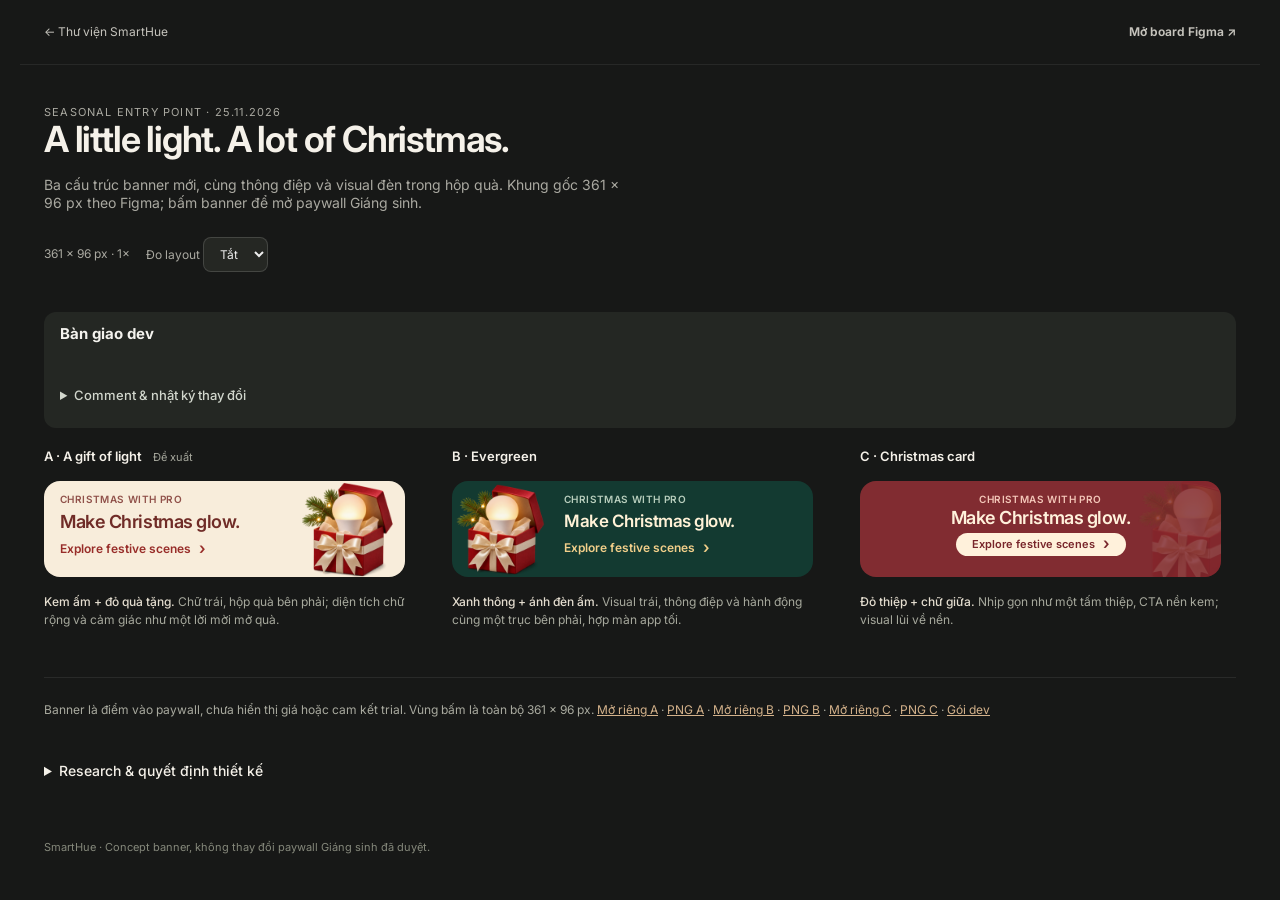
<file: apps/smarthue/2026-11-25/index.html>
<!doctype html>
<html lang="vi"><head><meta charset="utf-8"><meta name="viewport" content="width=device-width,initial-scale=1"><title>SmartHue · Christmas banners</title><style>
@font-face{font-family:Inter;src:url('../../../assets/fonts/Inter-Variable.ttf');font-weight:100 900;font-display:swap}
*{box-sizing:border-box}body{margin:0;background:#171817;color:#f5f1e9;font:14px/1.3 Inter,Arial,sans-serif}a{color:inherit}button,select{font:inherit}header,main{max-width:1240px;margin:auto;padding:24px}header{display:flex;align-items:center;justify-content:space-between;border-bottom:1px solid #ffffff12}header a{text-decoration:none;font-size:12px;color:#c5c3bc}.brand{font-weight:650}.intro{max-width:700px;margin:16px 0 40px}.eyebrow{font-size:11px;color:#d7ad7f;letter-spacing:1.2px;text-transform:uppercase;margin:0 0 12px}h1{font-size:36px;letter-spacing:-1.2px;line-height:1.15;margin:0 0 16px;font-weight:650}.intro p{color:#aaa9a1;max-width:590px;margin:0}.spec{display:flex;align-items:center;gap:16px;margin-top:24px;font-size:12px;color:#aaa9a1}.spec select{background:#252723;color:#eee;border:1px solid #ffffff24;border-radius:8px;padding:8px 12px}.concepts{display:grid;grid-template-columns:repeat(3,1fr);gap:32px}.concept{margin:0;min-width:0}.concept h2{font-size:13px;line-height:1.3;margin:0 0 16px;font-weight:600}.concept h2 span{color:#a5a69b;font-size:11px;margin-left:8px;font-weight:400}.stage{width:361px;height:96px;max-width:100%;position:relative}.banner{display:block;position:relative;overflow:hidden;width:361px;height:96px;border-radius:16px;text-decoration:none;isolation:isolate;-webkit-tap-highlight-color:transparent;transform-origin:top left;transform:scale(var(--preview-scale,1));color:#702c27;background:#f8eddb;outline-offset:4px}.banner:focus-visible{outline:3px solid #84b9ff}.banner .copy{position:absolute;left:16px;top:12px;z-index:2;width:228px;text-align:left}.banner .kicker{display:block;margin:0;color:#90514a;font-size:10px;font-weight:600;line-height:1.3;letter-spacing:.4px}.banner .title{display:block;margin:4px 0 0;font-size:18px;line-height:1.3;font-weight:600;letter-spacing:-.45px;white-space:nowrap}.banner .action{display:block;margin:8px 0 0;font-size:12px;line-height:1.3;font-weight:600;color:#982d29}.banner .art{position:absolute;width:104px;height:104px;right:4px;top:-4px;object-fit:contain;z-index:1}.banner .arrow{margin-left:8px;font-size:16px;line-height:0;vertical-align:-1px}.banner-b{background:#133a31;color:#fff2d7}.banner-b .art{left:0;right:auto;width:100px;height:100px;top:-2px}.banner-b .copy{left:112px;width:233px}.banner-b .kicker{color:#b8cebd}.banner-b .title{font-size:17px;letter-spacing:-.45px}.banner-b .action{color:#f2cf8a}.banner-c{background:#812c31;color:#fff1db}.banner-c .art{width:120px;height:120px;right:-32px;top:-12px;opacity:.16}.banner-c .copy{top:12px;left:16px;width:329px;text-align:center}.banner-c .kicker{color:#f3c6b8}.banner-c .title{font-size:18px;margin-top:0}.banner-c .action{display:inline-block;background:#fff1db;color:#78262b;border-radius:999px;padding:4px 16px;margin-top:4px;font-size:11px}.caption{max-width:361px;margin:16px 0 0;font-size:12px;color:#a7a99d;line-height:1.5}.caption strong{color:#e4ddcf;font-weight:500}.note{margin-top:48px;padding-top:24px;border-top:1px solid #ffffff14;color:#a9aa9f;font-size:12px}.note a{color:#d4b28b}details{margin-top:32px}summary{cursor:pointer;font-weight:500;padding:12px 0}.research{display:grid;grid-template-columns:repeat(3,minmax(0,1fr));gap:24px;margin:16px 0}.research figure{margin:0}.research img{display:block;width:100%;height:auto;max-height:460px;object-fit:contain;background:#101110}.research figcaption{font-size:12px;line-height:1.5;color:#aaa99e;margin-top:12px}.research a{color:#ebd2b0}.research-note{font-size:12px;color:#aaa99e;max-width:800px;margin:16px 0}.token-list{font-size:12px;color:#aaa99e;line-height:1.7}footer{margin:48px 0 16px;font-size:11px;color:#85887b}body[data-measure] .banner{outline:1px dashed #8db7ff}body[data-measure] .copy{outline:1px dashed #a27070}body[data-export]{background:transparent}body[data-export] header,body[data-export] .intro,body[data-export] .caption,body[data-export] .note,body[data-export] details,body[data-export] footer,body[data-export] .concept h2{display:none}body[data-export] main{padding:0;max-width:none}body[data-export] .concepts{display:block}body[data-export] .concept{display:none}body[data-export="a"] .concept-a,body[data-export="b"] .concept-b,body[data-export="c"] .concept-c{display:block}@media(max-width:1180px){.concepts{grid-template-columns:1fr;gap:32px}.concepts .concept{max-width:500px}.research{grid-template-columns:1fr;max-width:580px}.intro{margin-bottom:32px}h1{font-size:32px}header,main{padding:20px}}@media(prefers-reduced-motion:no-preference){.banner{transition:filter .15s}.banner:hover{filter:brightness(1.04)}}
</style></head><body><header><a href="../../../index.html#smarthue">← Thư viện SmartHue</a><a class="brand" href="https://www.figma.com/design/bjvffzfTWFFVR4PvEV7iyT/-SmartHue----Paywall?node-id=1126-3">Mở board Figma ↗</a></header><main><section class="intro"><p class="eyebrow">Seasonal entry point · 25.11.2026</p><h1>A little light. A lot of Christmas.</h1><p>Ba cấu trúc banner mới, cùng thông điệp và visual đèn trong hộp quà. Khung gốc 361 × 96 px theo Figma; bấm banner để mở paywall Giáng sinh.</p><div class="spec"><span>361 × 96 px · 1×</span><label>Đo layout <select id="measure"><option value="off">Tắt</option><option value="on">Bật</option></select></label></div></section>
<section class="concepts" aria-label="Các hướng banner"><figure class="concept concept-a"><h2>A · A gift of light <span>Đề xuất</span></h2><div class="stage"><a class="banner banner-a" href="../2026-11-16/?device=329x510&state=weekly-trial" aria-label="Make Christmas glow. Explore SmartHue PRO festive scenes"><span class="copy"><span class="kicker">CHRISTMAS WITH PRO</span><span class="title">Make Christmas glow.</span><span class="action">Explore festive scenes<span class="arrow" aria-hidden="true">›</span></span></span><img class="art" src="assets/christmas-gift-bulb-256.png" alt=""></a></div><figcaption class="caption"><strong>Kem ấm + đỏ quà tặng.</strong> Chữ trái, hộp quà bên phải; diện tích chữ rộng và cảm giác như một lời mời mở quà.</figcaption></figure>
<figure class="concept concept-b"><h2>B · Evergreen</h2><div class="stage"><a class="banner banner-b" href="../2026-11-16/?device=329x510&state=weekly-trial" aria-label="Make Christmas glow. Explore SmartHue PRO festive scenes"><img class="art" src="assets/christmas-gift-bulb-256.png" alt=""><span class="copy"><span class="kicker">CHRISTMAS WITH PRO</span><span class="title">Make Christmas glow.</span><span class="action">Explore festive scenes<span class="arrow" aria-hidden="true">›</span></span></span></a></div><figcaption class="caption"><strong>Xanh thông + ánh đèn ấm.</strong> Visual trái, thông điệp và hành động cùng một trục bên phải, hợp màn app tối.</figcaption></figure>
<figure class="concept concept-c"><h2>C · Christmas card</h2><div class="stage"><a class="banner banner-c" href="../2026-11-16/?device=329x510&state=weekly-trial" aria-label="Make Christmas glow. Explore SmartHue PRO festive scenes"><img class="art" src="assets/christmas-gift-bulb-256.png" alt=""><span class="copy"><span class="kicker">CHRISTMAS WITH PRO</span><span class="title">Make Christmas glow.</span><span class="action">Explore festive scenes<span class="arrow" aria-hidden="true">›</span></span></span></a></div><figcaption class="caption"><strong>Đỏ thiệp + chữ giữa.</strong> Nhịp gọn như một tấm thiệp, CTA nền kem; visual lùi về nền.</figcaption></figure></section>
<p class="note">Banner là điểm vào paywall, chưa hiển thị giá hoặc cam kết trial. Vùng bấm là toàn bộ 361 × 96 px. <a href="?export=a">Mở riêng A</a> · <a href="exports/banner-a-361x96.png" download>PNG A</a> · <a href="?export=b">Mở riêng B</a> · <a href="exports/banner-b-361x96.png" download>PNG B</a> · <a href="?export=c">Mở riêng C</a> · <a href="exports/banner-c-361x96.png" download>PNG C</a> · <a href="../../../downloads/smarthue-christmas-banner-dev.zip" download>Gói dev</a></p>
<details id="research"><summary>Research &amp; quyết định thiết kế</summary><p class="research-note">Đã xem trực tiếp 2 mẫu UI Pinterest chính chủ thuộc bản công bố 17/11/2026, và 1 concept Pinterest chưa xác minh năm. Đây chưa phải bộ 10 ref đạt yêu cầu: Mobbin lỗi nội bộ sau 2 lần; Pinterest pin trả 403 nhưng ảnh công khai xem được; Cosmos chỉ mở được phần chữ của collection; Spotted in Prod trả cache miss ở trang clip. Không tính mẫu chưa xác minh năm là ref 2025+.</p><div class="research"><figure><img src="research/pinterest-deals.webp" alt="Ảnh nguyên trạng Pinterest Holiday Deals 2026"><figcaption><a href="https://newsroom.pinterest.com/en-sg/news/2026-global-holiday-comms-plan-newsroom/">Pinterest · Holiday Deals, 17/11/2026</a><br>Học cách tách thông điệp và visual quà trong header ngang. Đây là shopping UI, không phải subscription banner.</figcaption></figure><figure><img src="research/pinterest-wishlist.webp" alt="Ảnh nguyên trạng Pinterest Wishlist 2026"><figcaption><a href="https://newsroom.pinterest.com/en-sg/news/2026-global-holiday-comms-plan-newsroom/">Pinterest · Wishlist, 17/11/2026</a><br>Đối chiếu nhịp ảnh nhỏ + câu ngắn trong thông báo. Chỉ học cấu trúc, không dùng ngôn ngữ price-drop cho subscription.</figcaption></figure><figure><img src="research/pinterest-christmas-store.jpg" alt="Concept Pinterest Christmas Store nguyên trạng"><figcaption><a href="https://in.pinterest.com/pin/christmas-store-app-ui--808748045610054620/">Pinterest · Christmas Store concept</a><br>Chưa xác minh năm. Loại hướng Santa/cây thông nhiều chi tiết và CTA ở giữa vì không hợp chiều cao 96 px.</figcaption></figure></div><p class="token-list">Thiết kế đề xuất A: 361 × 96 · radius 16 · padding 12/16 · title Inter 18/23.4 semibold (600) · CTA 12/15.6 semibold · nền #F8EDDB · chữ #702C27 · action #982D29. Asset mới tạo cho SmartHue, lưu local kèm trang. Ảnh research chỉ dùng trong phần research.</p></details><footer>SmartHue · Concept banner, không thay đổi paywall Giáng sinh đã duyệt.</footer></main><script>document.querySelector('#measure').addEventListener('change',e=>document.body.toggleAttribute('data-measure',e.target.value==='on'));const option=new URLSearchParams(location.search).get('export');if(['a','b','c'].includes(option))document.body.dataset.export=option;function fit(){document.querySelectorAll('.stage').forEach(stage=>{const scale=Math.min(1,stage.clientWidth/361);stage.style.height=96*scale+'px';stage.style.setProperty('--preview-scale',scale);});}new ResizeObserver(fit).observe(document.querySelector('main'));fit();</script><script src="../../../assets/paywall-handoff.js?v=1" data-paywall="smarthue-christmas-banner" data-after=".intro" data-comments="off" defer></script>
</body></html>
</file>
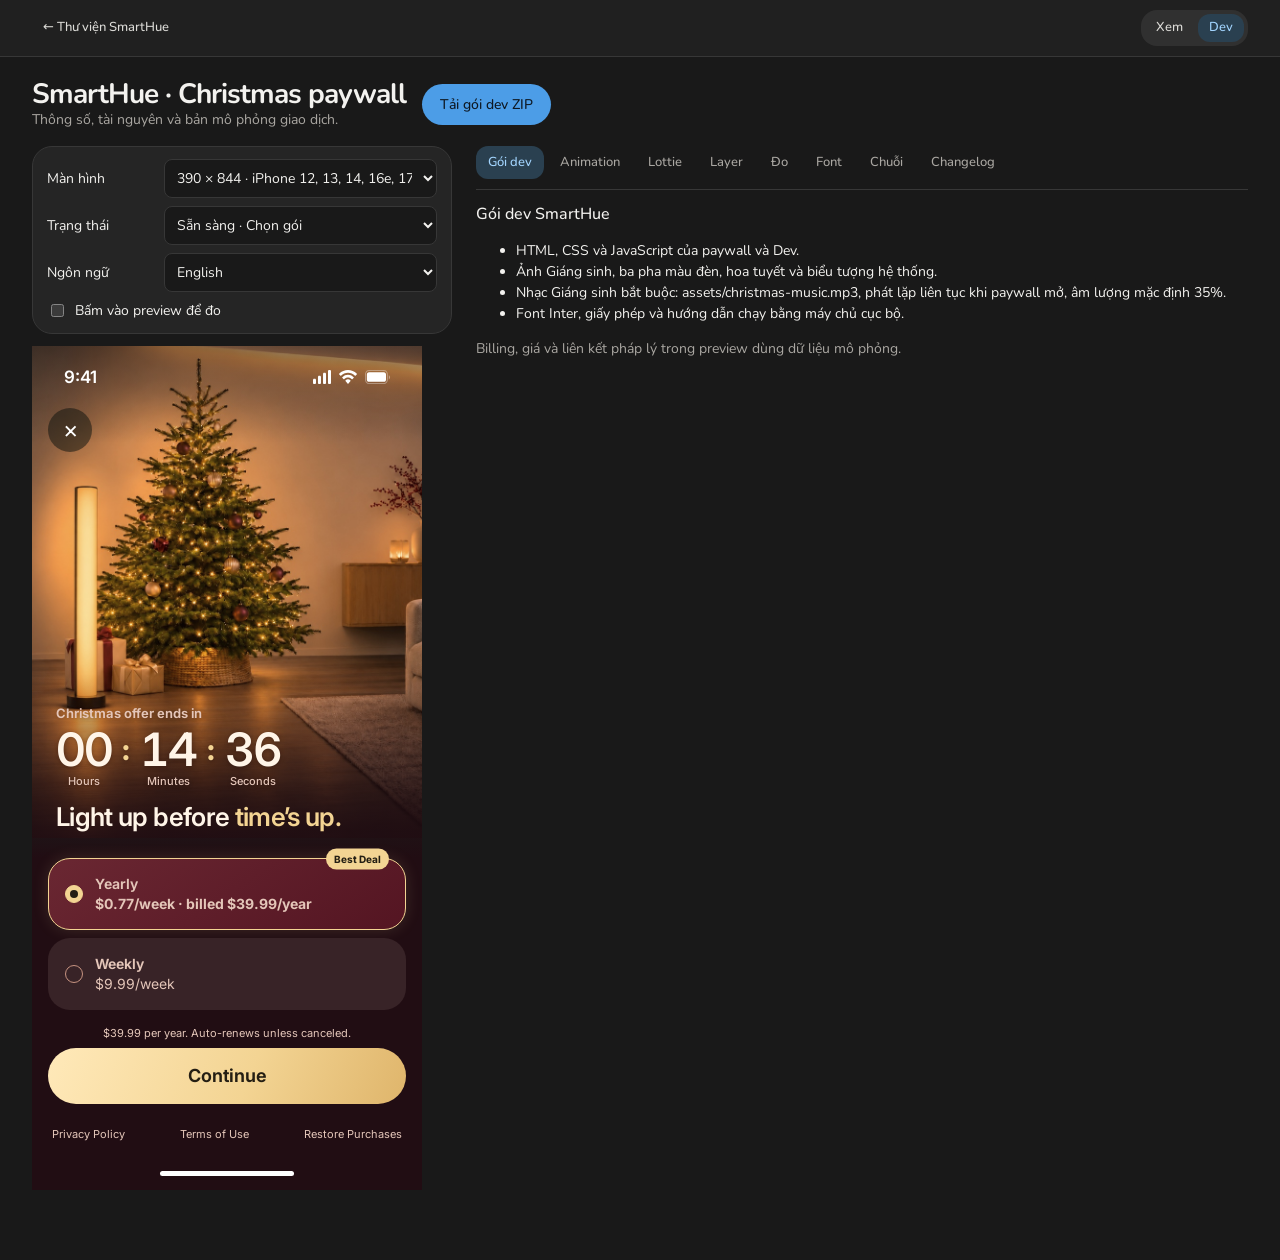
<file: apps/smarthue/2026-11-16/dev.html>
<!doctype html>
<html lang="vi">
<head>
  <meta charset="utf-8">
  <meta name="viewport" content="width=device-width, initial-scale=1">
  <title>Dev · SmartHue Christmas paywall</title>
  <link rel="stylesheet" href="../../../assets/library.css?v=9">
  <link rel="stylesheet" href="dev.css?v=1">
  <script src="dev.js?v=ready-hms" defer></script>
</head>
<body>
  <nav class="pvbar" aria-label="SmartHue">
    <a href="../../../index.html#smarthue">← Thư viện SmartHue</a>
    <div class="pvtabs"><a id="view-link" href="./">Xem</a><a href="dev.html" aria-current="page">Dev</a></div>
  </nav>
  <main class="dev-wrap">
    <header class="pvdh">
      <div><h1>SmartHue · Christmas paywall</h1><p>Thông số, tài nguyên và bản mô phỏng giao dịch.</p></div>
      <a class="download" href="../../../downloads/smarthue-christmas-dev.zip" download>Tải gói dev ZIP</a>
    </header>
    <div class="pvdg">
      <aside class="pvdl">
        <div class="pvdc dev-controls">
          <label>Màn hình<select id="dev-device"></select></label>
          <label>Trạng thái<select id="dev-state"></select></label>
          <label>Ngôn ngữ<select id="dev-language"></select></label>
          <label><input id="dev-measure" type="checkbox"> Bấm vào preview để đo</label>
        </div>
        <div class="dev-stage">
          <div class="phone-frame" id="dev-phone"><iframe title="SmartHue · Preview Dev"></iframe></div>
          <div class="dev-highlight" hidden></div>
        </div>
      </aside>
      <div class="pvdr">
        <div class="pvdn" role="tablist" aria-label="Tài liệu Dev">
          <button type="button" id="tab-pack" role="tab" data-dev="pack" aria-controls="dev-content" aria-selected="true">Gói dev</button>
          <button type="button" id="tab-animation" role="tab" data-dev="animation" aria-controls="dev-content" aria-selected="false" tabindex="-1">Animation</button>
          <button type="button" id="tab-lottie" role="tab" data-dev="lottie" aria-controls="dev-content" aria-selected="false" tabindex="-1">Lottie</button>
          <button type="button" id="tab-layers" role="tab" data-dev="layers" aria-controls="dev-content" aria-selected="false" tabindex="-1">Layer</button>
          <button type="button" id="tab-measure" role="tab" data-dev="measure" aria-controls="dev-content" aria-selected="false" tabindex="-1">Đo</button>
          <button type="button" id="tab-font" role="tab" data-dev="font" aria-controls="dev-content" aria-selected="false" tabindex="-1">Font</button>
          <button type="button" id="tab-strings" role="tab" data-dev="strings" aria-controls="dev-content" aria-selected="false" tabindex="-1">Chuỗi</button>
          <button type="button" id="tab-changelog" role="tab" data-dev="changelog" aria-controls="dev-content" aria-selected="false" tabindex="-1">Changelog</button>
        </div>
        <section class="dev-panel" id="dev-content" role="tabpanel" aria-labelledby="tab-pack" tabindex="0"></section>
      </div>
    </div>
  </main>
</body>
</html>
</file>
<file: assets/library.css>
@import url('fonts.css');
:root{--bg:#efefed;--panel:#fafaf8;--fg:#111216;--mut:#6c6e73;--line:#d0d1cf;--accent:#3165f4;--on:#fff;--chip:#e2e3df;--ui:Archivo,Arial,sans-serif;--label:'Archivo Narrow',Arial,sans-serif;--mono:ui-monospace,SFMono-Regular,monospace;font-synthesis:none}*{box-sizing:border-box}body{margin:0;background:var(--bg) url('grain-dark.svg') repeat;color:var(--fg);font:15px/1.5 var(--ui)}h1,h2,h3,p{margin:0}a{color:var(--accent)}button,input,select{font:inherit}button{cursor:pointer}a,button{touch-action:manipulation}button:focus-visible,a:focus-visible,input:focus-visible{outline:2px solid var(--accent);outline-offset:3px}[hidden]{display:none!important}.wrap{max-width:980px;margin:0 auto;padding:44px 20px 70px}h1{font-size:clamp(28px,5vw,40px);font-weight:500;letter-spacing:-.045em;line-height:1.1}.lead{margin:10px 0 0;color:var(--mut);max-width:62ch}.inspiration{font:12px var(--label);color:var(--mut);margin-top:10px}.inspiration a{color:inherit;text-underline-offset:3px}.apps{display:flex;flex-wrap:wrap;gap:6px;margin:24px 0 6px;padding:4px;background:var(--chip);width:fit-content;max-width:100%}.apps button{border:0;background:none;color:var(--mut);font:500 14px var(--label);padding:7px 14px;display:inline-flex;gap:8px;align-items:center}.apps button[aria-pressed=true]{background:var(--accent);color:var(--on)}.apps small{font-family:var(--mono);font-size:11px}.sum{margin:14px 0;font-family:var(--label);font-size:11px;letter-spacing:.08em;text-transform:uppercase;color:var(--mut)}.list{display:flex;flex-direction:column;gap:16px}.batch-card{display:grid;grid-template-columns:minmax(0,1.1fr) minmax(0,1fr);background:var(--panel);border:1px solid var(--line);overflow:hidden;color:inherit;text-decoration:none;transition:border-color .15s,transform .15s}.batch-card:hover,.pvc:hover{border-color:var(--accent);transform:translateY(-2px)}.thumbs{display:flex;min-height:210px;background:#101117;overflow:hidden}.thumbs img{flex:1 1 0;min-width:0;width:50%;height:100%;max-height:300px;object-fit:cover;object-position:top}.batch-body{padding:22px;display:flex;flex-direction:column;gap:8px;min-width:0}.meta-row{display:flex;gap:8px;align-items:center;flex-wrap:wrap}.appn{font-weight:600;font-size:13px;background:var(--chip);padding:2px 8px}.date{font-family:var(--label);font-weight:600;font-size:13px;color:var(--on);background:var(--accent);padding:2px 8px}.n{font-family:var(--label);font-size:12px;color:var(--mut)}h2{font-size:20px;font-weight:500;letter-spacing:-.025em}.batch-body p{color:var(--mut);font-size:14px}.go{margin-top:auto;padding-top:6px;font-weight:500;color:var(--accent)}.pvx{max-width:1240px;margin:0 auto;padding:36px 20px 70px}.pvx h1{margin:12px 0 6px;font-size:clamp(26px,4vw,38px)}.pvx .lead{margin:0;max-width:70ch}.pvg{display:grid;grid-template-columns:repeat(auto-fill,minmax(228px,1fr));gap:18px;margin-top:28px}.pvc{display:flex;flex-direction:column;background:var(--panel);border:1px solid var(--line);overflow:hidden;color:inherit;text-decoration:none;transition:border-color .15s,transform .15s}.pvs{position:relative;width:100%;aspect-ratio:360/560;overflow:hidden;background:#14151c}.pvs iframe{position:absolute;left:0;top:0;width:390px;height:844px;border:0;transform-origin:0 0;pointer-events:none}.pvt{padding:12px 14px 14px;display:grid;gap:2px}.pvt b{font-size:17px;font-weight:500;letter-spacing:-.02em}.pvt span{color:var(--mut);font-size:13.5px}.pvn{font:500 12px/1 var(--label);letter-spacing:.06em;color:var(--on);background:var(--accent);padding:4px 7px;width:fit-content;margin-bottom:4px;font-style:normal}.pvt em{font-style:normal;font:12px var(--label);color:var(--mut)}
.pvbar{position:sticky;top:0;z-index:200;display:flex;gap:8px;align-items:center;flex-wrap:wrap;padding:10px 32px;background:#111418;color:#f3f3ee;font:500 13px/1.2 var(--label)}.pvbar>span{opacity:.7;margin-right:6px}.pvbar a{color:inherit;text-decoration:none;padding:5px 10px;border:1px solid #686b71}.pvbar a[aria-current]{background:var(--accent);border-color:var(--accent)}.pvtabs{display:flex;gap:4px;margin-left:auto;background:#292d34;padding:3px}.pvtabs button{font:500 13px/1 var(--label);border:0;padding:8px 16px;background:none;color:#eee}.pvtabs button[aria-selected=true]{background:var(--accent);color:white}.ob-wrap{padding:28px 32px 60px}.ob-row{margin-top:40px}.ob-row:first-child{margin-top:0}.ob-row>h2{font-size:26px;line-height:1.1;margin-bottom:16px;font-weight:500;letter-spacing:-.03em}.ob-note{color:var(--mut);margin:-8px 0 18px;font-size:14px;max-width:1150px}.pt-row{display:flex;flex-wrap:wrap;gap:24px;align-items:start}.pt-side{display:grid;gap:12px;flex:0 1 420px;min-width:0}.box{background:var(--panel);border:1px solid var(--line);padding:14px 16px;min-width:0}.box h3,.pvdc h3{margin:0 0 8px;font:500 13px/1.3 var(--label);letter-spacing:.05em;text-transform:uppercase;color:var(--mut)}.seg{display:flex;flex-wrap:wrap;gap:6px}.seg button,.ob-btn{font:500 13px/1 var(--label);padding:8px 12px;border:1px solid var(--line);background:transparent;color:var(--fg)}.seg button[aria-pressed=true],.ob-btn{background:var(--fg);color:var(--bg);border-color:var(--fg)}.ob-btn{padding:12px 16px;justify-self:start}.phone-frame{width:390px;height:844px;position:relative;max-width:100%;background:#101117;flex-shrink:0}.phone-frame iframe{width:390px;height:844px;border:0;display:block;transform-origin:0 0}.phone-caption{text-align:center;font-size:14px;margin-top:10px}.phone-caption small{display:block;color:var(--mut);font-size:12px}.ob-top{display:grid;grid-template-columns:1.1fr 1fr 1fr;gap:16px;max-width:1500px;margin-top:40px}.ob-h1{font-size:34px;line-height:1.1;font-weight:500;letter-spacing:-.04em;margin-bottom:4px}.ob-h1 em,.pvdh em{font-style:normal;color:var(--accent)}.ob-sub{color:var(--mut);font-size:13px}.ob-top ul{margin:0;padding-left:18px;font-size:14px}.ob-frames{display:flex;flex-wrap:wrap;gap:28px 24px;align-items:start}.ob-f{margin:0;max-width:100%}.resource-grid{display:grid;grid-template-columns:repeat(auto-fill,minmax(300px,1fr));gap:14px;max-width:1500px}.resource-grid img{width:100%;display:block;max-height:240px;object-fit:contain;background:#12151e;margin-bottom:12px}.resource-grid a{font-size:13px}.dev-wrap{padding:22px 32px 70px;font-size:14px}.pvdh{display:flex;gap:16px;flex-wrap:wrap;align-items:center;margin-bottom:16px}.pvdh h1{font-size:28px;line-height:1.1}.pvdh p{color:var(--mut)}.download{display:inline-flex;gap:8px;align-items:center;font:500 14px/1 var(--label);background:var(--fg);color:var(--bg);padding:12px 18px;text-decoration:none}.pvdg{display:grid;grid-template-columns:minmax(380px,420px) minmax(0,1fr);gap:24px;align-items:start}.pvdl{position:sticky;top:60px;display:grid;gap:12px;min-width:0}.pvdc{background:var(--panel);border:1px solid var(--line);padding:12px 14px}.dev-stage{position:relative;margin:auto;max-width:100%}.pvdr{min-width:0}.pvdn{display:flex;gap:4px;flex-wrap:wrap;margin-bottom:12px;border-bottom:1px solid var(--line);padding-bottom:10px}.pvdn button{font:500 13px/1 var(--label);border:0;background:none;color:var(--mut);padding:8px 12px}.pvdn button[aria-selected=true]{background:var(--fg);color:var(--bg)}.dev-panel h2,.dev-panel h3{font-size:16px;font-weight:500;margin-bottom:12px}.dev-panel p{color:var(--mut);margin-bottom:14px}.table-wrap{overflow-x:auto}.data-table{width:100%;border-collapse:collapse;font-size:13px;background:var(--panel);border:1px solid var(--line)}.data-table th{text-align:left;font:500 11px var(--label);text-transform:uppercase;padding:8px 10px;color:var(--mut);background:#e7e8e3}.data-table td{padding:7px 10px;border-top:1px solid var(--line);vertical-align:top;overflow-wrap:anywhere}.asset-card{background:#12151e;padding:20px;margin:16px 0}.asset-card img{max-width:100%;max-height:240px;display:block;margin:auto}.button{display:inline-block;color:white;background:var(--accent);padding:12px 16px;text-decoration:none}.measure-list{display:flex;gap:24px;margin-bottom:20px}.measure-list strong{display:block}.measure-list span{font-size:11px;color:var(--mut)}.dev-warning{padding:16px;background:#e5e2dc;font-size:13px}.changelog{padding-left:20px}.changelog li{margin-bottom:16px}.changelog time{display:block;color:var(--mut);font-size:11px}.layer-row{display:grid;grid-template-columns:20px 1fr auto;gap:8px;align-items:center;padding:8px 4px;border-bottom:1px solid var(--line)}.layer-row button{text-align:left;border:0;background:none;color:inherit;font:12px var(--mono);overflow:hidden;text-overflow:ellipsis;white-space:nowrap}.layer-row small{font:10px var(--mono);color:var(--mut)}.measure-output{display:grid;grid-template-columns:auto 1fr;gap:4px 12px;font:12px var(--mono)}.measure-output dt{color:var(--mut)}.measure-output dd{margin:0;overflow-wrap:anywhere}.dev-highlight{position:absolute;z-index:10;pointer-events:none;border:2px solid var(--accent);background:#3165f422}.package-files{font-family:var(--mono);font-size:12px}.credit-only{margin-top:10px}
@media(max-width:900px){.pvdg{grid-template-columns:1fr}.pvdl{position:static}.dev-wrap{padding:16px}.ob-top{grid-template-columns:1fr}.pvbar{padding:10px 16px}.ob-wrap{padding:24px 16px 60px}}
@media(max-width:700px){.batch-card{grid-template-columns:1fr}.thumbs{min-height:150px;height:150px}.thumbs img{height:100%;max-height:none}.pt-row{flex-direction:column}.pt-side{flex:auto;width:100%}.pvtabs{margin-left:0}.pvg{grid-template-columns:repeat(auto-fill,minmax(228px,1fr))}.wrap{padding-top:32px}}
@media(prefers-reduced-motion:reduce){*{scroll-behavior:auto!important;transition:none!important}}
/* Keep Ghost's surface grain quiet; thumbnail strip matches the source batch card. */
body{background-image:none;position:relative}
body:before{content:"";position:fixed;inset:0;pointer-events:none;z-index:-1;background:url('grain-dark.svg');opacity:.035}
.thumbs{height:266px}.thumbs img{height:100%;max-height:none}
@media(max-width:700px){.thumbs{height:150px}}
.pt-row>div{max-width:100%}
.thumbs img{object-fit:contain;background:#11121a}

/* Notion design tokens from DESIGN.md; catalog structure remains unchanged. */
@font-face{font-family:StockInter;src:url('fonts/Inter-Variable.ttf') format('truetype');font-style:normal;font-weight:100 900;font-display:swap}
:root{--bg:#f6f5f4;--panel:#fff;--fg:#000;--mut:#615d59;--line:#e6e6e6;--accent:#0075de;--on:#fff;--chip:#eeedeb;--ui:StockInter,Inter,-apple-system,BlinkMacSystemFont,system-ui,sans-serif;--label:StockInter,Inter,system-ui,sans-serif;--mono:StockInter,Inter,system-ui,sans-serif}
body{font:400 15px/1.5 var(--ui);background:#f6f5f4;color:#000;font-feature-settings:'lnum','locl'}
body:before{display:none}
h1{font-weight:700;letter-spacing:-1px}h2{font-weight:700;letter-spacing:-.625px}.ob-row>h2{font-weight:700;letter-spacing:-.625px}.ob-h1,.pvdh h1{font-weight:700}.lead,.ob-note{color:#615d59}
.apps{border-radius:8px;background:#eceae8}.apps button{border-radius:6px;font-weight:500}.apps button[aria-pressed=true]{background:#fff;color:#000;box-shadow:0 1px 4px #00000010}.apps button:hover{background:#fff9}
.batch-card,.pvc{border:1px solid #e6e6e6;border-radius:12px;background:#fff}.batch-card:hover,.pvc:hover{border-color:#c9c8c6;box-shadow:0 2px 8px #0000000d;transform:none}.batch-body{padding:24px}.pvt{padding:12px 14px 14px}.pvt b{font-weight:600;letter-spacing:-.125px}.batch-body p,.pvt span{color:#615d59}
.appn,.date,.pvn{border-radius:5px;font-weight:600}.appn{background:#f1f0ee;color:#31302e}.date,.pvn{background:#eef6fd;color:#0075de}.n,.sum,.inspiration,.pvt em{color:#89847e}.inspiration a,.go,.pvx a{color:#0075de}
.pvbar{background:#fff;color:#31302e;border-bottom:1px solid #e6e6e6;font:500 13px/1.2 var(--ui)}.pvbar>span{opacity:1;color:#615d59}.pvbar a{border:1px solid transparent;border-radius:6px;color:#31302e}.pvbar a:hover{background:#f1f0ee}.pvbar a[aria-current]{background:#eaf4fd;color:#0075de;border-color:transparent}.pvtabs{background:#f1f0ee;border-radius:8px}.pvtabs button{border-radius:6px;color:#615d59;font:500 13px/1 var(--ui)}.pvtabs button[aria-selected=true]{background:#fff;color:#000;box-shadow:0 1px 4px #00000012}
.box,.pvdc{border:1px solid #e6e6e6;border-radius:12px;background:#fff}.box h3,.pvdc h3{font:600 12px/1.33 var(--ui);letter-spacing:.125px;color:#89847e}.seg button{border-radius:8px;color:#31302e;background:#fff;font:500 13px/1.25 var(--ui)}.seg button:hover{background:#f6f5f4}.seg button[aria-pressed=true]{background:#eaf4fd;color:#0075de;border-color:#d5eaff}.ob-btn,.download,.button{background:#0075de;color:#fff;border-color:#0075de;border-radius:9999px;font:500 14px/1.25 var(--ui)}.ob-btn:hover,.download:hover,.button:hover{background:#005bab}
.pvdn{border-color:#e6e6e6}.pvdn button{border-radius:8px;font:500 13px/1.25 var(--ui);color:#615d59}.pvdn button[aria-selected=true]{background:#eaf4fd;color:#0075de}.data-table{border-color:#e6e6e6;border-radius:8px}.data-table th{background:#f6f5f4;color:#615d59;font:600 12px/1.33 var(--ui);letter-spacing:.125px}.data-table td{border-color:#e6e6e6}.asset-card{border-radius:12px}.dev-warning{background:#f6f5f4;border-radius:8px}.phone-frame,.pvs{border-radius:0}.dev-highlight{border-color:#0075de;background:#0075de1a}.layer-row{border-color:#e6e6e6}.layer-row button,.measure-output,.package-files{font-family:var(--ui)}
@media(max-width:700px){.seg button{min-height:40px}.apps button{min-height:40px}.pvtabs button{min-height:40px}.pvbar a{min-height:36px;display:inline-flex;align-items:center}}
.pvx a.pvc{color:var(--fg)}
@media(max-width:900px){.pvdg,.pvdl{min-width:0}.pvdl{grid-template-columns:minmax(0,1fr);width:100%;max-width:100%}.dev-stage{width:100%;min-width:0}}

/* Notion dark with rounded typography; the embedded paywalls keep their own designs. */
@font-face{font-family:StockRounded;src:local('SF Pro Rounded Regular'),local('SF Pro Rounded'),local('SFProRounded-Regular');font-weight:400;font-style:normal}
@font-face{font-family:StockRounded;src:local('SF Pro Rounded Medium'),local('SFProRounded-Medium');font-weight:500;font-style:normal}
@font-face{font-family:StockRounded;src:local('SF Pro Rounded Semibold'),local('SFProRounded-Semibold');font-weight:600;font-style:normal}
@font-face{font-family:StockRounded;src:local('SF Pro Rounded Bold'),local('SFProRounded-Bold');font-weight:700 900;font-style:normal}
@font-face{font-family:StockRoundedFallback;src:url('fonts/Nunito-Variable.ttf') format('truetype');font-style:normal;font-weight:200 1000;font-display:swap}
:root{color-scheme:dark;--bg:#191919;--panel:#252525;--fg:#f3f2ef;--mut:#aaa7a2;--line:#373737;--accent:#79b9f3;--on:#111820;--chip:#303030;--ui:StockRounded,ui-rounded,'SF Pro Rounded',StockRoundedFallback,system-ui,sans-serif;--label:var(--ui);--mono:var(--ui)}
body{background:var(--bg);color:var(--fg);font-family:var(--ui)}
.lead,.ob-note,.batch-body p,.pvt span,.dev-panel p,.pvdh p{color:var(--mut)}
.n,.sum,.inspiration,.pvt em,.box h3,.pvdc h3{color:#aaa7a2}
.inspiration a,.go,.pvx a{color:var(--accent)}
.apps{background:var(--chip);border-radius:18px;corner-shape:squircle;padding:5px;gap:4px}
.apps button{color:#c9c7c3;border-radius:14px;corner-shape:squircle;padding:9px 16px}
.apps button[aria-pressed=true]{background:#464646;color:#fff;box-shadow:none}
.apps button:hover{background:#3a3a3a}
.batch-card,.pvc{border-color:var(--line);border-radius:24px;corner-shape:squircle;background:var(--panel)}
.batch-card:hover,.pvc:hover{border-color:#666;box-shadow:0 6px 24px #00000025;transform:none}
.appn{background:#363636;color:#e4e2df}.date,.pvn{background:#294357;color:#9bd0ff}
.appn,.date,.pvn{border-radius:9px;corner-shape:squircle;padding:4px 9px}
.pvx a.pvc{color:var(--fg)}.thumbs,.thumbs img{background:#17171c}
.pvbar{background:#202020;color:var(--fg);border-color:var(--line)}
.pvbar>span{color:#aaa7a2}.pvbar a{color:#dddcd8;border-radius:12px;corner-shape:squircle}
.pvbar a:hover{background:#343434}.pvbar a[aria-current]{background:#2a4050;color:#a3d5ff}
.pvtabs{background:#303030;border-radius:16px;corner-shape:squircle;padding:4px}.pvtabs button{color:#bcbab6;border-radius:12px;corner-shape:squircle}.pvtabs button[aria-selected=true]{background:#484848;color:#fff;box-shadow:none}
.box,.pvdc{background:var(--panel);border-color:var(--line);border-radius:20px;corner-shape:squircle}
.seg button{background:#303030;color:#e5e4e1;border-color:#414141;border-radius:14px;corner-shape:squircle}
.seg button:hover{background:#3d3d3d}.seg button[aria-pressed=true]{background:#2a4050;color:#a3d5ff;border-color:#3d5a70}
.ob-btn,.download,.button{background:#4c9de7;color:#0e1822;border-color:#4c9de7;border-radius:9999px}
.ob-btn:hover,.download:hover,.button:hover{background:#79b9f3}
.pvdn{border-color:var(--line)}.pvdn button{color:#aaa7a2;border-radius:12px;corner-shape:squircle}.pvdn button:hover{background:#303030}.pvdn button[aria-selected=true]{background:#2a4050;color:#a3d5ff}
.data-table{background:var(--panel);border-color:var(--line);border-radius:18px;corner-shape:squircle;overflow:hidden}.data-table th{background:#303030;color:#b8b6b2}.data-table td,.layer-row{border-color:var(--line)}
.asset-card{border-radius:20px;corner-shape:squircle}.dev-warning{background:#303030;color:var(--fg);border-radius:16px;corner-shape:squircle}
.dev-highlight{border-color:#79b9f3;background:#79b9f322}.layer-row small,.measure-output dt,.changelog time{color:var(--mut)}
button:focus-visible,a:focus-visible,input:focus-visible{outline-color:#79b9f3}

/* Region comments on the review prototype; paywall files stay self-contained. */
#prototype{position:relative}
.review-tools{margin-top:12px;max-width:100%}
.comment-toggle{display:flex;align-items:center;gap:8px;background:#f4c84b!important;border-color:#f4c84b!important;color:#261e08!important}
.comment-toggle:hover,.comment-toggle[aria-pressed=true]{background:#ffdc73!important;border-color:#ffdc73!important}
.comment-help{font-size:12px;color:var(--mut);margin:8px 0;max-width:340px}
.comment-layer{position:absolute;inset:0;z-index:5;pointer-events:none}
.commenting .comment-layer{pointer-events:auto;touch-action:none;cursor:url("data:image/svg+xml,%3Csvg xmlns='http://www.w3.org/2000/svg' width='32' height='32' viewBox='0 0 32 32'%3E%3Cpath d='M3 3h16a9 9 0 0 1 0 18H10l-7 7Z' fill='%23f4c84b' stroke='%23251d08' stroke-width='2'/%3E%3Cpath d='M9 10h13M9 15h9' stroke='%23251d08' stroke-width='2'/%3E%3C/svg%3E") 3 28,crosshair}
.comment-selection{position:absolute;border:1.5px solid #f4c84b;background:#f4c84b1f;pointer-events:none;min-width:2px;min-height:2px}
.comment-pin{position:absolute;transform:translate(-30%,-30%);width:28px;height:28px;padding:0;border:2px solid #fff0b3;border-radius:50% 50% 50% 4px;background:#f4c84b;color:#261e08;font:700 12px/1 var(--ui);box-shadow:0 2px 8px #0006;pointer-events:auto;cursor:pointer}
.comment-list{display:grid;gap:6px;max-width:360px;max-height:220px;overflow:auto}
.comment-item{font:400 13px/1.4 var(--ui);text-align:left;white-space:pre-wrap;overflow-wrap:anywhere;background:#ffffff08;border:0;border-radius:10px;padding:8px 10px;color:var(--fg);cursor:pointer}
.comment-item:hover{background:#ffffff12}
.comment-export{border:0;background:none;color:#f4c84b;font:500 12px/1.4 var(--ui);padding:8px 0;cursor:pointer}
.comment-dialog{position:fixed;margin:0;width:320px;max-width:calc(100vw - 16px);max-height:calc(100dvh - 16px);overflow:auto;padding:16px;border:1px solid #454545;border-radius:18px;background:#252525;color:#f3f2ef;box-shadow:0 16px 48px #0008;font:400 14px/1.4 var(--ui)}
.comment-dialog::backdrop{background:#0002}
.comment-dialog header{display:flex;justify-content:space-between;align-items:center;margin-bottom:12px}
.comment-dialog label{display:block;font-size:12px;color:#bbb;margin-bottom:6px}
.comment-dialog textarea{box-sizing:border-box;width:100%;resize:vertical;min-height:100px;max-height:40vh;border:1px solid #555;border-radius:10px;padding:10px;background:#191919;color:#fff;font:400 14px/1.5 var(--ui)}
.comment-dialog textarea:focus{outline:2px solid #f4c84b;outline-offset:2px}
.comment-dialog footer{display:flex;justify-content:flex-end;gap:8px;margin-top:12px}
.comment-dialog button{font:600 13px/1.3 var(--ui);border:0;border-radius:10px;padding:9px 12px;background:#3b3b3b;color:#eee;cursor:pointer}
.comment-dialog .comment-close{background:none;font-size:22px;padding:0 4px}
.comment-dialog .comment-save{background:#f4c84b;color:#261e08}
.comment-dialog .comment-delete{margin-right:auto;color:#ffb8ad;background:none}
.comment-context{font-size:11px;color:#aaa;margin:8px 0}
.comment-error{font-size:12px;color:#ffb8ad;margin:4px 0}

/* Compact prototype controls. */
.pt-side>.box{padding:14px 16px}
.control-select{position:relative;min-width:0}
.control-select select{appearance:none;-webkit-appearance:none;box-sizing:border-box;display:block;width:100%;min-width:0;min-height:42px;padding:10px 36px 10px 12px;border:1px solid #454545;border-radius:12px;background:#303030;color:#f3f2ef;font:500 13px/1.4 var(--ui);cursor:pointer;text-overflow:ellipsis}
.control-select select:hover{background:#363636;border-color:#626262}
.control-select select:focus-visible{outline:2px solid #79b9f3;outline-offset:2px}
.control-select svg{position:absolute;right:12px;top:50%;transform:translateY(-50%);pointer-events:none;color:#bcbab6}

.comment-pin.is-resolved{background:#4c865f;border-color:#b8e6c6;color:#fff}
.comment-thread{margin-top:14px;padding-top:12px;border-top:1px solid #454545}
.comment-thread[hidden]{display:none}
.comment-dialog .comment-resolve{background:#3a5141;color:#d7f5df;margin-bottom:10px}
.comment-dialog .comment-resolve[aria-pressed=true]{background:#454545;color:#eee}
.comment-replies{display:grid;gap:6px;max-height:140px;overflow:auto}
.comment-reply{margin:0 0 6px;padding:9px 10px;background:#343434;border-radius:10px;white-space:pre-wrap;overflow-wrap:anywhere}
.comment-dialog #reply-text{min-height:58px;margin-bottom:6px}
.comment-dialog .reply-send{display:block;margin-left:auto}
.comment-dialog .reply-delete{display:block;margin:5px 0 0 auto;padding:2px 0;background:none;color:#c9a4a1;font-size:11px}

.comment-list[hidden]{display:none}
</file>
<file: paywalls/castduo-indigo/assets/paywall-entrance.css>
/* The head stylesheet hides content before its first paint. */
@media (prefers-reduced-motion: no-preference) {
  html:not(.paywall-revealed) .phone .screen > * { opacity: 0; }
  html.paywall-revealed .phone .screen > .paywall-entry-item {
    animation: paywall-fade-in 520ms cubic-bezier(.4, 0, .2, 1) both;
    animation-delay: var(--paywall-entry-delay, 0ms);
  }
}
@keyframes paywall-fade-in { from { opacity: 0; } to { opacity: 1; } }

@media (prefers-reduced-motion: no-preference) {
  .phone .billing-content-exit { animation: billing-content-out 140ms ease-in both; pointer-events: none; }
  .phone .billing-content-enter { animation: paywall-fade-in 320ms cubic-bezier(.4, 0, .2, 1) both; }
}
@keyframes billing-content-out { from { opacity: 1; } to { opacity: 0; } }
</file>
<file: paywalls/castduo-indigo/assets/style-studies.css>
/* Functional shell. Compositions below intentionally use independent visual systems. */
body{margin:0;padding:40px;background:#101012;color:#f4f4f4;font:16px/1.5 -apple-system,BlinkMacSystemFont,system-ui,sans-serif}body>p{color:#a1a1a8}.notice{padding:16px;background:#242429;color:#bbb;border:1px solid #404047;border-radius:12px}.notice a{color:#eee}.row{margin:32px 0}.frames{gap:32px}.checks{font-size:11px;color:#92929d}figcaption{font-size:13px;color:#bbb}.phone{border:0;border-radius:0;box-sizing:border-box;width:var(--w);height:var(--h);background:#000;color:#fff;font-size:calc(16px * var(--scale));font-family:-apple-system,BlinkMacSystemFont,system-ui,sans-serif;isolation:isolate;position:relative;box-shadow:0 0 0 1px #34343a;overflow:hidden}.phone:after{content:'';position:absolute;bottom:8px;left:50%;transform:translateX(-50%);height:5px;width:134px;border-radius:4px;background:#fff;z-index:9;pointer-events:none}.viewport{height:100%;overflow:auto;overscroll-behavior:contain}.screen{min-height:100%;padding-bottom:32px;display:flex;flex-direction:column;position:relative;isolation:isolate}.ios-status{height:62px;flex-shrink:0;padding:21px 16px 19px;display:flex;gap:calc(var(--w) - 236px);align-items:center;justify-content:center;font-size:17px;font-weight:590;line-height:22px;z-index:2}.ios-time,.ios-levels{width:102px;height:22px;display:flex;align-items:center;justify-content:center;flex-shrink:0}.ios-time{padding-top:2px}.ios-levels{padding-top:1px;gap:7px}.top{min-height:44px;padding:0 16px;display:flex;justify-content:space-between;align-items:center;flex-shrink:0;z-index:2}.close{width:44px;height:44px;min-height:44px;min-width:44px;border:0;border-radius:50%;background:none;color:#fff;font:300 32px/1 -apple-system,system-ui}.top-restore{min-height:44px;background:none;border:0;color:#ddd;font-size:13px}.purchase-area{padding:0 24px;margin-top:auto;position:relative}.primary{min-height:56px;display:block;width:100%;border:0;padding:16px;border-radius:28px;background:white;color:#111;font:650 16px/24px -apple-system,system-ui;box-shadow:none}.primary:disabled{opacity:.5}.disclosure{font-size:.6875em;line-height:1.45;text-align:center;color:#aaa;margin:12px 0;overflow-wrap:anywhere}.utility{display:flex;justify-content:space-between;gap:0;margin-top:8px;flex-wrap:wrap}.utility button,.utility a{display:inline-flex;align-items:center;justify-content:center;min-width:44px;min-height:44px;padding:8px 0;font-size:.6875em;border:0;background:none;color:#aaa;text-decoration:none}.utility .restore{flex-basis:auto}.animation-slot{position:relative;flex-shrink:0}.poster{height:100%;position:relative}.slot-guide{display:none;position:absolute;inset:0;border:1px dashed #ffffffe0;background:#0008;align-items:center;justify-content:center;font:11px/1.4 ui-monospace,monospace;letter-spacing:2px;color:white;z-index:5}.show-slots .slot-guide{display:flex}.show-slots .poster{visibility:hidden}.status{font-size:.8125em;line-height:1.5;background:#ffffff14;border:1px solid #ffffff20;color:#eee;padding:12px;border-radius:12px;margin:12px 0;overflow-wrap:anywhere}.result{margin:24px;padding:24px;border-radius:16px;background:#ffffff10}.result h2{font-size:1.5em}.secondary{display:block;min-height:48px;border-radius:12px;padding:12px;background:#ffffff16;color:white}.sheet-layer{background:#000a}.sheet{background:#202027;color:#fff;border-radius:20px 20px 0 0;padding:16px 24px 24px}.sheet a{color:#b9caff}.sheet .sample-link{color:#c1b8a8}.review-tools{gap:8px}.review-tools button{padding:8px;border-radius:8px;background:#28282e;color:#eee;border-color:#444}.purchase-area strong{font-size:16px;line-height:22px}.purchase-area small{display:block;font-size:12px;line-height:18px}.purchase-area b{font-size:22px;line-height:26px;text-align:right;white-space:nowrap}.purchase-area b small{font-weight:400;color:#c9c8cd;font-size:11px}.purchase-area svg{width:24px;height:24px;flex-shrink:0}h2,h3,p{margin:0}
/* 01 / Moonly: full-bleed photographic storytelling, translucent plans and warm accent. */
[data-style=cinematic] .phone{background:#17161e}.photo-backdrop{position:absolute;z-index:-1;inset:0 0 auto;height:592px;background:linear-gradient(180deg,#090a1455 0%,#11111c0a 25%,#17161e66 56%,#17161e 100%),url('after-hours-hero.png') 65% 32%/cover no-repeat}.photo-window{height:128px;width:100%;margin:0;flex-shrink:0}.cinema-title{padding:0 24px 24px}.cinema-wordmark{font-size:23px;line-height:28px;font-weight:750;letter-spacing:-1.3px;display:flex;align-items:center;gap:8px;margin-bottom:16px}.cinema-wordmark span{font-size:10px;letter-spacing:0;color:#211b0e;background:#ffb357;padding:4px 8px;border-radius:8px;line-height:14px}.cinema-title h2{font-size:36px;line-height:39px;font-weight:700;letter-spacing:-1.3px;margin-bottom:12px}.cinema-title p{font-size:14px;line-height:20px;color:#eee;font-weight:500}.cinema-plan{min-height:80px;border-radius:20px;background:#ffffff24;backdrop-filter:blur(20px);display:flex;align-items:center;gap:12px;padding:16px}.cinema-plan>div{flex:1}.cinema-plan small{color:#cbc8cf}.sun-dot{width:32px;height:32px;background:radial-gradient(circle,#ffd363,#fa9c49 60%,#f5aa5860 64%);box-shadow:0 0 0 4px #ffffff12;border-radius:50%;display:grid;place-items:center;flex-shrink:0}.sun-dot svg{width:18px;height:18px;color:#66441a}.included{padding:16px;background:#ffffff12;border-radius:20px;margin-top:12px}.included h3{font-size:14px;line-height:20px;font-weight:550;color:#c8c5ce;margin-bottom:12px}.included>div{display:flex;gap:8px;flex-wrap:wrap}.included span{font-size:11px;color:#ddd;border:1px solid #ffffff12;background:#ffffff08;border-radius:20px;padding:4px 12px}.cinematic .utility{margin-top:4px}[data-style=cinematic] .disclosure{color:#b7b1bf;margin:12px 0}[data-style=cinematic] .close{color:#ffb561;font-weight:600}
/* 02 / Endel: true black, fine line illustration, restrained type, outlined purchase. */
[data-style=nocturne] .phone{background:#000;font-weight:400}[data-style=nocturne] .top{padding:0 20px}[data-style=nocturne] .close{font-size:26px;position:relative}[data-style=nocturne] .close:before{content:'';position:absolute;inset:8px;border:1px solid #eee;border-radius:50%}[data-style=nocturne] .animation-slot{height:184px;margin:0 24px;width:calc(100% - 48px)}[data-style=nocturne] .poster>svg{width:100%;height:100%}.nocturne-title{text-align:center;padding:8px 24px 24px}.nocturne-title h2{font-size:25px;line-height:30px;font-weight:450;letter-spacing:-.4px;margin-bottom:20px}.nocturne-title p{font-size:14px;line-height:22px;color:#d3d3d3;font-weight:400}.trial-strip{display:flex;align-items:center;justify-content:center;gap:8px;padding:12px 16px;min-height:44px;background:#232323;border-radius:12px;font-size:13px;margin-bottom:24px}.trial-strip svg{width:18px;height:18px}.nocturne-plan{border:1.5px solid #eee;border-radius:12px;min-height:84px;display:flex;justify-content:space-between;align-items:center;padding:16px;position:relative}.plan-tab{position:absolute;right:16px;top:0;transform:translateY(-50%);padding:4px 12px;color:#000;background:white;border-radius:20px;font-size:11px;line-height:14px;letter-spacing:.8px}.nocturne-plan strong{font-size:19px;font-weight:500}.nocturne-plan strong>span{font-size:14px}.nocturne-plan small{color:#aaa;margin-top:4px}.ring-check{border:1px solid #ddd;border-radius:50%;width:24px;height:24px;display:grid;place-items:center;font-size:16px}[data-style=nocturne] .disclosure{margin:16px 0;color:#888}[data-style=nocturne] .primary{background:#191919;color:white;border:1.5px solid #eee;border-radius:12px;min-height:52px;padding:12px;font-size:16px;font-weight:450}[data-style=nocturne] .utility{justify-content:center;gap:8px;margin-top:16px}[data-style=nocturne] .utility button,[data-style=nocturne] .utility a{padding:8px 12px;background:#171717;border-radius:16px;color:#aaa;font-size:11px}
/* 03 / Cosmos: a static edge collage, oversized wordmark and charcoal purchase surface. */
[data-style=club] .phone{background:#171516;color:#f7f6f2}
.atlas-top{padding:0 16px}.atlas-top .close{background:#ffffff0d;width:44px;height:44px;font-size:28px}.atlas-top .top-restore{font-size:13px;color:#c1bcbf}
.atlas-hero{height:256px;position:relative;flex-shrink:0}.atlas-tiles{position:absolute;inset:-106px 0 0;overflow:hidden;z-index:-1}.atlas-tiles:after{content:'';position:absolute;inset:0;background:linear-gradient(180deg,#17151620,#17151600 40%,#17151610 65%,#171516 100%)}
.tile{display:block;position:absolute;object-fit:cover;border-radius:4px;opacity:.75;filter:saturate(.55);box-shadow:0 0 0 1px #ffffff08}
.tile-a{width:136px;height:184px;top:0;left:-20px;object-position:76% 25%}.tile-b{width:76px;height:96px;top:-20px;right:36px;object-position:50% 20%}.tile-c{width:48px;height:56px;top:128px;left:152px;object-position:50% 35%}.tile-d{width:92px;height:156px;top:152px;right:-20px;object-position:82% 50%}.tile-e{width:76px;height:92px;left:-24px;top:232px;object-position:45% 30%}
.atlas-center{position:relative;text-align:center;padding-top:60px;display:flex;align-items:center;flex-direction:column}.atlas-center>svg{width:32px;height:32px;stroke-width:1.5;margin-bottom:16px}.atlas-wordmark{font-size:48px;line-height:52px;letter-spacing:-2px;font-weight:450}.atlas-center>span{margin-top:16px;font-size:10px;line-height:16px;letter-spacing:1.5px;background:#302c2e;border-radius:20px;padding:8px 16px;font-weight:600}
.atlas-message{margin:0 24px 24px;border:1px solid #393437;border-radius:16px;padding:20px 24px;text-align:left;background:#171516dd}.atlas-message h2{font-size:26px;line-height:30px;letter-spacing:-.6px;font-weight:500;margin-bottom:12px}.atlas-message p{font-size:13px;line-height:19px;color:#a9a2a5}.atlas-route{display:flex;align-items:center;gap:16px;font-size:10px;letter-spacing:1.5px;color:#d4cdd1;margin-top:16px}.atlas-route>span:nth-child(2){color:#786f74;font-size:22px;line-height:16px;letter-spacing:0}
.atlas-plan{display:flex;align-items:center;gap:12px;min-height:80px;border:1.5px solid #efedeb;border-radius:16px;padding:16px}.atlas-plan>div{flex:1}.atlas-plan small{color:#9c9398}.atlas-plan b{font-size:20px}.atlas-check{height:24px;width:24px;flex-shrink:0;display:grid;place-items:center;border-radius:50%;background:#eeecea;color:#171516;font-size:15px;font-weight:700}
[data-style=club] .primary{font-weight:600;background:#eeecea;border-radius:28px}[data-style=club] .disclosure{color:#958e93}[data-style=club] .utility button,[data-style=club] .utility a{color:#9c949a}
/* 04 / Tide Guide: inset violet sheet, stacked devices, glass caption and cyan CTA. */
[data-style=prism] .phone{background:#000}[data-style=prism] .screen{padding-bottom:0}.sheet-back{position:absolute;top:66px;height:80px;left:16px;right:16px;border-radius:32px;background:#1b293c;z-index:-1}.prism-surface{background:linear-gradient(160deg,#9c45c4 0%,#7048ae 38%,#193451 100%);border-radius:40px 40px 0 0;min-height:782px;display:flex;flex-direction:column;padding-bottom:32px;overflow:hidden;margin-top:8px}.prism-surface .top{min-height:60px;padding:8px 16px}.pro-tag{display:flex;align-items:center;gap:8px;font-size:12px;font-weight:750;letter-spacing:.4px;background:#007cb9;border-radius:20px;padding:4px 12px 4px 8px}.pro-tag svg{width:20px;height:20px}.prism-surface .close{background:#ffffff16;border:1px solid #ffffff20;color:#edc3ff}.prism-surface .prism-static{height:236px;position:relative;flex-shrink:0;margin:8px 24px 0;overflow:hidden}.device-stack{position:absolute;width:100%;height:100%;left:0;top:0}.device{position:absolute;left:50%;transform:translateX(-50%);background:#07080c;border:4px solid #08090f;border-radius:28px 28px 0 0;overflow:hidden;box-shadow:0 0 0 1px #8e7aa0,0 12px 28px #0c052466}.device img{display:block;height:100%;width:100%;object-fit:cover}.device.back{height:244px;width:156px;top:0}.device.b2{width:144px;top:0}.device.b1{width:172px;top:24px}.device.front{width:206px;height:240px;top:52px}.device.front img{object-position:68% 35%}.island{position:absolute;top:8px;left:50%;transform:translateX(-50%);height:12px;width:60px;background:#000;border-radius:12px}.mini-cast{position:absolute;bottom:44px;left:12px;right:12px;padding:8px;background:#060912ad;border:1px solid #ffffff33;border-radius:12px;color:white;display:flex;align-items:center;gap:8px;backdrop-filter:blur(10px);font-size:12px}.mini-cast svg{width:20px;height:20px}.prism-caption{margin:0 24px 24px;padding:16px;border:1px solid #ffffff26;box-shadow:0 8px 12px #180d3024;border-radius:24px;background:#2a2b4977;text-align:center;position:relative;z-index:2;backdrop-filter:blur(16px)}.prism-caption h2{font-size:23px;line-height:27px;font-weight:650;margin-bottom:8px;letter-spacing:-.3px}.prism-caption p{font-size:13px;color:#bbb6d6;line-height:18px}.prism-surface .purchase-area{margin-top:auto}.prism-plan{min-height:88px;border:2px solid #00aaff;background:#0089e245;border-radius:24px;padding:16px;display:flex;align-items:center;gap:12px;box-shadow:0 0 16px #038aff27}.prism-plan>div{flex:1}.prism-plan strong{font-size:20px}.prism-plan small{color:#c7d8ff}.prism-check{height:20px;width:20px;display:grid;place-items:center;color:#002d55;background:#83dcff;border-radius:50%;font-size:12px}.prism-surface .primary{background:#00a5f5;color:#fff;border:1px solid #28d7ff;box-shadow:0 0 24px #008bff60;min-height:56px;font-size:17px;font-weight:600}.prism-surface .disclosure{color:#d0c6e5}.prism-surface .utility button,.prism-surface .utility a{color:#b3bdd9}
/* 05 / Duolingo: colorful dark gradient, radiant emblem, bold rounded type, raised button. */
[data-style=supernova] .phone{background:linear-gradient(155deg,#084a4c 0%,#10356d 38%,#25266e 62%,#4c1769 100%);font-family:ui-rounded,'SF Pro Rounded',-apple-system,BlinkMacSystemFont,system-ui,sans-serif}.super-wordmark{font-size:12px;letter-spacing:.5px;font-weight:850;font-style:italic}.super-wordmark i{font-style:italic;color:white;border-radius:4px;background:linear-gradient(130deg,#20e991,#2bb1ff,#cf66ff);padding:4px 8px;margin-left:4px}.super-title{padding:16px 24px 24px;text-align:center}.super-title h2{font-size:24px;line-height:31px;font-weight:750;letter-spacing:-.25px}.super-title em{font-style:normal;color:#32f28e}[data-style=supernova] .animation-slot{height:156px;margin:0 32px}.super-icon{position:absolute;top:8px;left:50%;transform:translateX(-50%) rotate(-8deg);width:112px;height:120px;background:linear-gradient(150deg,#14f496,#1d8eff 50%,#c357fc 90%);border:5px solid white;border-radius:28px;display:grid;place-items:center;box-shadow:0 0 24px #14c1e844,8px 8px 0 #112d6a;z-index:2}.super-icon svg{width:60px;height:60px;stroke-width:2.5;color:#eefff7;filter:drop-shadow(0 3px 0 #14677f)}.light-tail{position:absolute;width:100px;height:104px;background:linear-gradient(#b9ffed66,transparent);left:50%;top:68px;transform:translateX(-50%);filter:blur(4px)}.spark{position:absolute;color:#fff;font-size:22px}.s1{left:52px;top:32px;transform:rotate(-10deg)}.s2{right:40px;top:88px;font-size:16px}.s3{left:68px;top:120px;color:#3a9aff;font-size:10px}.super-summary{display:flex;align-items:center;gap:12px;padding:16px;border:2px solid #ffffff14;background:#236bb531;border-radius:16px;font-size:13px;color:#d1dff4;margin-bottom:16px}.super-summary svg{width:24px;height:24px;color:#83e3dc}.super-plan{position:relative;border:3px solid transparent;background:linear-gradient(120deg,#164e83,#283479) padding-box,linear-gradient(120deg,#23dfb5,#4b9cff 45%,#ca56f4) border-box;border-radius:16px;min-height:108px;padding:36px 16px 16px;display:flex;align-items:center;gap:12px}.super-plan>div{flex:1}.super-plan strong{font-size:20px;line-height:24px;font-weight:750}.super-plan small{font-size:12px;color:#d4dcfa;font-weight:550}.super-plan b{font-size:20px}.super-ribbon{position:absolute;top:0;left:0;padding:4px 12px;font-size:11px;letter-spacing:.5px;font-weight:850;line-height:16px;border-radius:12px 0 12px 0;color:#093d47;background:linear-gradient(90deg,#23dfb5,#3ab9e8)}.super-check{position:absolute;right:-8px;top:-8px;width:28px;height:28px;display:grid;place-items:center;background:#3aabfb;color:white;border-radius:50%;font-weight:900;font-size:18px}.super-cancel{font-size:12px;color:#d4d7f0;text-align:center;padding:20px 0}.supernova .primary,[data-style=supernova] .primary{font-size:14px;text-transform:uppercase;letter-spacing:.8px;font-weight:850;color:#152049;border-radius:12px;box-shadow:0 4px 0 #b0a7ca;min-height:52px;padding:12px}[data-style=supernova] .disclosure{color:#bec5e2;margin-top:16px}[data-style=supernova] .utility button,[data-style=supernova] .utility a{color:#e1e5f3;font-size:11px;font-weight:600}
/* Small-phone and large-text variants preserve each composition and allow vertical scrolling. */
.compact .animation-slot{height:96px!important}.compact .photo-window{height:80px}.compact .screen{padding-bottom:24px}.compact .cinema-title{padding-bottom:16px}.compact .cinema-title h2{font-size:30px;line-height:33px}.compact .cinema-wordmark{margin-bottom:8px}.compact .cinema-title p{font-size:13px;line-height:18px}.compact .included{display:none}.compact .nocturne-title{padding:8px 24px 16px}.compact .nocturne-title h2{font-size:23px;line-height:27px;margin-bottom:12px}.compact .trial-strip{margin-bottom:16px}.compact .nocturne-plan{min-height:72px;padding:12px 16px}.compact .club-title{padding-top:8px}.compact .club-title h2{font-size:25px;line-height:28px}.compact .feature-card{padding:8px 16px;margin-bottom:12px;border-radius:20px}.compact .feature-card>div{padding:8px 0;gap:12px}.compact .feature-card p span{display:none}.compact .feature-card strong{font-size:14px}.compact .club-rate{margin-bottom:8px}.compact .super-title{padding:12px 24px 16px}.compact .super-title h2{font-size:22px;line-height:27px}.compact .super-summary{display:none}.compact .super-plan{min-height:96px;padding-top:32px}.compact .super-cancel{padding:12px 0}.compact .disclosure{margin:8px 0;font-size:11px}.compact .utility{margin-top:4px}.compact .primary{min-height:52px;padding:12px}.compact .prism-surface{min-height:597px;padding-bottom:24px}.compact .prism-surface .prism-static{height:156px}.compact .prism-caption{padding:12px;margin-bottom:16px;border-radius:20px}.compact .prism-caption h2{font-size:21px;line-height:24px}.compact .prism-caption p{display:none}.compact .prism-plan{min-height:76px;padding:12px 16px}.compact .device-stack{transform:scale(.8);transform-origin:50% 0}.compact .super-icon{width:72px;height:76px;border-radius:20px;border-width:4px}.compact .super-icon svg{width:40px;height:40px}.compact .light-tail{width:64px;top:56px;height:52px}.compact .spark{font-size:14px}.compact .s3{display:none}
.large-type .animation-slot{height:144px!important}.large-type h2{font-size:1.65em;line-height:1.2}.large-type .cinema-title p,.large-type .nocturne-title p,.large-type .prism-caption p{font-size:.85em;line-height:1.5}.large-type .cinema-title{padding-top:16px}.large-type .purchase-area{margin-top:0}.large-type .purchase-area strong{font-size:1em;line-height:1.4}.large-type .purchase-area small{font-size:.7em;line-height:1.5}.large-type .purchase-area b{font-size:1.3em;line-height:1.2;white-space:normal}.large-type .cinema-plan,.large-type .prism-plan,.large-type .super-plan{flex-wrap:wrap}.large-type .disclosure,.large-type .utility button,.large-type .utility a{font-size:.75em;line-height:1.5}.large-type .primary{font-size:1em;line-height:1.4}.large-type .included{display:none}.large-type .trial-strip{font-size:.8em}.large-type .feature-card strong{font-size:1em;line-height:1.4}.large-type .feature-card p span{font-size:.8em;line-height:1.5}.large-type .club-rate{font-size:1em}.large-type .club-rate>span{font-size:.8em}.large-type .club-rate small{font-size:.7em}.large-type .super-title{padding-top:24px}.large-type .super-summary,.large-type .super-cancel{font-size:.75em;line-height:1.5}.large-type .super-plan{padding-top:48px}.large-type .prism-surface{min-height:782px}.large-type .nocturne-plan strong{font-size:1em}.large-type .nocturne-plan strong>span{font-size:.75em}
html.single body{padding:0;height:100dvh;display:grid;place-items:center;overflow:hidden;background:#101014}.single body>h1,.single body>p,.single #notice,.single #board>.row:not(:first-child),.single #preview>h2,.single figcaption,.single .checks,.single #preview figure:not(:first-child){display:none!important}.single #preview{margin:0}.single #preview .frames{display:block;padding:0;overflow:visible}.single #preview figure{width:calc(390px * var(--fit));height:calc(844px * var(--fit))}.single .phone{transform:scale(var(--fit));transform-origin:top left}.single .review-tools:not([hidden]){position:fixed;left:calc(50% + 212px);top:32%;width:160px;display:flex;flex-direction:column;gap:8px}.single .review-tools:not([hidden]):before{content:'SIMULATED RESULT';font-size:11px;color:#aaa}html.embed body{background:transparent}.embed #preview{transform:none!important}.embed .review-tools:not([hidden]){position:absolute;left:16px;right:16px;width:auto;top:auto;bottom:16px;padding:12px;background:#211b2a;z-index:10;border-radius:12px;flex-direction:row;flex-wrap:wrap}@media(max-width:740px){.single .review-tools:not([hidden]){position:fixed;left:12px;right:12px;top:auto;bottom:12px;width:auto;padding:12px;background:#211b2a;z-index:10;border-radius:12px;flex-direction:row;flex-wrap:wrap}}
/* Repairs from browser measurements. */
[data-style=prism] .prism-surface{min-height:774px}
[data-style=prism] .compact .screen{padding-bottom:0}
[data-style=prism] .compact .prism-surface{min-height:597px}
[data-style=nocturne] .compact .utility{margin-top:8px;gap:4px}
[data-style=nocturne] .compact .utility button,[data-style=nocturne] .compact .utility a{padding:8px}

/* Photo treatments have no animation-slot markup or guides. */
.large-type .photo-window{height:144px}
/* Prism now owns the entire screen, including the status-bar background. */
[data-style=prism] .phone{background:linear-gradient(160deg,#9c45c4 0%,#7048ae 38%,#193451 100%)}
[data-style=prism] .prism-surface{background:transparent;border-radius:0;margin-top:0;min-height:782px}
[data-style=prism] .compact .prism-surface{min-height:605px}
[data-style=prism] .large-type .prism-static{height:144px}
.compact .atlas-hero{height:180px}.compact .atlas-center{padding-top:20px}.compact .atlas-wordmark{font-size:40px;line-height:44px}.compact .atlas-center>svg{width:28px;height:28px;margin-bottom:8px}.compact .atlas-center>span{margin-top:8px;padding:4px 12px}.compact .atlas-message{padding:16px;margin-bottom:16px}.compact .atlas-message h2{font-size:23px;line-height:26px;margin-bottom:8px}.compact .atlas-message p{font-size:12px;line-height:18px}.compact .atlas-route{display:none}.compact .atlas-plan{min-height:72px;padding:12px 16px}
.large-type .atlas-hero{height:240px}.large-type .atlas-message h2{font-size:1.3em;line-height:1.25}.large-type .atlas-message p{font-size:.8em;line-height:1.5}.large-type .atlas-route{font-size:.6em;line-height:1.5}.large-type .atlas-plan{flex-wrap:wrap}.large-type .atlas-plan strong{font-size:1em}.large-type .atlas-plan small{font-size:.7em}
/* Gallery fit and separation after native-size review. */
.atlas-hero{height:252px}.tile-c{top:100px;height:48px}
.atlas-center>span,.atlas-route{font-size:11px}
.compact .atlas-hero{height:168px}
</file>
<file: paywalls/castduo-indigo/assets/extra-orbit.css>
@import url("extra-layouts.css?v=5");
[data-style=orbit] .phone{background:linear-gradient(180deg,#6d73ee 0%,#4e56b0 27%,#233367 58%,#10162f 82%,#0e1025 100%);color:#fff}.in-top{padding:0 24px}.in-top>span{font-size:17px;font-weight:550;letter-spacing:-.5px}.in-top b{background:#ffffffed;color:#4852a8;font-size:9px;letter-spacing:.5px;line-height:12px;border-radius:12px;padding:4px 8px;margin-left:4px}.in-top .close{background:#273b6c33;color:#f0f1ff;font-weight:300;font-size:28px}.in-intro{padding:0 24px}.in-visual{height:100px;width:148px;margin:0 0 12px auto;border-radius:24px;background:#ffffff05;color:#d1d9ff}.in-intro h2{font-size:38px;line-height:42px;font-weight:650;letter-spacing:-1.2px}.in-intro>p{font-size:13px;line-height:21px;color:#b7c1ef;margin-top:16px}.in-benefits{padding:32px 24px 24px;display:grid;gap:20px}.in-benefits>div{display:flex;align-items:center;gap:12px}.in-benefits>div>span{width:24px;height:24px;display:grid;place-items:center;background:#ffffff15;border-radius:50%;font-size:15px;color:#e3e9ff;flex-shrink:0}.in-benefits p{font-size:14px;line-height:20px;color:#e0e6fb}.in-buy{padding:0 24px}.in-offer{text-align:center;margin:0 0 24px}.in-offer>strong{font-size:13px;line-height:20px;font-weight:450;color:#b9c3e7;display:block;margin-bottom:8px}.in-offer>div{font-size:24px;line-height:28px;font-weight:600;letter-spacing:-.5px}.in-offer>div>span{font-size:12px;line-height:20px;font-weight:400;letter-spacing:0;color:#b5c0df}.in-offer>small{font-size:11px;line-height:16px;color:#a8b6da;display:block;margin-top:8px}.in-buy .primary{background:#fcfcff;color:#10172e;border-radius:28px;min-height:56px;font-size:16px;font-weight:550;padding:16px 48px}.in-buy .disclosure{font-size:11px;line-height:17px;color:#9aa8cd;margin:16px 0 0}.in-buy .utility{margin-top:12px}.in-buy .utility button{color:#a6b2d4;font-size:11px}.in-buy .status{background:#263154;border:0}
.compact .in-visual{height:52px!important;width:112px;margin-bottom:8px}.compact .in-intro h2{font-size:33px;line-height:36px}.compact .in-intro>p{margin-top:12px;font-size:12px;line-height:18px}.compact .in-benefits{padding:20px 24px;gap:16px}.compact .in-benefits p{font-size:13px}.compact .in-offer{margin-bottom:16px}.compact .in-offer>strong{margin-bottom:4px}.compact .in-offer>small{margin-top:4px}.compact .in-buy .primary{min-height:52px;padding:12px 48px}.compact .in-buy .disclosure{margin-top:12px}.compact .in-buy .utility{margin-top:4px}
.large-type .in-intro h2{font-size:1.6em;line-height:1.2}.large-type .in-intro>p{font-size:.8em;line-height:1.4}.large-type .in-benefits p{font-size:.8em;line-height:1.4}.large-type .in-offer>strong{font-size:.8em;line-height:1.4}.large-type .in-offer>div{font-size:1.2em;line-height:1.4}.large-type .in-offer>div>span,.large-type .in-offer>small{font-size:.65em;line-height:1.4}

/* Indigo refinement: less placeholder chrome, clearer type and renewal hierarchy. */
.in-top .close{background:#17265025}.in-visual{background:none;color:#d4d9ff}
.in-intro h2{letter-spacing:-1.1px}.in-intro>p{color:#c2ccf2;font-size:14px;line-height:22px;margin-top:12px}
.in-benefits p{font-size:15px;line-height:22px;color:#edf0ff}.in-benefits>div>span{background:#ffffff12;color:#f2f4ff}
.in-offer{margin-bottom:20px}.in-offer>strong{color:#c4ceef;font-weight:500}
.in-offer>div{font-size:28px;line-height:32px;letter-spacing:-.7px}
.in-offer>div>span{display:block;font-size:11px;line-height:16px;margin-top:4px;color:#aebce2;letter-spacing:0}
.in-offer>small{color:#c1ceee;margin-top:8px}.in-buy .primary{font-weight:600;box-shadow:0 4px 16px #080d241a}
.in-buy .disclosure{color:#aebcdc}.in-buy .utility button{color:#b3bfdf}
.compact .in-intro>p{font-size:12px;line-height:18px;margin-top:8px}.compact .in-benefits p{font-size:14px;line-height:20px}
.compact .in-offer{margin-bottom:16px}.compact .in-offer>div{font-size:24px;line-height:28px}
.compact .in-offer>div>span{margin-top:0}.compact .in-offer>small{margin-top:4px}
.large-type .in-intro>p{font-size:.8em;line-height:1.4}.large-type .in-benefits p{font-size:.8em;line-height:1.4}
.large-type .in-offer>div{font-size:1.2em;line-height:1.3}.large-type .in-offer>div>span{font-size:.6em;line-height:1.4}
</file>
<file: paywalls/castduo-indigo/assets/cta-structure.css>
/* Structure only: SmartHue / 539:32897. CTA colours remain app-specific. */
.phone .screen .purchase-area.cta-updated{padding-left:16px;padding-right:16px}
.phone .cta-updated>.cinema-plan,.phone .cta-updated>.go-plan,.phone .cta-updated>.hy-offer{width:calc(100% - 8px);margin:0 4px}
.phone .cta-updated .cta-structure{display:flex;flex-direction:column;align-items:center;gap:12px;margin-top:24px;width:100%}
.phone .cta-updated .cta-main{display:flex;flex-direction:column;gap:8px;align-items:center;width:100%}
.phone .cta-updated .cta-main>.disclosure{font-size:12px;font-weight:510;line-height:16px;color:#fff;margin:0;text-align:center;letter-spacing:0}
.phone .cta-updated .cta-main .primary{min-height:56px;border-radius:60px;font-size:20px;line-height:28px;letter-spacing:-.26px;font-weight:700;text-transform:none;padding:12px;width:100%;margin:0}
.phone .cta-updated .cta-aura{width:100%;margin:0}
.phone .cta-payment{display:flex;align-items:center;gap:4px;padding:4px 8px;border-radius:57px;background:rgb(255 255 255 / .1);font-size:11px;line-height:13px;font-weight:590;letter-spacing:.06px;color:#fff}
.cta-payment-icon{width:20px;height:20px;display:grid;place-items:center;flex-shrink:0}
.cta-payment-icon img{display:block;width:15.0009px;height:16.6991px}
.phone .cta-updated .cta-footer{display:flex;justify-content:center;align-items:center;flex-wrap:nowrap;gap:16px;margin:20px 0 0;min-height:44px;width:100%}
.phone .cta-footer>*{position:relative;flex:0 1 auto;flex-basis:auto!important;padding:0;min-width:44px;min-height:44px;font-size:12px;line-height:16px;font-weight:400;color:#a4a4a8;text-decoration:none;background:none;border:0;white-space:nowrap}
.phone .cta-footer>*+*:before{content:'';position:absolute;left:-8px;top:16px;width:1px;height:12px;background:rgb(255 255 255 / .3)}
[data-style=go-plus] .pro-badge-visual{height:228px}
.phone.large-type .cta-main>.disclosure,.phone.large-type .cta-footer>*{font-size:.75em;line-height:1.4;white-space:normal}
.phone.large-type .cta-main .primary{font-size:1.25em;line-height:1.4}
.phone.large-type .cta-payment{font-size:.7em;line-height:1.4}
.phone.large-type .cta-footer{flex-wrap:wrap}

/* Billing states: no overlay; preserve each offer's geometry. */
.phone .cta-updated.billing-busy .primary{display:flex;align-items:center;justify-content:center;gap:8px;background:rgb(160 160 175 / 24%);color:rgb(255 255 255 / 50%);opacity:1;box-shadow:none;cursor:default;font-size:16px}
.billing-spinner{display:inline-block;width:20px;height:20px;flex:none;border:2px solid rgb(255 255 255 / 20%);border-top-color:rgb(255 255 255 / 75%);border-right-color:rgb(255 255 255 / 75%);border-radius:50%;animation:billing-spin .8s linear infinite}
@keyframes billing-spin{to{transform:rotate(360deg)}}
.phone .billing-skeleton-card{display:flex;align-items:center;justify-content:space-between;gap:16px}
.phone .billing-skeleton-label{display:flex;flex-direction:column;gap:8px;flex:1}
.billing-skeleton-label span,.billing-skeleton-price,.billing-skeleton-legal span{display:block;background:rgb(255 255 255 / 14%);border-radius:4px}
.billing-skeleton-label span:first-child{width:72px;height:12px}.billing-skeleton-label span:last-child{width:112px;max-width:100%;height:12px}
.billing-skeleton-price{width:96px;height:24px;flex:0 1 96px}
.phone .cta-main>.billing-skeleton-legal{width:100%;min-height:32px;display:flex;align-items:center;justify-content:center}
.billing-skeleton-legal span{width:80%;height:8px}
@media(prefers-reduced-motion:reduce){.billing-spinner{animation:none}}

.phone .cta-updated.billing-busy .primary>span{position:static;inset:auto;transform:none;order:0;font:inherit;letter-spacing:inherit}
.phone .cta-updated.billing-busy .primary>.billing-spinner{width:20px;height:20px;flex:0 0 20px}

.phone .billing-payment-space{height:28px;flex:none;visibility:hidden}
.phone .billing-skeleton-label{gap:0}
.phone .billing-skeleton-label span:first-child{height:22px}
.phone .billing-skeleton-label span:last-child{height:16px}
.billing-timeline-placeholder h3,.billing-timeline-placeholder p{visibility:hidden}

.phone .billing-skeleton-label span:first-child{height:24px}
.phone .cinema-plan .billing-skeleton-label,.phone .hy-offer .billing-skeleton-label{gap:4px}

.phone .in-offer .billing-skeleton-label{gap:4px}

.phone .billing-skeleton-label span{margin:0}

/* Highlight trial with the layout's existing price size; preserve its card skin. */
.phone .cta-updated .offer-trial{font-weight:700;text-align:right}
.phone .cta-updated .offer-trial small{display:block;font-weight:400}
html:not([lang=en]) .phone .cta-updated>:is(.cinema-plan,.hy-offer,.atlas-plan,.in-offer){flex-wrap:wrap}
html:not([lang=en]) .phone .cta-updated .offer-trial{white-space:normal;max-width:100%}
</file>
<file: paywalls/castduo-indigo/assets/handpicked-09.css>
/* Approved shared purchase tokens; Indigo keeps its original composition. */
[data-style=orbit] .phone{border:0;box-shadow:none;background:linear-gradient(180deg,#6d73ee 0%,#4e56b0 27%,#233367 58%,#10162f 82%,#0e1025 100%)}
[data-style=orbit] .viewport{scrollbar-width:none}.viewport::-webkit-scrollbar{display:none}
[data-style=orbit] .screen{padding-bottom:28px}
[data-style=orbit] .in-top{padding:16px 16px 0;min-height:60px;gap:16px;align-items:center}
.in-close,.in-top .close{border:0;background:none;padding:10px;margin-left:-10px;min-width:44px;min-height:44px;display:grid;place-items:center;flex-shrink:0}
.in-close img,.in-top .close img{width:24px;height:24px;display:block}
[data-style=orbit] .in-top>span{font-family:system-ui,-apple-system,sans-serif;font-weight:600;font-stretch:expanded;font-size:20px;letter-spacing:-.01em;display:flex;gap:8px;align-items:center}
[data-style=orbit] .in-top b{font-size:12px;line-height:16px;font-weight:600;letter-spacing:0;margin:0;padding:4px 8px;border-radius:8px;background:#f6f4ff;color:#4b51a5}
[data-style=orbit] .in-intro{padding:0 24px}
[data-style=orbit] .in-visual{height:96px!important;width:148px;margin:0 0 16px auto;border:0;background:none}
[data-style=orbit] .in-intro h2{font-size:38px;line-height:1.2;font-weight:600;letter-spacing:-.01em;margin:0}
[data-style=orbit] .in-intro>p{font-size:14px;line-height:20px;margin:12px 0 0;color:#d9dfff}
[data-style=orbit] .in-benefits{padding:24px 24px 20px;gap:16px}
[data-style=orbit] .in-benefits>div{gap:12px;align-items:center}
[data-style=orbit] .in-benefits>div>span{width:24px;height:24px;background:#ffffff14;border-radius:50%}
.in-benefits svg{width:16px;height:16px}
[data-style=orbit] .in-benefits p{font-size:15px;line-height:20px;margin:0;color:#f0f2ff}
[data-style=orbit] .in-buy{margin-top:auto;padding:0 16px;flex-shrink:0}
[data-style=orbit] .in-offer{display:flex;align-items:center;justify-content:space-between;gap:16px;text-align:left;padding:16px;margin:0 4px;border:0;border-radius:24px;corner-shape:squircle;background:rgb(255 255 255 / .1)}
[data-style=orbit] .in-offer>div{font-size:inherit;line-height:inherit;letter-spacing:0;min-width:0}
[data-style=orbit] .in-offer strong,[data-style=orbit] .in-offer>b{font-size:18px;line-height:24px;font-weight:600;letter-spacing:-.01em;margin:0;color:#fff;display:block}
[data-style=orbit] .in-offer>b{text-align:right;white-space:nowrap}
[data-style=orbit] .in-offer small{font-size:11px;line-height:16px;font-weight:400;letter-spacing:0;display:block;margin-top:4px;color:#e0e5fb}
[data-style=orbit] .in-buy .primary{background:#fff;color:#12162c;box-shadow:none;text-transform:none}
[data-style=orbit] .cta-updated .cta-structure{margin-top:24px}
[data-style=orbit] .cta-updated .cta-footer{margin-top:16px}
[data-style=orbit] .cta-footer>*{color:#d7def5;font-size:11px}
[data-style=orbit] .status{background:#ffffff0d;color:#edf0ff;border:0;font-size:13px;line-height:20px;margin:12px 4px 0;padding:12px;border-radius:16px}
[data-style=orbit] .result{background:#ffffff10;color:#fff;border:0;border-radius:24px}
[data-style=orbit] .result p{color:#dee4ff}
[data-style=orbit] .compact .in-visual{height:40px!important;margin-bottom:12px}
[data-style=orbit] .compact .in-intro h2{font-size:32px;line-height:1.2}
[data-style=orbit] .compact .in-intro>p{font-size:13px;line-height:20px;margin-top:8px}
[data-style=orbit] .compact .in-benefits{padding:16px 24px;gap:12px}
[data-style=orbit] .compact .in-benefits p{font-size:14px;line-height:20px}
[data-style=orbit] .compact .cta-structure{margin-top:16px;gap:8px}
[data-style=orbit] .compact .cta-footer{margin-top:8px}
[data-style=orbit] .compact .screen{padding-bottom:8px}
[data-style=orbit] .compact .in-top{padding-top:8px;min-height:52px}
[data-style=orbit] .large-type .in-intro h2{font-size:2.375em;line-height:1.2}
[data-style=orbit] .large-type .in-intro>p{font-size:.875em;line-height:1.5}
[data-style=orbit] .large-type .in-benefits p{font-size:.9375em;line-height:1.5}
[data-style=orbit] .large-type .in-offer{flex-wrap:wrap}
[data-style=orbit] .large-type .in-offer strong,[data-style=orbit] .large-type .in-offer>b{font-size:1.125em;line-height:1.4}
[data-style=orbit] .large-type .in-offer small{font-size:.6875em;line-height:1.5}
[data-style=orbit] .large-type .in-buy{margin-top:16px}

[data-style=orbit] .in-state .in-visual{height:60px!important}
[data-style=orbit] .compact:after{display:none}

[data-style=orbit] .in-intro{display:flex;flex-direction:column;flex:1;min-height:0;padding:0 24px 24px}
[data-style=orbit] .in-visual{flex:1;width:100%;height:auto!important;min-height:64px;margin:0}
[data-style=orbit] .in-intro h2{flex-shrink:0}
[data-style=orbit] .in-offer{border-radius:36px}
[data-style=orbit] .compact .in-visual{height:auto!important;min-height:40px;margin:0}
[data-style=orbit] .compact .in-intro{padding-bottom:16px}
[data-style=orbit] .in-state .in-visual{height:auto!important}
[data-style=orbit] .large-type .in-intro{flex:none}

[data-style=orbit] .indigo-motion{display:grid;place-items:center;overflow:hidden}
[data-style=orbit] .indigo-motion canvas{display:block;width:100%;height:100%;object-fit:contain;max-width:360px;max-height:240px}

[data-style=orbit] .indigo-motion{overflow:visible}
[data-style=orbit] .indigo-motion canvas{transform:scale(1.15);transform-origin:center}
[data-style=orbit] .compact .indigo-motion canvas{width:240px;height:160px;max-width:100%;max-height:160px}
</file>
<file: paywalls/castduo-moments/assets/paywall-entrance.css>
/* The head stylesheet hides content before its first paint. */
@media (prefers-reduced-motion: no-preference) {
  html:not(.paywall-revealed) .phone .screen > * { opacity: 0; }
  html.paywall-revealed .phone .screen > .paywall-entry-item {
    animation: paywall-fade-in 520ms cubic-bezier(.4, 0, .2, 1) both;
    animation-delay: var(--paywall-entry-delay, 0ms);
  }
}
@keyframes paywall-fade-in { from { opacity: 0; } to { opacity: 1; } }

@media (prefers-reduced-motion: no-preference) {
  .phone .billing-content-exit { animation: billing-content-out 140ms ease-in both; pointer-events: none; }
  .phone .billing-content-enter { animation: paywall-fade-in 320ms cubic-bezier(.4, 0, .2, 1) both; }
}
@keyframes billing-content-out { from { opacity: 1; } to { opacity: 0; } }
</file>
<file: paywalls/castduo-moments/assets/style-studies.css>
/* Functional shell. Compositions below intentionally use independent visual systems. */
body{margin:0;padding:40px;background:#101012;color:#f4f4f4;font:16px/1.5 -apple-system,BlinkMacSystemFont,system-ui,sans-serif}body>p{color:#a1a1a8}.notice{padding:16px;background:#242429;color:#bbb;border:1px solid #404047;border-radius:12px}.notice a{color:#eee}.row{margin:32px 0}.frames{gap:32px}.checks{font-size:11px;color:#92929d}figcaption{font-size:13px;color:#bbb}.phone{border:0;border-radius:0;box-sizing:border-box;width:var(--w);height:var(--h);background:#000;color:#fff;font-size:calc(16px * var(--scale));font-family:-apple-system,BlinkMacSystemFont,system-ui,sans-serif;isolation:isolate;position:relative;box-shadow:0 0 0 1px #34343a;overflow:hidden}.phone:after{content:'';position:absolute;bottom:8px;left:50%;transform:translateX(-50%);height:5px;width:134px;border-radius:4px;background:#fff;z-index:9;pointer-events:none}.viewport{height:100%;overflow:auto;overscroll-behavior:contain}.screen{min-height:100%;padding-bottom:32px;display:flex;flex-direction:column;position:relative;isolation:isolate}.ios-status{height:62px;flex-shrink:0;padding:21px 16px 19px;display:flex;gap:calc(var(--w) - 236px);align-items:center;justify-content:center;font-size:17px;font-weight:590;line-height:22px;z-index:2}.ios-time,.ios-levels{width:102px;height:22px;display:flex;align-items:center;justify-content:center;flex-shrink:0}.ios-time{padding-top:2px}.ios-levels{padding-top:1px;gap:7px}.top{min-height:44px;padding:0 16px;display:flex;justify-content:space-between;align-items:center;flex-shrink:0;z-index:2}.close{width:44px;height:44px;min-height:44px;min-width:44px;border:0;border-radius:50%;background:none;color:#fff;font:300 32px/1 -apple-system,system-ui}.top-restore{min-height:44px;background:none;border:0;color:#ddd;font-size:13px}.purchase-area{padding:0 24px;margin-top:auto;position:relative}.primary{min-height:56px;display:block;width:100%;border:0;padding:16px;border-radius:28px;background:white;color:#111;font:650 16px/24px -apple-system,system-ui;box-shadow:none}.primary:disabled{opacity:.5}.disclosure{font-size:.6875em;line-height:1.45;text-align:center;color:#aaa;margin:12px 0;overflow-wrap:anywhere}.utility{display:flex;justify-content:space-between;gap:0;margin-top:8px;flex-wrap:wrap}.utility button,.utility a{display:inline-flex;align-items:center;justify-content:center;min-width:44px;min-height:44px;padding:8px 0;font-size:.6875em;border:0;background:none;color:#aaa;text-decoration:none}.utility .restore{flex-basis:auto}.animation-slot{position:relative;flex-shrink:0}.poster{height:100%;position:relative}.slot-guide{display:none;position:absolute;inset:0;border:1px dashed #ffffffe0;background:#0008;align-items:center;justify-content:center;font:11px/1.4 ui-monospace,monospace;letter-spacing:2px;color:white;z-index:5}.show-slots .slot-guide{display:flex}.show-slots .poster{visibility:hidden}.status{font-size:.8125em;line-height:1.5;background:#ffffff14;border:1px solid #ffffff20;color:#eee;padding:12px;border-radius:12px;margin:12px 0;overflow-wrap:anywhere}.result{margin:24px;padding:24px;border-radius:16px;background:#ffffff10}.result h2{font-size:1.5em}.secondary{display:block;min-height:48px;border-radius:12px;padding:12px;background:#ffffff16;color:white}.sheet-layer{background:#000a}.sheet{background:#202027;color:#fff;border-radius:20px 20px 0 0;padding:16px 24px 24px}.sheet a{color:#b9caff}.sheet .sample-link{color:#c1b8a8}.review-tools{gap:8px}.review-tools button{padding:8px;border-radius:8px;background:#28282e;color:#eee;border-color:#444}.purchase-area strong{font-size:16px;line-height:22px}.purchase-area small{display:block;font-size:12px;line-height:18px}.purchase-area b{font-size:22px;line-height:26px;text-align:right;white-space:nowrap}.purchase-area b small{font-weight:400;color:#c9c8cd;font-size:11px}.purchase-area svg{width:24px;height:24px;flex-shrink:0}h2,h3,p{margin:0}
/* 01 / Moonly: full-bleed photographic storytelling, translucent plans and warm accent. */
[data-style=cinematic] .phone{background:#17161e}.photo-backdrop{position:absolute;z-index:-1;inset:0 0 auto;height:592px;background:linear-gradient(180deg,#090a1455 0%,#11111c0a 25%,#17161e66 56%,#17161e 100%),url('after-hours-hero.png') 65% 32%/cover no-repeat}.photo-window{height:128px;width:100%;margin:0;flex-shrink:0}.cinema-title{padding:0 24px 24px}.cinema-wordmark{font-size:23px;line-height:28px;font-weight:750;letter-spacing:-1.3px;display:flex;align-items:center;gap:8px;margin-bottom:16px}.cinema-wordmark span{font-size:10px;letter-spacing:0;color:#211b0e;background:#ffb357;padding:4px 8px;border-radius:8px;line-height:14px}.cinema-title h2{font-size:36px;line-height:39px;font-weight:700;letter-spacing:-1.3px;margin-bottom:12px}.cinema-title p{font-size:14px;line-height:20px;color:#eee;font-weight:500}.cinema-plan{min-height:80px;border-radius:20px;background:#ffffff24;backdrop-filter:blur(20px);display:flex;align-items:center;gap:12px;padding:16px}.cinema-plan>div{flex:1}.cinema-plan small{color:#cbc8cf}.sun-dot{width:32px;height:32px;background:radial-gradient(circle,#ffd363,#fa9c49 60%,#f5aa5860 64%);box-shadow:0 0 0 4px #ffffff12;border-radius:50%;display:grid;place-items:center;flex-shrink:0}.sun-dot svg{width:18px;height:18px;color:#66441a}.included{padding:16px;background:#ffffff12;border-radius:20px;margin-top:12px}.included h3{font-size:14px;line-height:20px;font-weight:550;color:#c8c5ce;margin-bottom:12px}.included>div{display:flex;gap:8px;flex-wrap:wrap}.included span{font-size:11px;color:#ddd;border:1px solid #ffffff12;background:#ffffff08;border-radius:20px;padding:4px 12px}.cinematic .utility{margin-top:4px}[data-style=cinematic] .disclosure{color:#b7b1bf;margin:12px 0}[data-style=cinematic] .close{color:#ffb561;font-weight:600}
/* 02 / Endel: true black, fine line illustration, restrained type, outlined purchase. */
[data-style=nocturne] .phone{background:#000;font-weight:400}[data-style=nocturne] .top{padding:0 20px}[data-style=nocturne] .close{font-size:26px;position:relative}[data-style=nocturne] .close:before{content:'';position:absolute;inset:8px;border:1px solid #eee;border-radius:50%}[data-style=nocturne] .animation-slot{height:184px;margin:0 24px;width:calc(100% - 48px)}[data-style=nocturne] .poster>svg{width:100%;height:100%}.nocturne-title{text-align:center;padding:8px 24px 24px}.nocturne-title h2{font-size:25px;line-height:30px;font-weight:450;letter-spacing:-.4px;margin-bottom:20px}.nocturne-title p{font-size:14px;line-height:22px;color:#d3d3d3;font-weight:400}.trial-strip{display:flex;align-items:center;justify-content:center;gap:8px;padding:12px 16px;min-height:44px;background:#232323;border-radius:12px;font-size:13px;margin-bottom:24px}.trial-strip svg{width:18px;height:18px}.nocturne-plan{border:1.5px solid #eee;border-radius:12px;min-height:84px;display:flex;justify-content:space-between;align-items:center;padding:16px;position:relative}.plan-tab{position:absolute;right:16px;top:0;transform:translateY(-50%);padding:4px 12px;color:#000;background:white;border-radius:20px;font-size:11px;line-height:14px;letter-spacing:.8px}.nocturne-plan strong{font-size:19px;font-weight:500}.nocturne-plan strong>span{font-size:14px}.nocturne-plan small{color:#aaa;margin-top:4px}.ring-check{border:1px solid #ddd;border-radius:50%;width:24px;height:24px;display:grid;place-items:center;font-size:16px}[data-style=nocturne] .disclosure{margin:16px 0;color:#888}[data-style=nocturne] .primary{background:#191919;color:white;border:1.5px solid #eee;border-radius:12px;min-height:52px;padding:12px;font-size:16px;font-weight:450}[data-style=nocturne] .utility{justify-content:center;gap:8px;margin-top:16px}[data-style=nocturne] .utility button,[data-style=nocturne] .utility a{padding:8px 12px;background:#171717;border-radius:16px;color:#aaa;font-size:11px}
/* 03 / Cosmos: a static edge collage, oversized wordmark and charcoal purchase surface. */
[data-style=club] .phone{background:#171516;color:#f7f6f2}
.atlas-top{padding:0 16px}.atlas-top .close{background:#ffffff0d;width:44px;height:44px;font-size:28px}.atlas-top .top-restore{font-size:13px;color:#c1bcbf}
.atlas-hero{height:256px;position:relative;flex-shrink:0}.atlas-tiles{position:absolute;inset:-106px 0 0;overflow:hidden;z-index:-1}.atlas-tiles:after{content:'';position:absolute;inset:0;background:linear-gradient(180deg,#17151620,#17151600 40%,#17151610 65%,#171516 100%)}
.tile{display:block;position:absolute;object-fit:cover;border-radius:4px;opacity:.75;filter:saturate(.55);box-shadow:0 0 0 1px #ffffff08}
.tile-a{width:136px;height:184px;top:0;left:-20px;object-position:76% 25%}.tile-b{width:76px;height:96px;top:-20px;right:36px;object-position:50% 20%}.tile-c{width:48px;height:56px;top:128px;left:152px;object-position:50% 35%}.tile-d{width:92px;height:156px;top:152px;right:-20px;object-position:82% 50%}.tile-e{width:76px;height:92px;left:-24px;top:232px;object-position:45% 30%}
.atlas-center{position:relative;text-align:center;padding-top:60px;display:flex;align-items:center;flex-direction:column}.atlas-center>svg{width:32px;height:32px;stroke-width:1.5;margin-bottom:16px}.atlas-wordmark{font-size:48px;line-height:52px;letter-spacing:-2px;font-weight:450}.atlas-center>span{margin-top:16px;font-size:10px;line-height:16px;letter-spacing:1.5px;background:#302c2e;border-radius:20px;padding:8px 16px;font-weight:600}
.atlas-message{margin:0 24px 24px;border:1px solid #393437;border-radius:16px;padding:20px 24px;text-align:left;background:#171516dd}.atlas-message h2{font-size:26px;line-height:30px;letter-spacing:-.6px;font-weight:500;margin-bottom:12px}.atlas-message p{font-size:13px;line-height:19px;color:#a9a2a5}.atlas-route{display:flex;align-items:center;gap:16px;font-size:10px;letter-spacing:1.5px;color:#d4cdd1;margin-top:16px}.atlas-route>span:nth-child(2){color:#786f74;font-size:22px;line-height:16px;letter-spacing:0}
.atlas-plan{display:flex;align-items:center;gap:12px;min-height:80px;border:1.5px solid #efedeb;border-radius:16px;padding:16px}.atlas-plan>div{flex:1}.atlas-plan small{color:#9c9398}.atlas-plan b{font-size:20px}.atlas-check{height:24px;width:24px;flex-shrink:0;display:grid;place-items:center;border-radius:50%;background:#eeecea;color:#171516;font-size:15px;font-weight:700}
[data-style=club] .primary{font-weight:600;background:#eeecea;border-radius:28px}[data-style=club] .disclosure{color:#958e93}[data-style=club] .utility button,[data-style=club] .utility a{color:#9c949a}
/* 04 / Tide Guide: inset violet sheet, stacked devices, glass caption and cyan CTA. */
[data-style=prism] .phone{background:#000}[data-style=prism] .screen{padding-bottom:0}.sheet-back{position:absolute;top:66px;height:80px;left:16px;right:16px;border-radius:32px;background:#1b293c;z-index:-1}.prism-surface{background:linear-gradient(160deg,#9c45c4 0%,#7048ae 38%,#193451 100%);border-radius:40px 40px 0 0;min-height:782px;display:flex;flex-direction:column;padding-bottom:32px;overflow:hidden;margin-top:8px}.prism-surface .top{min-height:60px;padding:8px 16px}.pro-tag{display:flex;align-items:center;gap:8px;font-size:12px;font-weight:750;letter-spacing:.4px;background:#007cb9;border-radius:20px;padding:4px 12px 4px 8px}.pro-tag svg{width:20px;height:20px}.prism-surface .close{background:#ffffff16;border:1px solid #ffffff20;color:#edc3ff}.prism-surface .prism-static{height:236px;position:relative;flex-shrink:0;margin:8px 24px 0;overflow:hidden}.device-stack{position:absolute;width:100%;height:100%;left:0;top:0}.device{position:absolute;left:50%;transform:translateX(-50%);background:#07080c;border:4px solid #08090f;border-radius:28px 28px 0 0;overflow:hidden;box-shadow:0 0 0 1px #8e7aa0,0 12px 28px #0c052466}.device img{display:block;height:100%;width:100%;object-fit:cover}.device.back{height:244px;width:156px;top:0}.device.b2{width:144px;top:0}.device.b1{width:172px;top:24px}.device.front{width:206px;height:240px;top:52px}.device.front img{object-position:68% 35%}.island{position:absolute;top:8px;left:50%;transform:translateX(-50%);height:12px;width:60px;background:#000;border-radius:12px}.mini-cast{position:absolute;bottom:44px;left:12px;right:12px;padding:8px;background:#060912ad;border:1px solid #ffffff33;border-radius:12px;color:white;display:flex;align-items:center;gap:8px;backdrop-filter:blur(10px);font-size:12px}.mini-cast svg{width:20px;height:20px}.prism-caption{margin:0 24px 24px;padding:16px;border:1px solid #ffffff26;box-shadow:0 8px 12px #180d3024;border-radius:24px;background:#2a2b4977;text-align:center;position:relative;z-index:2;backdrop-filter:blur(16px)}.prism-caption h2{font-size:23px;line-height:27px;font-weight:650;margin-bottom:8px;letter-spacing:-.3px}.prism-caption p{font-size:13px;color:#bbb6d6;line-height:18px}.prism-surface .purchase-area{margin-top:auto}.prism-plan{min-height:88px;border:2px solid #00aaff;background:#0089e245;border-radius:24px;padding:16px;display:flex;align-items:center;gap:12px;box-shadow:0 0 16px #038aff27}.prism-plan>div{flex:1}.prism-plan strong{font-size:20px}.prism-plan small{color:#c7d8ff}.prism-check{height:20px;width:20px;display:grid;place-items:center;color:#002d55;background:#83dcff;border-radius:50%;font-size:12px}.prism-surface .primary{background:#00a5f5;color:#fff;border:1px solid #28d7ff;box-shadow:0 0 24px #008bff60;min-height:56px;font-size:17px;font-weight:600}.prism-surface .disclosure{color:#d0c6e5}.prism-surface .utility button,.prism-surface .utility a{color:#b3bdd9}
/* 05 / Duolingo: colorful dark gradient, radiant emblem, bold rounded type, raised button. */
[data-style=supernova] .phone{background:linear-gradient(155deg,#084a4c 0%,#10356d 38%,#25266e 62%,#4c1769 100%);font-family:ui-rounded,'SF Pro Rounded',-apple-system,BlinkMacSystemFont,system-ui,sans-serif}.super-wordmark{font-size:12px;letter-spacing:.5px;font-weight:850;font-style:italic}.super-wordmark i{font-style:italic;color:white;border-radius:4px;background:linear-gradient(130deg,#20e991,#2bb1ff,#cf66ff);padding:4px 8px;margin-left:4px}.super-title{padding:16px 24px 24px;text-align:center}.super-title h2{font-size:24px;line-height:31px;font-weight:750;letter-spacing:-.25px}.super-title em{font-style:normal;color:#32f28e}[data-style=supernova] .animation-slot{height:156px;margin:0 32px}.super-icon{position:absolute;top:8px;left:50%;transform:translateX(-50%) rotate(-8deg);width:112px;height:120px;background:linear-gradient(150deg,#14f496,#1d8eff 50%,#c357fc 90%);border:5px solid white;border-radius:28px;display:grid;place-items:center;box-shadow:0 0 24px #14c1e844,8px 8px 0 #112d6a;z-index:2}.super-icon svg{width:60px;height:60px;stroke-width:2.5;color:#eefff7;filter:drop-shadow(0 3px 0 #14677f)}.light-tail{position:absolute;width:100px;height:104px;background:linear-gradient(#b9ffed66,transparent);left:50%;top:68px;transform:translateX(-50%);filter:blur(4px)}.spark{position:absolute;color:#fff;font-size:22px}.s1{left:52px;top:32px;transform:rotate(-10deg)}.s2{right:40px;top:88px;font-size:16px}.s3{left:68px;top:120px;color:#3a9aff;font-size:10px}.super-summary{display:flex;align-items:center;gap:12px;padding:16px;border:2px solid #ffffff14;background:#236bb531;border-radius:16px;font-size:13px;color:#d1dff4;margin-bottom:16px}.super-summary svg{width:24px;height:24px;color:#83e3dc}.super-plan{position:relative;border:3px solid transparent;background:linear-gradient(120deg,#164e83,#283479) padding-box,linear-gradient(120deg,#23dfb5,#4b9cff 45%,#ca56f4) border-box;border-radius:16px;min-height:108px;padding:36px 16px 16px;display:flex;align-items:center;gap:12px}.super-plan>div{flex:1}.super-plan strong{font-size:20px;line-height:24px;font-weight:750}.super-plan small{font-size:12px;color:#d4dcfa;font-weight:550}.super-plan b{font-size:20px}.super-ribbon{position:absolute;top:0;left:0;padding:4px 12px;font-size:11px;letter-spacing:.5px;font-weight:850;line-height:16px;border-radius:12px 0 12px 0;color:#093d47;background:linear-gradient(90deg,#23dfb5,#3ab9e8)}.super-check{position:absolute;right:-8px;top:-8px;width:28px;height:28px;display:grid;place-items:center;background:#3aabfb;color:white;border-radius:50%;font-weight:900;font-size:18px}.super-cancel{font-size:12px;color:#d4d7f0;text-align:center;padding:20px 0}.supernova .primary,[data-style=supernova] .primary{font-size:14px;text-transform:uppercase;letter-spacing:.8px;font-weight:850;color:#152049;border-radius:12px;box-shadow:0 4px 0 #b0a7ca;min-height:52px;padding:12px}[data-style=supernova] .disclosure{color:#bec5e2;margin-top:16px}[data-style=supernova] .utility button,[data-style=supernova] .utility a{color:#e1e5f3;font-size:11px;font-weight:600}
/* Small-phone and large-text variants preserve each composition and allow vertical scrolling. */
.compact .animation-slot{height:96px!important}.compact .photo-window{height:80px}.compact .screen{padding-bottom:24px}.compact .cinema-title{padding-bottom:16px}.compact .cinema-title h2{font-size:30px;line-height:33px}.compact .cinema-wordmark{margin-bottom:8px}.compact .cinema-title p{font-size:13px;line-height:18px}.compact .included{display:none}.compact .nocturne-title{padding:8px 24px 16px}.compact .nocturne-title h2{font-size:23px;line-height:27px;margin-bottom:12px}.compact .trial-strip{margin-bottom:16px}.compact .nocturne-plan{min-height:72px;padding:12px 16px}.compact .club-title{padding-top:8px}.compact .club-title h2{font-size:25px;line-height:28px}.compact .feature-card{padding:8px 16px;margin-bottom:12px;border-radius:20px}.compact .feature-card>div{padding:8px 0;gap:12px}.compact .feature-card p span{display:none}.compact .feature-card strong{font-size:14px}.compact .club-rate{margin-bottom:8px}.compact .super-title{padding:12px 24px 16px}.compact .super-title h2{font-size:22px;line-height:27px}.compact .super-summary{display:none}.compact .super-plan{min-height:96px;padding-top:32px}.compact .super-cancel{padding:12px 0}.compact .disclosure{margin:8px 0;font-size:11px}.compact .utility{margin-top:4px}.compact .primary{min-height:52px;padding:12px}.compact .prism-surface{min-height:597px;padding-bottom:24px}.compact .prism-surface .prism-static{height:156px}.compact .prism-caption{padding:12px;margin-bottom:16px;border-radius:20px}.compact .prism-caption h2{font-size:21px;line-height:24px}.compact .prism-caption p{display:none}.compact .prism-plan{min-height:76px;padding:12px 16px}.compact .device-stack{transform:scale(.8);transform-origin:50% 0}.compact .super-icon{width:72px;height:76px;border-radius:20px;border-width:4px}.compact .super-icon svg{width:40px;height:40px}.compact .light-tail{width:64px;top:56px;height:52px}.compact .spark{font-size:14px}.compact .s3{display:none}
.large-type .animation-slot{height:144px!important}.large-type h2{font-size:1.65em;line-height:1.2}.large-type .cinema-title p,.large-type .nocturne-title p,.large-type .prism-caption p{font-size:.85em;line-height:1.5}.large-type .cinema-title{padding-top:16px}.large-type .purchase-area{margin-top:0}.large-type .purchase-area strong{font-size:1em;line-height:1.4}.large-type .purchase-area small{font-size:.7em;line-height:1.5}.large-type .purchase-area b{font-size:1.3em;line-height:1.2;white-space:normal}.large-type .cinema-plan,.large-type .prism-plan,.large-type .super-plan{flex-wrap:wrap}.large-type .disclosure,.large-type .utility button,.large-type .utility a{font-size:.75em;line-height:1.5}.large-type .primary{font-size:1em;line-height:1.4}.large-type .included{display:none}.large-type .trial-strip{font-size:.8em}.large-type .feature-card strong{font-size:1em;line-height:1.4}.large-type .feature-card p span{font-size:.8em;line-height:1.5}.large-type .club-rate{font-size:1em}.large-type .club-rate>span{font-size:.8em}.large-type .club-rate small{font-size:.7em}.large-type .super-title{padding-top:24px}.large-type .super-summary,.large-type .super-cancel{font-size:.75em;line-height:1.5}.large-type .super-plan{padding-top:48px}.large-type .prism-surface{min-height:782px}.large-type .nocturne-plan strong{font-size:1em}.large-type .nocturne-plan strong>span{font-size:.75em}
html.single body{padding:0;height:100dvh;display:grid;place-items:center;overflow:hidden;background:#101014}.single body>h1,.single body>p,.single #notice,.single #board>.row:not(:first-child),.single #preview>h2,.single figcaption,.single .checks,.single #preview figure:not(:first-child){display:none!important}.single #preview{margin:0}.single #preview .frames{display:block;padding:0;overflow:visible}.single #preview figure{width:calc(390px * var(--fit));height:calc(844px * var(--fit))}.single .phone{transform:scale(var(--fit));transform-origin:top left}.single .review-tools:not([hidden]){position:fixed;left:calc(50% + 212px);top:32%;width:160px;display:flex;flex-direction:column;gap:8px}.single .review-tools:not([hidden]):before{content:'SIMULATED RESULT';font-size:11px;color:#aaa}html.embed body{background:transparent}.embed #preview{transform:none!important}.embed .review-tools:not([hidden]){position:absolute;left:16px;right:16px;width:auto;top:auto;bottom:16px;padding:12px;background:#211b2a;z-index:10;border-radius:12px;flex-direction:row;flex-wrap:wrap}@media(max-width:740px){.single .review-tools:not([hidden]){position:fixed;left:12px;right:12px;top:auto;bottom:12px;width:auto;padding:12px;background:#211b2a;z-index:10;border-radius:12px;flex-direction:row;flex-wrap:wrap}}
/* Repairs from browser measurements. */
[data-style=prism] .prism-surface{min-height:774px}
[data-style=prism] .compact .screen{padding-bottom:0}
[data-style=prism] .compact .prism-surface{min-height:597px}
[data-style=nocturne] .compact .utility{margin-top:8px;gap:4px}
[data-style=nocturne] .compact .utility button,[data-style=nocturne] .compact .utility a{padding:8px}

/* Photo treatments have no animation-slot markup or guides. */
.large-type .photo-window{height:144px}
/* Prism now owns the entire screen, including the status-bar background. */
[data-style=prism] .phone{background:linear-gradient(160deg,#9c45c4 0%,#7048ae 38%,#193451 100%)}
[data-style=prism] .prism-surface{background:transparent;border-radius:0;margin-top:0;min-height:782px}
[data-style=prism] .compact .prism-surface{min-height:605px}
[data-style=prism] .large-type .prism-static{height:144px}
.compact .atlas-hero{height:180px}.compact .atlas-center{padding-top:20px}.compact .atlas-wordmark{font-size:40px;line-height:44px}.compact .atlas-center>svg{width:28px;height:28px;margin-bottom:8px}.compact .atlas-center>span{margin-top:8px;padding:4px 12px}.compact .atlas-message{padding:16px;margin-bottom:16px}.compact .atlas-message h2{font-size:23px;line-height:26px;margin-bottom:8px}.compact .atlas-message p{font-size:12px;line-height:18px}.compact .atlas-route{display:none}.compact .atlas-plan{min-height:72px;padding:12px 16px}
.large-type .atlas-hero{height:240px}.large-type .atlas-message h2{font-size:1.3em;line-height:1.25}.large-type .atlas-message p{font-size:.8em;line-height:1.5}.large-type .atlas-route{font-size:.6em;line-height:1.5}.large-type .atlas-plan{flex-wrap:wrap}.large-type .atlas-plan strong{font-size:1em}.large-type .atlas-plan small{font-size:.7em}
/* Gallery fit and separation after native-size review. */
.atlas-hero{height:252px}.tile-c{top:100px;height:48px}
.atlas-center>span,.atlas-route{font-size:11px}
.compact .atlas-hero{height:168px}
</file>
<file: paywalls/castduo-moments/assets/handpicked-03.css>
[data-style=club] .atlas-top{padding:0 16px;justify-content:flex-start}
[data-style=club] .atlas-top .close{padding:0;width:24px;height:24px;min-width:24px;min-height:24px;background:transparent}
[data-style=club] .atlas-top .close img{display:block;width:24px;height:24px}
[data-style=club] .atlas-message{border:0;background:rgba(255,255,255,.04)}
[data-style=club] .atlas-plan{min-height:0;padding:16px;border:0;border-radius:24px;background:rgba(255,255,255,.1);gap:12px}
[data-style=club] .atlas-plan strong,[data-style=club] .atlas-plan b{font-size:18px;line-height:24px;font-weight:700}
[data-style=club] .atlas-plan small{font-size:12px;line-height:16px;color:#d8d6dc;margin-top:4px}
[data-style=club] .atlas-plan b{text-align:right;white-space:nowrap}
[data-style=club] .atlas-plan b small{display:block;font-weight:400}
[data-style=club] .atlas-hero{height:208px}
[data-style=club] .atlas-center{padding-top:40px}
[data-style=club] .atlas-message{margin-bottom:24px;padding:16px 20px}
[data-style=club] .atlas-message h2{margin:0 0 8px}
[data-style=club] .atlas-route{margin-top:12px}
[data-style=club] .cta-updated .primary{color:#171516;background:#fff}
[data-style=club] .cta-updated .cta-structure{margin-top:16px}
[data-style=club] .cta-updated .cta-footer{margin-top:8px}
[data-style=club] .compact .atlas-hero{height:132px}
[data-style=club] .compact .atlas-center{padding-top:4px}
[data-style=club] .compact .atlas-message{margin-bottom:12px;padding:12px 16px}
[data-style=club] .compact .atlas-message h2{font-size:22px;line-height:26px}
[data-style=club] .compact .cta-updated .cta-structure{margin-top:8px}
[data-style=club] .compact .cta-updated .cta-footer{margin-top:0}
/* Bend only the collage; purchase UI remains stable. */
[data-style=club] .atlas-tiles canvas{display:block;width:100%;height:100%}
[data-style=club] .atlas-tiles{pointer-events:none}

/* Handpicked: expanded SF wordmark and published #002 glossy tag. */
[data-style=club] .atlas-hero,[data-style=club] .compact .atlas-hero{height:auto;flex:1;min-height:180px}
[data-style=club] .atlas-center,[data-style=club] .compact .atlas-center{position:absolute;inset:50% 0 auto;padding:0;transform:translateY(-50%)}
[data-style=club] .atlas-wordmark,[data-style=club] .compact .atlas-wordmark{font-family:system-ui,-apple-system,BlinkMacSystemFont,"SF Pro",sans-serif;font-weight:600;font-stretch:expanded;font-size:40px;line-height:48px;letter-spacing:-.01em}
[data-style=club] .atlas-center > span{position:relative;isolation:isolate;overflow:hidden;display:inline-flex;align-items:center;justify-content:center;min-width:48px;height:28px;padding:0 8px;border-radius:8px;font-family:system-ui,-apple-system,BlinkMacSystemFont,sans-serif;font-size:16px;line-height:20px;font-weight:600;letter-spacing:-.02em;color:#ffffff;text-shadow:0 1px 2px #3932a880;background:radial-gradient(ellipse at 84% 18%,#f2edffdf 0%,#c4b6ff33 25%,transparent 48%),radial-gradient(ellipse at 15% 80%,#565dff 0%,transparent 65%),linear-gradient(125deg,#d3daff 0%,#7772ed 25%,#6541d4 52%,#ac8cff 78%,#e3d8ff 100%);box-shadow:inset 0 1px 2px #f2efffd9,inset 0 -1px 2px #a49af5,0 0 8px #8070ff1f}

/* Compact, horizontal brand lockup. */
[data-style=club] .atlas-center,[data-style=club] .compact .atlas-center{flex-direction:row;justify-content:center;align-items:center;gap:12px}
[data-style=club] .atlas-wordmark,[data-style=club] .compact .atlas-wordmark{font-size:40px;line-height:48px}
[data-style=club] .atlas-center > span,[data-style=club] .compact .atlas-center > span{margin:0;min-width:64px;height:36px;padding:0 12px;font-size:20px;line-height:24px;border-radius:12px}

/* User-supplied three-step timeline, using the established offer copy. */
[data-style=club] .atlas-hero,[data-style=club] .compact .atlas-hero{min-height:144px}
.gallery-timeline{flex-shrink:0;padding:8px 24px 20px}
.gallery-timeline h2{font-size:24px;line-height:28px;font-weight:600;letter-spacing:-.01em;margin:0 0 16px}
.gallery-timeline h2 em{color:#b3a1ff;font-style:normal}
.gallery-timeline ol{list-style:none;margin:0;padding:0;display:grid;gap:16px}
.gallery-timeline li{display:flex;gap:12px;align-items:flex-start;position:relative}
.gallery-timeline li:not(:last-child):before{content:'';position:absolute;left:15px;top:36px;bottom:-12px;width:2px;background:linear-gradient(#8065dc,#8065dc55)}
.timeline-icon{width:32px;height:32px;flex-shrink:0;display:grid;place-items:center;border-radius:50%;color:#b6a8e3;background:#292433;box-shadow:inset 0 0 0 1px #8576b566}
.timeline-icon svg{width:20px;height:20px}
.gallery-timeline li:first-child .timeline-icon{background:#6746ec;color:white;box-shadow:0 4px 16px #6846ec44}
.gallery-timeline h3{font-size:16px;line-height:20px;font-weight:600;margin:0 0 0}
.gallery-timeline p{font-size:14px;line-height:18px;color:#a8a2ae;margin:0}
[data-style=club] .compact .gallery-timeline{padding:4px 20px 12px}
[data-style=club] .compact .gallery-timeline h2{font-size:20px;line-height:24px;margin-bottom:12px}
[data-style=club] .compact .gallery-timeline ol{gap:12px}

/* Single optical size and stroke for all Lucide timeline glyphs. */
.gallery-timeline .timeline-icon{color:#c4b8ec;background:#292433;box-shadow:inset 0 0 0 1px #a390d94d}
.gallery-timeline .timeline-icon svg{width:18px;height:18px;display:block}
.gallery-timeline li:first-child .timeline-icon{background:#6746ec;color:#fff;box-shadow:0 4px 12px #6746ec33}
/* Longer fade into the content so moving cards dissolve without a hard edge. */
[data-style=club] .atlas-tiles:after{background:linear-gradient(180deg,rgba(23,21,22,0) 0%,rgba(23,21,22,0) 24%,rgba(23,21,22,.05) 36%,rgba(23,21,22,.18) 48%,rgba(23,21,22,.42) 62%,rgba(23,21,22,.72) 78%,rgba(23,21,22,.94) 94%,#171516 100%)}
/* QA: comfortable hit areas, compact devices, and readable large text. */
[data-style=club] .atlas-top .close{width:44px;height:44px;min-width:44px;min-height:44px;display:grid;place-items:center;margin-left:-10px}
[data-style=club] .top .close img{width:24px;height:24px}
[data-style=club] .compact .atlas-hero{min-height:64px}
[data-style=club] .compact .atlas-wordmark{font-size:32px;line-height:40px}
[data-style=club] .compact .atlas-center > span{height:32px;min-width:56px;font-size:18px;padding:0 8px}
[data-style=club] .compact:after{display:none}
[data-style=club] .timeline-status{padding-bottom:16px}
[data-style=club] .timeline-status h2{margin-bottom:0}
[data-style=club] .large-type .gallery-timeline h2{font-size:1.5em;line-height:1.2}
[data-style=club] .large-type .gallery-timeline h3{font-size:.875em;line-height:1.4}
[data-style=club] .large-type .gallery-timeline p{font-size:.75em;line-height:1.5}
[data-style=club] .large-type .gallery-timeline li{gap:12px}
[data-style=club] .large-type .atlas-hero{flex:0 0 144px}
[data-style=club] .phone .viewport{scrollbar-width:none}
[data-style=club] .phone .viewport::-webkit-scrollbar{display:none}
[data-style=club] .atlas-hero{min-height:136px}

/* Stack the PRO badge above the wordmark and lift the full lockup slightly. */
[data-style=club] .atlas-center,[data-style=club] .compact .atlas-center{flex-direction:column;gap:8px;transform:translateY(calc(-50% - 28px)) scale(1.15);transform-origin:center center}
[data-style=club] .atlas-center > span,[data-style=club] .compact .atlas-center > span{order:0}
[data-style=club] .atlas-wordmark,[data-style=club] .compact .atlas-wordmark{order:1}
[data-style=club] .atlas-center > span,[data-style=club] .compact .atlas-center > span{min-width:67px;height:38px;padding:0 13px;font-size:21px;line-height:25px}
[data-style=club] .compact .atlas-center > span{min-width:59px;height:34px;padding:0 9px;font-size:19px;line-height:23px}
</file>
<file: paywalls/castduo-moments/assets/cta-structure.css>
/* Structure only: SmartHue / 539:32897. CTA colours remain app-specific. */
.phone .screen .purchase-area.cta-updated{padding-left:16px;padding-right:16px}
.phone .cta-updated>.cinema-plan,.phone .cta-updated>.go-plan,.phone .cta-updated>.hy-offer{width:calc(100% - 8px);margin:0 4px}
.phone .cta-updated .cta-structure{display:flex;flex-direction:column;align-items:center;gap:12px;margin-top:24px;width:100%}
.phone .cta-updated .cta-main{display:flex;flex-direction:column;gap:8px;align-items:center;width:100%}
.phone .cta-updated .cta-main>.disclosure{font-size:12px;font-weight:510;line-height:16px;color:#fff;margin:0;text-align:center;letter-spacing:0}
.phone .cta-updated .cta-main .primary{min-height:56px;border-radius:60px;font-size:20px;line-height:28px;letter-spacing:-.26px;font-weight:700;text-transform:none;padding:12px;width:100%;margin:0}
.phone .cta-updated .cta-aura{width:100%;margin:0}
.phone .cta-payment{display:flex;align-items:center;gap:4px;padding:4px 8px;border-radius:57px;background:rgb(255 255 255 / .1);font-size:11px;line-height:13px;font-weight:590;letter-spacing:.06px;color:#fff}
.cta-payment-icon{width:20px;height:20px;display:grid;place-items:center;flex-shrink:0}
.cta-payment-icon img{display:block;width:15.0009px;height:16.6991px}
.phone .cta-updated .cta-footer{display:flex;justify-content:center;align-items:center;flex-wrap:nowrap;gap:16px;margin:20px 0 0;min-height:44px;width:100%}
.phone .cta-footer>*{position:relative;flex:0 1 auto;flex-basis:auto!important;padding:0;min-width:44px;min-height:44px;font-size:12px;line-height:16px;font-weight:400;color:#a4a4a8;text-decoration:none;background:none;border:0;white-space:nowrap}
.phone .cta-footer>*+*:before{content:'';position:absolute;left:-8px;top:16px;width:1px;height:12px;background:rgb(255 255 255 / .3)}
[data-style=go-plus] .pro-badge-visual{height:228px}
.phone.large-type .cta-main>.disclosure,.phone.large-type .cta-footer>*{font-size:.75em;line-height:1.4;white-space:normal}
.phone.large-type .cta-main .primary{font-size:1.25em;line-height:1.4}
.phone.large-type .cta-payment{font-size:.7em;line-height:1.4}
.phone.large-type .cta-footer{flex-wrap:wrap}

/* Billing states: no overlay; preserve each offer's geometry. */
.phone .cta-updated.billing-busy .primary{display:flex;align-items:center;justify-content:center;gap:8px;background:rgb(160 160 175 / 24%);color:rgb(255 255 255 / 50%);opacity:1;box-shadow:none;cursor:default;font-size:16px}
.billing-spinner{display:inline-block;width:20px;height:20px;flex:none;border:2px solid rgb(255 255 255 / 20%);border-top-color:rgb(255 255 255 / 75%);border-right-color:rgb(255 255 255 / 75%);border-radius:50%;animation:billing-spin .8s linear infinite}
@keyframes billing-spin{to{transform:rotate(360deg)}}
.phone .billing-skeleton-card{display:flex;align-items:center;justify-content:space-between;gap:16px}
.phone .billing-skeleton-label{display:flex;flex-direction:column;gap:8px;flex:1}
.billing-skeleton-label span,.billing-skeleton-price,.billing-skeleton-legal span{display:block;background:rgb(255 255 255 / 14%);border-radius:4px}
.billing-skeleton-label span:first-child{width:72px;height:12px}.billing-skeleton-label span:last-child{width:112px;max-width:100%;height:12px}
.billing-skeleton-price{width:96px;height:24px;flex:0 1 96px}
.phone .cta-main>.billing-skeleton-legal{width:100%;min-height:32px;display:flex;align-items:center;justify-content:center}
.billing-skeleton-legal span{width:80%;height:8px}
@media(prefers-reduced-motion:reduce){.billing-spinner{animation:none}}

.phone .cta-updated.billing-busy .primary>span{position:static;inset:auto;transform:none;order:0;font:inherit;letter-spacing:inherit}
.phone .cta-updated.billing-busy .primary>.billing-spinner{width:20px;height:20px;flex:0 0 20px}

.phone .billing-payment-space{height:28px;flex:none;visibility:hidden}
.phone .billing-skeleton-label{gap:0}
.phone .billing-skeleton-label span:first-child{height:22px}
.phone .billing-skeleton-label span:last-child{height:16px}
.billing-timeline-placeholder h3,.billing-timeline-placeholder p{visibility:hidden}

.phone .billing-skeleton-label span:first-child{height:24px}
.phone .cinema-plan .billing-skeleton-label,.phone .hy-offer .billing-skeleton-label{gap:4px}

.phone .in-offer .billing-skeleton-label{gap:4px}

.phone .billing-skeleton-label span{margin:0}

/* Highlight trial with the layout's existing price size; preserve its card skin. */
.phone .cta-updated .offer-trial{font-weight:700;text-align:right}
.phone .cta-updated .offer-trial small{display:block;font-weight:400}
html:not([lang=en]) .phone .cta-updated>:is(.cinema-plan,.hy-offer,.atlas-plan,.in-offer){flex-wrap:wrap}
html:not([lang=en]) .phone .cta-updated .offer-trial{white-space:normal;max-width:100%}
</file>
<file: paywalls/castduo-plus/assets/paywall-entrance.css>
/* The head stylesheet hides content before its first paint. */
@media (prefers-reduced-motion: no-preference) {
  html:not(.paywall-revealed) .phone .screen > * { opacity: 0; }
  html.paywall-revealed .phone .screen > .paywall-entry-item {
    animation: paywall-fade-in 520ms cubic-bezier(.4, 0, .2, 1) both;
    animation-delay: var(--paywall-entry-delay, 0ms);
  }
}
@keyframes paywall-fade-in { from { opacity: 0; } to { opacity: 1; } }

@media (prefers-reduced-motion: no-preference) {
  .phone .billing-content-exit { animation: billing-content-out 140ms ease-in both; pointer-events: none; }
  .phone .billing-content-enter { animation: paywall-fade-in 320ms cubic-bezier(.4, 0, .2, 1) both; }
}
@keyframes billing-content-out { from { opacity: 1; } to { opacity: 0; } }
</file>
<file: paywalls/castduo-plus/assets/handpicked-01.css>
/* Functional shell. Compositions below intentionally use independent visual systems. */
body{margin:0;padding:40px;background:#101012;color:#f4f4f4;font:16px/1.5 -apple-system,BlinkMacSystemFont,system-ui,sans-serif}body>p{color:#a1a1a8}.notice{padding:16px;background:#242429;color:#bbb;border:1px solid #404047;border-radius:12px}.notice a{color:#eee}.row{margin:32px 0}.frames{gap:32px}.checks{font-size:11px;color:#92929d}figcaption{font-size:13px;color:#bbb}.phone{border:0;border-radius:0;box-sizing:border-box;width:var(--w);height:var(--h);background:#000;color:#fff;font-size:calc(16px * var(--scale));font-family:-apple-system,BlinkMacSystemFont,system-ui,sans-serif;isolation:isolate;position:relative;box-shadow:0 0 0 1px #34343a;overflow:hidden}.phone:after{content:'';position:absolute;bottom:8px;left:50%;transform:translateX(-50%);height:5px;width:134px;border-radius:4px;background:#fff;z-index:9;pointer-events:none}.viewport{height:100%;overflow:auto;overscroll-behavior:contain}.screen{min-height:100%;padding-bottom:32px;display:flex;flex-direction:column;position:relative;isolation:isolate}.ios-status{height:62px;flex-shrink:0;padding:21px 16px 19px;display:flex;gap:calc(var(--w) - 236px);align-items:center;justify-content:center;font-size:17px;font-weight:590;line-height:22px;z-index:2}.ios-time,.ios-levels{width:102px;height:22px;display:flex;align-items:center;justify-content:center;flex-shrink:0}.ios-time{padding-top:2px}.ios-levels{padding-top:1px;gap:7px}.top{min-height:44px;padding:0 16px;display:flex;justify-content:space-between;align-items:center;flex-shrink:0;z-index:2}.close{width:44px;height:44px;min-height:44px;min-width:44px;border:0;border-radius:50%;background:none;color:#fff;font:300 32px/1 -apple-system,system-ui}.top-restore{min-height:44px;background:none;border:0;color:#ddd;font-size:13px}.purchase-area{padding:0 24px;margin-top:auto;position:relative}.primary{min-height:56px;display:block;width:100%;border:0;padding:16px;border-radius:28px;background:white;color:#111;font:650 16px/24px -apple-system,system-ui;box-shadow:none}.primary:disabled{opacity:.5}.disclosure{font-size:.6875em;line-height:1.45;text-align:center;color:#aaa;margin:12px 0;overflow-wrap:anywhere}.utility{display:flex;justify-content:space-between;gap:0;margin-top:8px;flex-wrap:wrap}.utility button,.utility a{display:inline-flex;align-items:center;justify-content:center;min-width:44px;min-height:44px;padding:8px 0;font-size:.6875em;border:0;background:none;color:#aaa;text-decoration:none}.utility .restore{flex-basis:auto}.animation-slot{position:relative;flex-shrink:0}.poster{height:100%;position:relative}.slot-guide{display:none;position:absolute;inset:0;border:1px dashed #ffffffe0;background:#0008;align-items:center;justify-content:center;font:11px/1.4 ui-monospace,monospace;letter-spacing:2px;color:white;z-index:5}.show-slots .slot-guide{display:flex}.show-slots .poster{visibility:hidden}.status{font-size:.8125em;line-height:1.5;background:#ffffff14;border:1px solid #ffffff20;color:#eee;padding:12px;border-radius:12px;margin:12px 0;overflow-wrap:anywhere}.result{margin:24px;padding:24px;border-radius:16px;background:#ffffff10}.result h2{font-size:1.5em}.secondary{display:block;min-height:48px;border-radius:12px;padding:12px;background:#ffffff16;color:white}.sheet-layer{background:#000a}.sheet{background:#202027;color:#fff;border-radius:20px 20px 0 0;padding:16px 24px 24px}.sheet a{color:#b9caff}.sheet .sample-link{color:#c1b8a8}.review-tools{gap:8px}.review-tools button{padding:8px;border-radius:8px;background:#28282e;color:#eee;border-color:#444}.purchase-area strong{font-size:16px;line-height:22px}.purchase-area small{display:block;font-size:12px;line-height:18px}.purchase-area b{font-size:22px;line-height:26px;text-align:right;white-space:nowrap}.purchase-area b small{font-weight:400;color:#c9c8cd;font-size:11px}.purchase-area svg{width:24px;height:24px;flex-shrink:0}h2,h3,p{margin:0}
/* 01 / Moonly: full-bleed photographic storytelling, translucent plans and warm accent. */
[data-style=cinematic] .phone{background:#17161e}.photo-backdrop{position:absolute;z-index:-1;inset:0 0 auto;height:592px;background:linear-gradient(180deg,#090a1455 0%,#11111c0a 25%,#17161e66 56%,#17161e 100%),url('after-hours-hero.png') 65% 32%/cover no-repeat}.photo-window{height:128px;width:100%;margin:0;flex-shrink:0}.cinema-title{padding:0 24px 24px}.cinema-wordmark{font-size:23px;line-height:28px;font-weight:750;letter-spacing:-1.3px;display:flex;align-items:center;gap:8px;margin-bottom:16px}.cinema-wordmark span{font-size:10px;letter-spacing:0;color:#211b0e;background:#ffb357;padding:4px 8px;border-radius:8px;line-height:14px}.cinema-title h2{font-size:36px;line-height:39px;font-weight:700;letter-spacing:-1.3px;margin-bottom:12px}.cinema-title p{font-size:14px;line-height:20px;color:#eee;font-weight:500}.cinema-plan{min-height:80px;border-radius:20px;background:#ffffff24;backdrop-filter:blur(20px);display:flex;align-items:center;gap:12px;padding:16px}.cinema-plan>div{flex:1}.cinema-plan small{color:#cbc8cf}.sun-dot{width:32px;height:32px;background:radial-gradient(circle,#ffd363,#fa9c49 60%,#f5aa5860 64%);box-shadow:0 0 0 4px #ffffff12;border-radius:50%;display:grid;place-items:center;flex-shrink:0}.sun-dot svg{width:18px;height:18px;color:#66441a}.included{padding:16px;background:#ffffff12;border-radius:20px;margin-top:12px}.included h3{font-size:14px;line-height:20px;font-weight:550;color:#c8c5ce;margin-bottom:12px}.included>div{display:flex;gap:8px;flex-wrap:wrap}.included span{font-size:11px;color:#ddd;border:1px solid #ffffff12;background:#ffffff08;border-radius:20px;padding:4px 12px}.cinematic .utility{margin-top:4px}[data-style=cinematic] .disclosure{color:#b7b1bf;margin:12px 0}[data-style=cinematic] .close{color:#ffb561;font-weight:600}
/* 02 / Endel: true black, fine line illustration, restrained type, outlined purchase. */
[data-style=nocturne] .phone{background:#000;font-weight:400}[data-style=nocturne] .top{padding:0 20px}[data-style=nocturne] .close{font-size:26px;position:relative}[data-style=nocturne] .close:before{content:'';position:absolute;inset:8px;border:1px solid #eee;border-radius:50%}[data-style=nocturne] .animation-slot{height:184px;margin:0 24px;width:calc(100% - 48px)}[data-style=nocturne] .poster>svg{width:100%;height:100%}.nocturne-title{text-align:center;padding:8px 24px 24px}.nocturne-title h2{font-size:25px;line-height:30px;font-weight:450;letter-spacing:-.4px;margin-bottom:20px}.nocturne-title p{font-size:14px;line-height:22px;color:#d3d3d3;font-weight:400}.trial-strip{display:flex;align-items:center;justify-content:center;gap:8px;padding:12px 16px;min-height:44px;background:#232323;border-radius:12px;font-size:13px;margin-bottom:24px}.trial-strip svg{width:18px;height:18px}.nocturne-plan{border:1.5px solid #eee;border-radius:12px;min-height:84px;display:flex;justify-content:space-between;align-items:center;padding:16px;position:relative}.plan-tab{position:absolute;right:16px;top:0;transform:translateY(-50%);padding:4px 12px;color:#000;background:white;border-radius:20px;font-size:11px;line-height:14px;letter-spacing:.8px}.nocturne-plan strong{font-size:19px;font-weight:500}.nocturne-plan strong>span{font-size:14px}.nocturne-plan small{color:#aaa;margin-top:4px}.ring-check{border:1px solid #ddd;border-radius:50%;width:24px;height:24px;display:grid;place-items:center;font-size:16px}[data-style=nocturne] .disclosure{margin:16px 0;color:#888}[data-style=nocturne] .primary{background:#191919;color:white;border:1.5px solid #eee;border-radius:12px;min-height:52px;padding:12px;font-size:16px;font-weight:450}[data-style=nocturne] .utility{justify-content:center;gap:8px;margin-top:16px}[data-style=nocturne] .utility button,[data-style=nocturne] .utility a{padding:8px 12px;background:#171717;border-radius:16px;color:#aaa;font-size:11px}
/* 03 / Cosmos: a static edge collage, oversized wordmark and charcoal purchase surface. */
[data-style=club] .phone{background:#171516;color:#f7f6f2}
.atlas-top{padding:0 16px}.atlas-top .close{background:#ffffff0d;width:44px;height:44px;font-size:28px}.atlas-top .top-restore{font-size:13px;color:#c1bcbf}
.atlas-hero{height:256px;position:relative;flex-shrink:0}.atlas-tiles{position:absolute;inset:-106px 0 0;overflow:hidden;z-index:-1}.atlas-tiles:after{content:'';position:absolute;inset:0;background:linear-gradient(180deg,#17151620,#17151600 40%,#17151610 65%,#171516 100%)}
.tile{display:block;position:absolute;object-fit:cover;border-radius:4px;opacity:.75;filter:saturate(.55);box-shadow:0 0 0 1px #ffffff08}
.tile-a{width:136px;height:184px;top:0;left:-20px;object-position:76% 25%}.tile-b{width:76px;height:96px;top:-20px;right:36px;object-position:50% 20%}.tile-c{width:48px;height:56px;top:128px;left:152px;object-position:50% 35%}.tile-d{width:92px;height:156px;top:152px;right:-20px;object-position:82% 50%}.tile-e{width:76px;height:92px;left:-24px;top:232px;object-position:45% 30%}
.atlas-center{position:relative;text-align:center;padding-top:60px;display:flex;align-items:center;flex-direction:column}.atlas-center>svg{width:32px;height:32px;stroke-width:1.5;margin-bottom:16px}.atlas-wordmark{font-size:48px;line-height:52px;letter-spacing:-2px;font-weight:450}.atlas-center>span{margin-top:16px;font-size:10px;line-height:16px;letter-spacing:1.5px;background:#302c2e;border-radius:20px;padding:8px 16px;font-weight:600}
.atlas-message{margin:0 24px 24px;border:1px solid #393437;border-radius:16px;padding:20px 24px;text-align:left;background:#171516dd}.atlas-message h2{font-size:26px;line-height:30px;letter-spacing:-.6px;font-weight:500;margin-bottom:12px}.atlas-message p{font-size:13px;line-height:19px;color:#a9a2a5}.atlas-route{display:flex;align-items:center;gap:16px;font-size:10px;letter-spacing:1.5px;color:#d4cdd1;margin-top:16px}.atlas-route>span:nth-child(2){color:#786f74;font-size:22px;line-height:16px;letter-spacing:0}
.atlas-plan{display:flex;align-items:center;gap:12px;min-height:80px;border:1.5px solid #efedeb;border-radius:16px;padding:16px}.atlas-plan>div{flex:1}.atlas-plan small{color:#9c9398}.atlas-plan b{font-size:20px}.atlas-check{height:24px;width:24px;flex-shrink:0;display:grid;place-items:center;border-radius:50%;background:#eeecea;color:#171516;font-size:15px;font-weight:700}
[data-style=club] .primary{font-weight:600;background:#eeecea;border-radius:28px}[data-style=club] .disclosure{color:#958e93}[data-style=club] .utility button,[data-style=club] .utility a{color:#9c949a}
/* 04 / Tide Guide: inset violet sheet, stacked devices, glass caption and cyan CTA. */
[data-style=prism] .phone{background:#000}[data-style=prism] .screen{padding-bottom:0}.sheet-back{position:absolute;top:66px;height:80px;left:16px;right:16px;border-radius:32px;background:#1b293c;z-index:-1}.prism-surface{background:linear-gradient(160deg,#9c45c4 0%,#7048ae 38%,#193451 100%);border-radius:40px 40px 0 0;min-height:782px;display:flex;flex-direction:column;padding-bottom:32px;overflow:hidden;margin-top:8px}.prism-surface .top{min-height:60px;padding:8px 16px}.pro-tag{display:flex;align-items:center;gap:8px;font-size:12px;font-weight:750;letter-spacing:.4px;background:#007cb9;border-radius:20px;padding:4px 12px 4px 8px}.pro-tag svg{width:20px;height:20px}.prism-surface .close{background:#ffffff16;border:1px solid #ffffff20;color:#edc3ff}.prism-surface .prism-static{height:236px;position:relative;flex-shrink:0;margin:8px 24px 0;overflow:hidden}.device-stack{position:absolute;width:100%;height:100%;left:0;top:0}.device{position:absolute;left:50%;transform:translateX(-50%);background:#07080c;border:4px solid #08090f;border-radius:28px 28px 0 0;overflow:hidden;box-shadow:0 0 0 1px #8e7aa0,0 12px 28px #0c052466}.device img{display:block;height:100%;width:100%;object-fit:cover}.device.back{height:244px;width:156px;top:0}.device.b2{width:144px;top:0}.device.b1{width:172px;top:24px}.device.front{width:206px;height:240px;top:52px}.device.front img{object-position:68% 35%}.island{position:absolute;top:8px;left:50%;transform:translateX(-50%);height:12px;width:60px;background:#000;border-radius:12px}.mini-cast{position:absolute;bottom:44px;left:12px;right:12px;padding:8px;background:#060912ad;border:1px solid #ffffff33;border-radius:12px;color:white;display:flex;align-items:center;gap:8px;backdrop-filter:blur(10px);font-size:12px}.mini-cast svg{width:20px;height:20px}.prism-caption{margin:0 24px 24px;padding:16px;border:1px solid #ffffff26;box-shadow:0 8px 12px #180d3024;border-radius:24px;background:#2a2b4977;text-align:center;position:relative;z-index:2;backdrop-filter:blur(16px)}.prism-caption h2{font-size:23px;line-height:27px;font-weight:650;margin-bottom:8px;letter-spacing:-.3px}.prism-caption p{font-size:13px;color:#bbb6d6;line-height:18px}.prism-surface .purchase-area{margin-top:auto}.prism-plan{min-height:88px;border:2px solid #00aaff;background:#0089e245;border-radius:24px;padding:16px;display:flex;align-items:center;gap:12px;box-shadow:0 0 16px #038aff27}.prism-plan>div{flex:1}.prism-plan strong{font-size:20px}.prism-plan small{color:#c7d8ff}.prism-check{height:20px;width:20px;display:grid;place-items:center;color:#002d55;background:#83dcff;border-radius:50%;font-size:12px}.prism-surface .primary{background:#00a5f5;color:#fff;border:1px solid #28d7ff;box-shadow:0 0 24px #008bff60;min-height:56px;font-size:17px;font-weight:600}.prism-surface .disclosure{color:#d0c6e5}.prism-surface .utility button,.prism-surface .utility a{color:#b3bdd9}
/* 05 / Duolingo: colorful dark gradient, radiant emblem, bold rounded type, raised button. */
[data-style=supernova] .phone{background:linear-gradient(155deg,#084a4c 0%,#10356d 38%,#25266e 62%,#4c1769 100%);font-family:ui-rounded,'SF Pro Rounded',-apple-system,BlinkMacSystemFont,system-ui,sans-serif}.super-wordmark{font-size:12px;letter-spacing:.5px;font-weight:850;font-style:italic}.super-wordmark i{font-style:italic;color:white;border-radius:4px;background:linear-gradient(130deg,#20e991,#2bb1ff,#cf66ff);padding:4px 8px;margin-left:4px}.super-title{padding:16px 24px 24px;text-align:center}.super-title h2{font-size:24px;line-height:31px;font-weight:750;letter-spacing:-.25px}.super-title em{font-style:normal;color:#32f28e}[data-style=supernova] .animation-slot{height:156px;margin:0 32px}.super-icon{position:absolute;top:8px;left:50%;transform:translateX(-50%) rotate(-8deg);width:112px;height:120px;background:linear-gradient(150deg,#14f496,#1d8eff 50%,#c357fc 90%);border:5px solid white;border-radius:28px;display:grid;place-items:center;box-shadow:0 0 24px #14c1e844,8px 8px 0 #112d6a;z-index:2}.super-icon svg{width:60px;height:60px;stroke-width:2.5;color:#eefff7;filter:drop-shadow(0 3px 0 #14677f)}.light-tail{position:absolute;width:100px;height:104px;background:linear-gradient(#b9ffed66,transparent);left:50%;top:68px;transform:translateX(-50%);filter:blur(4px)}.spark{position:absolute;color:#fff;font-size:22px}.s1{left:52px;top:32px;transform:rotate(-10deg)}.s2{right:40px;top:88px;font-size:16px}.s3{left:68px;top:120px;color:#3a9aff;font-size:10px}.super-summary{display:flex;align-items:center;gap:12px;padding:16px;border:2px solid #ffffff14;background:#236bb531;border-radius:16px;font-size:13px;color:#d1dff4;margin-bottom:16px}.super-summary svg{width:24px;height:24px;color:#83e3dc}.super-plan{position:relative;border:3px solid transparent;background:linear-gradient(120deg,#164e83,#283479) padding-box,linear-gradient(120deg,#23dfb5,#4b9cff 45%,#ca56f4) border-box;border-radius:16px;min-height:108px;padding:36px 16px 16px;display:flex;align-items:center;gap:12px}.super-plan>div{flex:1}.super-plan strong{font-size:20px;line-height:24px;font-weight:750}.super-plan small{font-size:12px;color:#d4dcfa;font-weight:550}.super-plan b{font-size:20px}.super-ribbon{position:absolute;top:0;left:0;padding:4px 12px;font-size:11px;letter-spacing:.5px;font-weight:850;line-height:16px;border-radius:12px 0 12px 0;color:#093d47;background:linear-gradient(90deg,#23dfb5,#3ab9e8)}.super-check{position:absolute;right:-8px;top:-8px;width:28px;height:28px;display:grid;place-items:center;background:#3aabfb;color:white;border-radius:50%;font-weight:900;font-size:18px}.super-cancel{font-size:12px;color:#d4d7f0;text-align:center;padding:20px 0}.supernova .primary,[data-style=supernova] .primary{font-size:14px;text-transform:uppercase;letter-spacing:.8px;font-weight:850;color:#152049;border-radius:12px;box-shadow:0 4px 0 #b0a7ca;min-height:52px;padding:12px}[data-style=supernova] .disclosure{color:#bec5e2;margin-top:16px}[data-style=supernova] .utility button,[data-style=supernova] .utility a{color:#e1e5f3;font-size:11px;font-weight:600}
/* Small-phone and large-text variants preserve each composition and allow vertical scrolling. */
.compact .animation-slot{height:96px!important}.compact .photo-window{height:80px}.compact .screen{padding-bottom:24px}.compact .cinema-title{padding-bottom:16px}.compact .cinema-title h2{font-size:30px;line-height:33px}.compact .cinema-wordmark{margin-bottom:8px}.compact .cinema-title p{font-size:13px;line-height:18px}.compact .included{display:none}.compact .nocturne-title{padding:8px 24px 16px}.compact .nocturne-title h2{font-size:23px;line-height:27px;margin-bottom:12px}.compact .trial-strip{margin-bottom:16px}.compact .nocturne-plan{min-height:72px;padding:12px 16px}.compact .club-title{padding-top:8px}.compact .club-title h2{font-size:25px;line-height:28px}.compact .feature-card{padding:8px 16px;margin-bottom:12px;border-radius:20px}.compact .feature-card>div{padding:8px 0;gap:12px}.compact .feature-card p span{display:none}.compact .feature-card strong{font-size:14px}.compact .club-rate{margin-bottom:8px}.compact .super-title{padding:12px 24px 16px}.compact .super-title h2{font-size:22px;line-height:27px}.compact .super-summary{display:none}.compact .super-plan{min-height:96px;padding-top:32px}.compact .super-cancel{padding:12px 0}.compact .disclosure{margin:8px 0;font-size:11px}.compact .utility{margin-top:4px}.compact .primary{min-height:52px;padding:12px}.compact .prism-surface{min-height:597px;padding-bottom:24px}.compact .prism-surface .prism-static{height:156px}.compact .prism-caption{padding:12px;margin-bottom:16px;border-radius:20px}.compact .prism-caption h2{font-size:21px;line-height:24px}.compact .prism-caption p{display:none}.compact .prism-plan{min-height:76px;padding:12px 16px}.compact .device-stack{transform:scale(.8);transform-origin:50% 0}.compact .super-icon{width:72px;height:76px;border-radius:20px;border-width:4px}.compact .super-icon svg{width:40px;height:40px}.compact .light-tail{width:64px;top:56px;height:52px}.compact .spark{font-size:14px}.compact .s3{display:none}
.large-type .animation-slot{height:144px!important}.large-type h2{font-size:1.65em;line-height:1.2}.large-type .cinema-title p,.large-type .nocturne-title p,.large-type .prism-caption p{font-size:.85em;line-height:1.5}.large-type .cinema-title{padding-top:16px}.large-type .purchase-area{margin-top:0}.large-type .purchase-area strong{font-size:1em;line-height:1.4}.large-type .purchase-area small{font-size:.7em;line-height:1.5}.large-type .purchase-area b{font-size:1.3em;line-height:1.2;white-space:normal}.large-type .cinema-plan,.large-type .prism-plan,.large-type .super-plan{flex-wrap:wrap}.large-type .disclosure,.large-type .utility button,.large-type .utility a{font-size:.75em;line-height:1.5}.large-type .primary{font-size:1em;line-height:1.4}.large-type .included{display:none}.large-type .trial-strip{font-size:.8em}.large-type .feature-card strong{font-size:1em;line-height:1.4}.large-type .feature-card p span{font-size:.8em;line-height:1.5}.large-type .club-rate{font-size:1em}.large-type .club-rate>span{font-size:.8em}.large-type .club-rate small{font-size:.7em}.large-type .super-title{padding-top:24px}.large-type .super-summary,.large-type .super-cancel{font-size:.75em;line-height:1.5}.large-type .super-plan{padding-top:48px}.large-type .prism-surface{min-height:782px}.large-type .nocturne-plan strong{font-size:1em}.large-type .nocturne-plan strong>span{font-size:.75em}
html.single body{padding:0;height:100dvh;display:grid;place-items:center;overflow:hidden;background:#101014}.single body>h1,.single body>p,.single #notice,.single #board>.row:not(:first-child),.single #preview>h2,.single figcaption,.single .checks,.single #preview figure:not(:first-child){display:none!important}.single #preview{margin:0}.single #preview .frames{display:block;padding:0;overflow:visible}.single #preview figure{width:calc(390px * var(--fit));height:calc(844px * var(--fit))}.single .phone{transform:scale(var(--fit));transform-origin:top left}.single .review-tools:not([hidden]){position:fixed;left:calc(50% + 212px);top:32%;width:160px;display:flex;flex-direction:column;gap:8px}.single .review-tools:not([hidden]):before{content:'SIMULATED RESULT';font-size:11px;color:#aaa}html.embed body{background:transparent}.embed #preview{transform:none!important}.embed .review-tools:not([hidden]){position:absolute;left:16px;right:16px;width:auto;top:auto;bottom:16px;padding:12px;background:#211b2a;z-index:10;border-radius:12px;flex-direction:row;flex-wrap:wrap}@media(max-width:740px){.single .review-tools:not([hidden]){position:fixed;left:12px;right:12px;top:auto;bottom:12px;width:auto;padding:12px;background:#211b2a;z-index:10;border-radius:12px;flex-direction:row;flex-wrap:wrap}}
/* Repairs from browser measurements. */
[data-style=prism] .prism-surface{min-height:774px}
[data-style=prism] .compact .screen{padding-bottom:0}
[data-style=prism] .compact .prism-surface{min-height:597px}
[data-style=nocturne] .compact .utility{margin-top:8px;gap:4px}
[data-style=nocturne] .compact .utility button,[data-style=nocturne] .compact .utility a{padding:8px}

/* Photo treatments have no animation-slot markup or guides. */
.large-type .photo-window{height:144px}
/* Prism now owns the entire screen, including the status-bar background. */
[data-style=prism] .phone{background:linear-gradient(160deg,#9c45c4 0%,#7048ae 38%,#193451 100%)}
[data-style=prism] .prism-surface{background:transparent;border-radius:0;margin-top:0;min-height:782px}
[data-style=prism] .compact .prism-surface{min-height:605px}
[data-style=prism] .large-type .prism-static{height:144px}
.compact .atlas-hero{height:180px}.compact .atlas-center{padding-top:20px}.compact .atlas-wordmark{font-size:40px;line-height:44px}.compact .atlas-center>svg{width:28px;height:28px;margin-bottom:8px}.compact .atlas-center>span{margin-top:8px;padding:4px 12px}.compact .atlas-message{padding:16px;margin-bottom:16px}.compact .atlas-message h2{font-size:23px;line-height:26px;margin-bottom:8px}.compact .atlas-message p{font-size:12px;line-height:18px}.compact .atlas-route{display:none}.compact .atlas-plan{min-height:72px;padding:12px 16px}
.large-type .atlas-hero{height:240px}.large-type .atlas-message h2{font-size:1.3em;line-height:1.25}.large-type .atlas-message p{font-size:.8em;line-height:1.5}.large-type .atlas-route{font-size:.6em;line-height:1.5}.large-type .atlas-plan{flex-wrap:wrap}.large-type .atlas-plan strong{font-size:1em}.large-type .atlas-plan small{font-size:.7em}
/* Gallery fit and separation after native-size review. */
.atlas-hero{height:252px}.tile-c{top:100px;height:48px}
.atlas-center>span,.atlas-route{font-size:11px}
.compact .atlas-hero{height:168px}

/* Handpicked 01: user annotations, 2026-10-26. */
[data-style=cinematic] .photo-window{height:200px}
[data-style=cinematic] .cinema-title{text-align:center;padding:0 24px 32px}
[data-style=cinematic] .cinema-wordmark{justify-content:center;font-size:21px;line-height:28px;margin-bottom:20px;letter-spacing:-1px}
[data-style=cinematic] .cinema-title h2{margin:0 0 16px;letter-spacing:-1px}
.cinema-lead{display:block;font-size:26px;line-height:34px;font-weight:500;color:#e1dee8;margin-bottom:4px}
.cinema-payoff{display:block;font-size:34px;line-height:40px;font-weight:750;color:#fff;letter-spacing:-1.2px}
[data-style=cinematic] .cinema-title p{font-size:14px;line-height:21px;font-weight:400;color:#ccc8d5}
[data-style=cinematic] .photo-backdrop{height:644px;background-image:linear-gradient(180deg,#090a1444 0%,#11111c00 24%,#17161eaa 56%,#17161e 100%),url('after-hours-hero.png')}
[data-style=cinematic] .purchase-area{padding-top:24px}
[data-style=cinematic] .disclosure{margin:16px 0;color:#b7b1bf}
[data-style=cinematic] .compact .photo-window{height:100px}
[data-style=cinematic] .compact .cinema-title{padding-bottom:16px}
[data-style=cinematic] .compact .cinema-wordmark{margin-bottom:12px}
[data-style=cinematic] .compact .cinema-lead{font-size:23px;line-height:29px}
[data-style=cinematic] .compact .cinema-payoff{font-size:30px;line-height:36px}
[data-style=cinematic] .compact .purchase-area{padding-top:16px}
[data-style=cinematic] .compact .disclosure{margin:12px 0}
[data-style=cinematic] .large-type .photo-window{height:80px}
[data-style=cinematic] .large-type .cinema-lead{font-size:.9em;line-height:1.3}
[data-style=cinematic] .large-type .cinema-payoff{font-size:1.15em;line-height:1.2}
/* User refinement: left aligned story, anchored above the weekly offer. */
[data-style=cinematic] .cinema-title{text-align:left;margin-top:auto;padding-bottom:24px}
[data-style=cinematic] .cinema-wordmark{justify-content:flex-start}
[data-style=cinematic] .purchase-area{margin-top:0;padding-top:0}
[data-style=cinematic] .compact .cinema-title{padding-bottom:24px}
[data-style=cinematic] .compact .purchase-area{padding-top:0}

/* Annotation pass 3: matching headline sizes and TV-only crossfades. */
[data-style=cinematic] .cinema-lead,[data-style=cinematic] .cinema-payoff{font-size:34px;line-height:40px;font-weight:750;color:#fff;letter-spacing:-1.2px}
[data-style=cinematic] .cinema-title h2{margin-bottom:0}
[data-style=cinematic] .compact .cinema-lead,[data-style=cinematic] .compact .cinema-payoff{font-size:30px;line-height:36px}
[data-style=cinematic] .large-type .cinema-lead,[data-style=cinematic] .large-type .cinema-payoff{font-size:1.15em;line-height:1.2}
[data-style=cinematic] .photo-backdrop{background-image:url('after-hours-hero.png');overflow:hidden;pointer-events:none}
.photo-backdrop:after{content:'';position:absolute;inset:0;background:linear-gradient(180deg,#090a1444 0%,#11111c00 24%,#17161eaa 56%,#17161e 100%)}
.tv-motion{position:absolute;height:644px;width:523.62px;max-width:none;left:calc((100% - 523.62px)*.65);top:0}
.tv-content{opacity:0;animation:tv-crossfade 18s cubic-bezier(.4,0,.2,1) infinite}
.tv-content-one{animation-delay:0s}
.tv-content-two{animation-delay:6s}
@keyframes tv-crossfade{0%,22%{opacity:0}33%,55%{opacity:1}66%,100%{opacity:0}}
@media(prefers-reduced-motion:reduce){.tv-content{animation:none;opacity:0}}
[data-style=cinematic] .photo-backdrop{background-size:cover;background-position:65% 32%;background-repeat:no-repeat}
/* Weekly offer copied from the current handpicked 11, including compact/large text. */
[data-style=cinematic] .cinema-plan{display:flex;align-items:center;gap:12px;width:calc(100% + 8px);margin-inline:-4px;padding:16px;min-height:0;border-radius:48px;corner-shape:squircle;background:rgb(255 255 255 / 10%);backdrop-filter:none}
.cinema-plan>div{flex:1}
[data-style=cinematic] .cinema-plan strong{font-size:18px;line-height:24px;font-weight:600;letter-spacing:-.5px}
[data-style=cinematic] .cinema-plan small{display:block;font-size:11px;line-height:16px;margin-top:4px;color:#d8dffa}
[data-style=cinematic] .cinema-plan b{font-size:18px;line-height:24px;letter-spacing:-.5px;white-space:nowrap}
[data-style=cinematic] .cinema-plan b small{font-size:11px;line-height:16px;font-weight:400;color:#e4e8ff;letter-spacing:0}
[data-style=cinematic] .compact .cinema-plan{padding:16px;min-height:0}
[data-style=cinematic] .compact .cinema-plan strong,[data-style=cinematic] .compact .cinema-plan b{font-size:18px;line-height:24px}
[data-style=cinematic] .large-type .cinema-plan{flex-wrap:wrap;padding:16px}
[data-style=cinematic] .large-type .cinema-plan strong,[data-style=cinematic] .large-type .cinema-plan b{font-size:1.1em;line-height:1.3;white-space:normal}
[data-style=cinematic] .large-type .cinema-plan small{font-size:.7em;line-height:1.4}
[data-style=cinematic] .large-type .cinema-plan b small{font-size:.6em;line-height:1.4}

/* Three locked-camera room photographs; content and light crossfade together. */
.room-scene{position:absolute;inset:0;background-size:cover;background-position:65% 32%;background-repeat:no-repeat;opacity:0;will-change:opacity}
.room-football{background-image:url('room-football-unbranded.png');animation:room-football-loop 6s ease-in-out infinite}
.room-action{background-image:url('room-action.png');animation:room-action-loop 6s ease-in-out infinite}
@keyframes room-football-loop{0%,27.5%{opacity:0}33.333333%,66.666667%{opacity:1}72.5%,100%{opacity:0}}
@keyframes room-action-loop{0%,60.833333%{opacity:0}66.666667%,94.166667%{opacity:1}100%{opacity:0}}
@media(prefers-reduced-motion:reduce){.room-scene{animation:none;opacity:0;will-change:auto}}

/* Handpicked wordmark: SF semibold expanded and glossy gold Plus tag. */
[data-style=cinematic] .cinema-wordmark{gap:8px;letter-spacing:0}
.cinema-brand{font-family:system-ui,-apple-system,BlinkMacSystemFont,"SF Pro",sans-serif;font-weight:600;font-stretch:expanded;letter-spacing:-.01em}
[data-style=cinematic] .cinema-wordmark .cinema-plus{position:relative;isolation:isolate;overflow:hidden;display:inline-flex;align-items:center;justify-content:center;min-width:48px;height:28px;padding:0 8px;border-radius:8px;font-family:system-ui,-apple-system,BlinkMacSystemFont,sans-serif;font-size:16px;line-height:20px;font-weight:600;letter-spacing:-.02em;color:#ffffff;text-shadow:0 1px 2px #3932a880;background:radial-gradient(ellipse at 84% 18%,#f2edffdf 0%,#c4b6ff33 25%,transparent 48%),radial-gradient(ellipse at 15% 80%,#565dff 0%,transparent 65%),linear-gradient(125deg,#d3daff 0%,#7772ed 25%,#6541d4 52%,#ac8cff 78%,#e3d8ff 100%);box-shadow:inset 0 1px 2px #f2efffd9,inset 0 -1px 2px #a49af5,0 0 8px #8070ff1f}
.cinema-plus::after{content:"";position:absolute;z-index:-1;inset:-60%;transform:rotate(-35deg);background:linear-gradient(90deg,transparent 38%,#efecff99 48%,#f0edff22 57%,transparent 65%);filter:blur(2px);pointer-events:none}

/* Existing user-provided close control, positioned over the room image. */
[data-style=cinematic] .cinema-top{position:absolute;top:62px;left:0;right:0;z-index:3;padding:0 16px}
[data-style=cinematic] .cinema-top .close{display:grid;place-items:center;padding:10px;background:none}
[data-style=cinematic] .cinema-top .close img{display:block;width:24px;height:24px}
</file>
<file: paywalls/castduo-plus/assets/cta-structure.css>
/* Structure only: SmartHue / 539:32897. CTA colours remain app-specific. */
.phone .screen .purchase-area.cta-updated{padding-left:16px;padding-right:16px}
.phone .cta-updated>.cinema-plan,.phone .cta-updated>.go-plan,.phone .cta-updated>.hy-offer{width:calc(100% - 8px);margin:0 4px}
.phone .cta-updated .cta-structure{display:flex;flex-direction:column;align-items:center;gap:12px;margin-top:24px;width:100%}
.phone .cta-updated .cta-main{display:flex;flex-direction:column;gap:8px;align-items:center;width:100%}
.phone .cta-updated .cta-main>.disclosure{font-size:12px;font-weight:510;line-height:16px;color:#fff;margin:0;text-align:center;letter-spacing:0}
.phone .cta-updated .cta-main .primary{min-height:56px;border-radius:60px;font-size:20px;line-height:28px;letter-spacing:-.26px;font-weight:700;text-transform:none;padding:12px;width:100%;margin:0}
.phone .cta-updated .cta-aura{width:100%;margin:0}
.phone .cta-payment{display:flex;align-items:center;gap:4px;padding:4px 8px;border-radius:57px;background:rgb(255 255 255 / .1);font-size:11px;line-height:13px;font-weight:590;letter-spacing:.06px;color:#fff}
.cta-payment-icon{width:20px;height:20px;display:grid;place-items:center;flex-shrink:0}
.cta-payment-icon img{display:block;width:15.0009px;height:16.6991px}
.phone .cta-updated .cta-footer{display:flex;justify-content:center;align-items:center;flex-wrap:nowrap;gap:16px;margin:20px 0 0;min-height:44px;width:100%}
.phone .cta-footer>*{position:relative;flex:0 1 auto;flex-basis:auto!important;padding:0;min-width:44px;min-height:44px;font-size:12px;line-height:16px;font-weight:400;color:#a4a4a8;text-decoration:none;background:none;border:0;white-space:nowrap}
.phone .cta-footer>*+*:before{content:'';position:absolute;left:-8px;top:16px;width:1px;height:12px;background:rgb(255 255 255 / .3)}
[data-style=go-plus] .pro-badge-visual{height:228px}
.phone.large-type .cta-main>.disclosure,.phone.large-type .cta-footer>*{font-size:.75em;line-height:1.4;white-space:normal}
.phone.large-type .cta-main .primary{font-size:1.25em;line-height:1.4}
.phone.large-type .cta-payment{font-size:.7em;line-height:1.4}
.phone.large-type .cta-footer{flex-wrap:wrap}

/* Billing states: no overlay; preserve each offer's geometry. */
.phone .cta-updated.billing-busy .primary{display:flex;align-items:center;justify-content:center;gap:8px;background:rgb(160 160 175 / 24%);color:rgb(255 255 255 / 50%);opacity:1;box-shadow:none;cursor:default;font-size:16px}
.billing-spinner{display:inline-block;width:20px;height:20px;flex:none;border:2px solid rgb(255 255 255 / 20%);border-top-color:rgb(255 255 255 / 75%);border-right-color:rgb(255 255 255 / 75%);border-radius:50%;animation:billing-spin .8s linear infinite}
@keyframes billing-spin{to{transform:rotate(360deg)}}
.phone .billing-skeleton-card{display:flex;align-items:center;justify-content:space-between;gap:16px}
.phone .billing-skeleton-label{display:flex;flex-direction:column;gap:8px;flex:1}
.billing-skeleton-label span,.billing-skeleton-price,.billing-skeleton-legal span{display:block;background:rgb(255 255 255 / 14%);border-radius:4px}
.billing-skeleton-label span:first-child{width:72px;height:12px}.billing-skeleton-label span:last-child{width:112px;max-width:100%;height:12px}
.billing-skeleton-price{width:96px;height:24px;flex:0 1 96px}
.phone .cta-main>.billing-skeleton-legal{width:100%;min-height:32px;display:flex;align-items:center;justify-content:center}
.billing-skeleton-legal span{width:80%;height:8px}
@media(prefers-reduced-motion:reduce){.billing-spinner{animation:none}}

.phone .cta-updated.billing-busy .primary>span{position:static;inset:auto;transform:none;order:0;font:inherit;letter-spacing:inherit}
.phone .cta-updated.billing-busy .primary>.billing-spinner{width:20px;height:20px;flex:0 0 20px}

.phone .billing-payment-space{height:28px;flex:none;visibility:hidden}
.phone .billing-skeleton-label{gap:0}
.phone .billing-skeleton-label span:first-child{height:22px}
.phone .billing-skeleton-label span:last-child{height:16px}
.billing-timeline-placeholder h3,.billing-timeline-placeholder p{visibility:hidden}

.phone .billing-skeleton-label span:first-child{height:24px}
.phone .cinema-plan .billing-skeleton-label,.phone .hy-offer .billing-skeleton-label{gap:4px}

.phone .in-offer .billing-skeleton-label{gap:4px}

.phone .billing-skeleton-label span{margin:0}

/* Highlight trial with the layout's existing price size; preserve its card skin. */
.phone .cta-updated .offer-trial{font-weight:700;text-align:right}
.phone .cta-updated .offer-trial small{display:block;font-weight:400}
html:not([lang=en]) .phone .cta-updated>:is(.cinema-plan,.hy-offer,.atlas-plan,.in-offer){flex-wrap:wrap}
html:not([lang=en]) .phone .cta-updated .offer-trial{white-space:normal;max-width:100%}
</file>
<file: paywalls/castduo/assets/paywall-entrance.css>
/* The head stylesheet hides content before its first paint. */
@media (prefers-reduced-motion: no-preference) {
  html:not(.paywall-revealed) .phone .screen > * { opacity: 0; }
  html.paywall-revealed .phone .screen > .paywall-entry-item {
    animation: paywall-fade-in 520ms cubic-bezier(.4, 0, .2, 1) both;
    animation-delay: var(--paywall-entry-delay, 0ms);
  }
}
@keyframes paywall-fade-in { from { opacity: 0; } to { opacity: 1; } }

@media (prefers-reduced-motion: no-preference) {
  .phone .billing-content-exit { animation: billing-content-out 140ms ease-in both; pointer-events: none; }
  .phone .billing-content-enter { animation: paywall-fade-in 320ms cubic-bezier(.4, 0, .2, 1) both; }
}
@keyframes billing-content-out { from { opacity: 1; } to { opacity: 0; } }
</file>
<file: paywalls/castduo/assets/style-studies.css>
/* Functional shell. Compositions below intentionally use independent visual systems. */
body{margin:0;padding:40px;background:#101012;color:#f4f4f4;font:16px/1.5 -apple-system,BlinkMacSystemFont,system-ui,sans-serif}body>p{color:#a1a1a8}.notice{padding:16px;background:#242429;color:#bbb;border:1px solid #404047;border-radius:12px}.notice a{color:#eee}.row{margin:32px 0}.frames{gap:32px}.checks{font-size:11px;color:#92929d}figcaption{font-size:13px;color:#bbb}.phone{border:0;border-radius:0;box-sizing:border-box;width:var(--w);height:var(--h);background:#000;color:#fff;font-size:calc(16px * var(--scale));font-family:-apple-system,BlinkMacSystemFont,system-ui,sans-serif;isolation:isolate;position:relative;box-shadow:0 0 0 1px #34343a;overflow:hidden}.phone:after{content:'';position:absolute;bottom:8px;left:50%;transform:translateX(-50%);height:5px;width:134px;border-radius:4px;background:#fff;z-index:9;pointer-events:none}.viewport{height:100%;overflow:auto;overscroll-behavior:contain}.screen{min-height:100%;padding-bottom:32px;display:flex;flex-direction:column;position:relative;isolation:isolate}.ios-status{height:62px;flex-shrink:0;padding:21px 16px 19px;display:flex;gap:calc(var(--w) - 236px);align-items:center;justify-content:center;font-size:17px;font-weight:590;line-height:22px;z-index:2}.ios-time,.ios-levels{width:102px;height:22px;display:flex;align-items:center;justify-content:center;flex-shrink:0}.ios-time{padding-top:2px}.ios-levels{padding-top:1px;gap:7px}.top{min-height:44px;padding:0 16px;display:flex;justify-content:space-between;align-items:center;flex-shrink:0;z-index:2}.close{width:44px;height:44px;min-height:44px;min-width:44px;border:0;border-radius:50%;background:none;color:#fff;font:300 32px/1 -apple-system,system-ui}.top-restore{min-height:44px;background:none;border:0;color:#ddd;font-size:13px}.purchase-area{padding:0 24px;margin-top:auto;position:relative}.primary{min-height:56px;display:block;width:100%;border:0;padding:16px;border-radius:28px;background:white;color:#111;font:650 16px/24px -apple-system,system-ui;box-shadow:none}.primary:disabled{opacity:.5}.disclosure{font-size:.6875em;line-height:1.45;text-align:center;color:#aaa;margin:12px 0;overflow-wrap:anywhere}.utility{display:flex;justify-content:space-between;gap:0;margin-top:8px;flex-wrap:wrap}.utility button,.utility a{display:inline-flex;align-items:center;justify-content:center;min-width:44px;min-height:44px;padding:8px 0;font-size:.6875em;border:0;background:none;color:#aaa;text-decoration:none}.utility .restore{flex-basis:auto}.animation-slot{position:relative;flex-shrink:0}.poster{height:100%;position:relative}.slot-guide{display:none;position:absolute;inset:0;border:1px dashed #ffffffe0;background:#0008;align-items:center;justify-content:center;font:11px/1.4 ui-monospace,monospace;letter-spacing:2px;color:white;z-index:5}.show-slots .slot-guide{display:flex}.show-slots .poster{visibility:hidden}.status{font-size:.8125em;line-height:1.5;background:#ffffff14;border:1px solid #ffffff20;color:#eee;padding:12px;border-radius:12px;margin:12px 0;overflow-wrap:anywhere}.result{margin:24px;padding:24px;border-radius:16px;background:#ffffff10}.result h2{font-size:1.5em}.secondary{display:block;min-height:48px;border-radius:12px;padding:12px;background:#ffffff16;color:white}.sheet-layer{background:#000a}.sheet{background:#202027;color:#fff;border-radius:20px 20px 0 0;padding:16px 24px 24px}.sheet a{color:#b9caff}.sheet .sample-link{color:#c1b8a8}.review-tools{gap:8px}.review-tools button{padding:8px;border-radius:8px;background:#28282e;color:#eee;border-color:#444}.purchase-area strong{font-size:16px;line-height:22px}.purchase-area small{display:block;font-size:12px;line-height:18px}.purchase-area b{font-size:22px;line-height:26px;text-align:right;white-space:nowrap}.purchase-area b small{font-weight:400;color:#c9c8cd;font-size:11px}.purchase-area svg{width:24px;height:24px;flex-shrink:0}h2,h3,p{margin:0}
/* 01 / Moonly: full-bleed photographic storytelling, translucent plans and warm accent. */
[data-style=cinematic] .phone{background:#17161e}.photo-backdrop{position:absolute;z-index:-1;inset:0 0 auto;height:592px;background:linear-gradient(180deg,#090a1455 0%,#11111c0a 25%,#17161e66 56%,#17161e 100%),url('after-hours-hero.png') 65% 32%/cover no-repeat}.photo-window{height:128px;width:100%;margin:0;flex-shrink:0}.cinema-title{padding:0 24px 24px}.cinema-wordmark{font-size:23px;line-height:28px;font-weight:750;letter-spacing:-1.3px;display:flex;align-items:center;gap:8px;margin-bottom:16px}.cinema-wordmark span{font-size:10px;letter-spacing:0;color:#211b0e;background:#ffb357;padding:4px 8px;border-radius:8px;line-height:14px}.cinema-title h2{font-size:36px;line-height:39px;font-weight:700;letter-spacing:-1.3px;margin-bottom:12px}.cinema-title p{font-size:14px;line-height:20px;color:#eee;font-weight:500}.cinema-plan{min-height:80px;border-radius:20px;background:#ffffff24;backdrop-filter:blur(20px);display:flex;align-items:center;gap:12px;padding:16px}.cinema-plan>div{flex:1}.cinema-plan small{color:#cbc8cf}.sun-dot{width:32px;height:32px;background:radial-gradient(circle,#ffd363,#fa9c49 60%,#f5aa5860 64%);box-shadow:0 0 0 4px #ffffff12;border-radius:50%;display:grid;place-items:center;flex-shrink:0}.sun-dot svg{width:18px;height:18px;color:#66441a}.included{padding:16px;background:#ffffff12;border-radius:20px;margin-top:12px}.included h3{font-size:14px;line-height:20px;font-weight:550;color:#c8c5ce;margin-bottom:12px}.included>div{display:flex;gap:8px;flex-wrap:wrap}.included span{font-size:11px;color:#ddd;border:1px solid #ffffff12;background:#ffffff08;border-radius:20px;padding:4px 12px}.cinematic .utility{margin-top:4px}[data-style=cinematic] .disclosure{color:#b7b1bf;margin:12px 0}[data-style=cinematic] .close{color:#ffb561;font-weight:600}
/* 02 / Endel: true black, fine line illustration, restrained type, outlined purchase. */
[data-style=nocturne] .phone{background:#000;font-weight:400}[data-style=nocturne] .top{padding:0 20px}[data-style=nocturne] .close{font-size:26px;position:relative}[data-style=nocturne] .close:before{content:'';position:absolute;inset:8px;border:1px solid #eee;border-radius:50%}[data-style=nocturne] .animation-slot{height:184px;margin:0 24px;width:calc(100% - 48px)}[data-style=nocturne] .poster>svg{width:100%;height:100%}.nocturne-title{text-align:center;padding:8px 24px 24px}.nocturne-title h2{font-size:25px;line-height:30px;font-weight:450;letter-spacing:-.4px;margin-bottom:20px}.nocturne-title p{font-size:14px;line-height:22px;color:#d3d3d3;font-weight:400}.trial-strip{display:flex;align-items:center;justify-content:center;gap:8px;padding:12px 16px;min-height:44px;background:#232323;border-radius:12px;font-size:13px;margin-bottom:24px}.trial-strip svg{width:18px;height:18px}.nocturne-plan{border:1.5px solid #eee;border-radius:12px;min-height:84px;display:flex;justify-content:space-between;align-items:center;padding:16px;position:relative}.plan-tab{position:absolute;right:16px;top:0;transform:translateY(-50%);padding:4px 12px;color:#000;background:white;border-radius:20px;font-size:11px;line-height:14px;letter-spacing:.8px}.nocturne-plan strong{font-size:19px;font-weight:500}.nocturne-plan strong>span{font-size:14px}.nocturne-plan small{color:#aaa;margin-top:4px}.ring-check{border:1px solid #ddd;border-radius:50%;width:24px;height:24px;display:grid;place-items:center;font-size:16px}[data-style=nocturne] .disclosure{margin:16px 0;color:#888}[data-style=nocturne] .primary{background:#191919;color:white;border:1.5px solid #eee;border-radius:12px;min-height:52px;padding:12px;font-size:16px;font-weight:450}[data-style=nocturne] .utility{justify-content:center;gap:8px;margin-top:16px}[data-style=nocturne] .utility button,[data-style=nocturne] .utility a{padding:8px 12px;background:#171717;border-radius:16px;color:#aaa;font-size:11px}
/* 03 / Cosmos: a static edge collage, oversized wordmark and charcoal purchase surface. */
[data-style=club] .phone{background:#171516;color:#f7f6f2}
.atlas-top{padding:0 16px}.atlas-top .close{background:#ffffff0d;width:44px;height:44px;font-size:28px}.atlas-top .top-restore{font-size:13px;color:#c1bcbf}
.atlas-hero{height:256px;position:relative;flex-shrink:0}.atlas-tiles{position:absolute;inset:-106px 0 0;overflow:hidden;z-index:-1}.atlas-tiles:after{content:'';position:absolute;inset:0;background:linear-gradient(180deg,#17151620,#17151600 40%,#17151610 65%,#171516 100%)}
.tile{display:block;position:absolute;object-fit:cover;border-radius:4px;opacity:.75;filter:saturate(.55);box-shadow:0 0 0 1px #ffffff08}
.tile-a{width:136px;height:184px;top:0;left:-20px;object-position:76% 25%}.tile-b{width:76px;height:96px;top:-20px;right:36px;object-position:50% 20%}.tile-c{width:48px;height:56px;top:128px;left:152px;object-position:50% 35%}.tile-d{width:92px;height:156px;top:152px;right:-20px;object-position:82% 50%}.tile-e{width:76px;height:92px;left:-24px;top:232px;object-position:45% 30%}
.atlas-center{position:relative;text-align:center;padding-top:60px;display:flex;align-items:center;flex-direction:column}.atlas-center>svg{width:32px;height:32px;stroke-width:1.5;margin-bottom:16px}.atlas-wordmark{font-size:48px;line-height:52px;letter-spacing:-2px;font-weight:450}.atlas-center>span{margin-top:16px;font-size:10px;line-height:16px;letter-spacing:1.5px;background:#302c2e;border-radius:20px;padding:8px 16px;font-weight:600}
.atlas-message{margin:0 24px 24px;border:1px solid #393437;border-radius:16px;padding:20px 24px;text-align:left;background:#171516dd}.atlas-message h2{font-size:26px;line-height:30px;letter-spacing:-.6px;font-weight:500;margin-bottom:12px}.atlas-message p{font-size:13px;line-height:19px;color:#a9a2a5}.atlas-route{display:flex;align-items:center;gap:16px;font-size:10px;letter-spacing:1.5px;color:#d4cdd1;margin-top:16px}.atlas-route>span:nth-child(2){color:#786f74;font-size:22px;line-height:16px;letter-spacing:0}
.atlas-plan{display:flex;align-items:center;gap:12px;min-height:80px;border:1.5px solid #efedeb;border-radius:16px;padding:16px}.atlas-plan>div{flex:1}.atlas-plan small{color:#9c9398}.atlas-plan b{font-size:20px}.atlas-check{height:24px;width:24px;flex-shrink:0;display:grid;place-items:center;border-radius:50%;background:#eeecea;color:#171516;font-size:15px;font-weight:700}
[data-style=club] .primary{font-weight:600;background:#eeecea;border-radius:28px}[data-style=club] .disclosure{color:#958e93}[data-style=club] .utility button,[data-style=club] .utility a{color:#9c949a}
/* 04 / Tide Guide: inset violet sheet, stacked devices, glass caption and cyan CTA. */
[data-style=prism] .phone{background:#000}[data-style=prism] .screen{padding-bottom:0}.sheet-back{position:absolute;top:66px;height:80px;left:16px;right:16px;border-radius:32px;background:#1b293c;z-index:-1}.prism-surface{background:linear-gradient(160deg,#9c45c4 0%,#7048ae 38%,#193451 100%);border-radius:40px 40px 0 0;min-height:782px;display:flex;flex-direction:column;padding-bottom:32px;overflow:hidden;margin-top:8px}.prism-surface .top{min-height:60px;padding:8px 16px}.pro-tag{display:flex;align-items:center;gap:8px;font-size:12px;font-weight:750;letter-spacing:.4px;background:#007cb9;border-radius:20px;padding:4px 12px 4px 8px}.pro-tag svg{width:20px;height:20px}.prism-surface .close{background:#ffffff16;border:1px solid #ffffff20;color:#edc3ff}.prism-surface .prism-static{height:236px;position:relative;flex-shrink:0;margin:8px 24px 0;overflow:hidden}.device-stack{position:absolute;width:100%;height:100%;left:0;top:0}.device{position:absolute;left:50%;transform:translateX(-50%);background:#07080c;border:4px solid #08090f;border-radius:28px 28px 0 0;overflow:hidden;box-shadow:0 0 0 1px #8e7aa0,0 12px 28px #0c052466}.device img{display:block;height:100%;width:100%;object-fit:cover}.device.back{height:244px;width:156px;top:0}.device.b2{width:144px;top:0}.device.b1{width:172px;top:24px}.device.front{width:206px;height:240px;top:52px}.device.front img{object-position:68% 35%}.island{position:absolute;top:8px;left:50%;transform:translateX(-50%);height:12px;width:60px;background:#000;border-radius:12px}.mini-cast{position:absolute;bottom:44px;left:12px;right:12px;padding:8px;background:#060912ad;border:1px solid #ffffff33;border-radius:12px;color:white;display:flex;align-items:center;gap:8px;backdrop-filter:blur(10px);font-size:12px}.mini-cast svg{width:20px;height:20px}.prism-caption{margin:0 24px 24px;padding:16px;border:1px solid #ffffff26;box-shadow:0 8px 12px #180d3024;border-radius:24px;background:#2a2b4977;text-align:center;position:relative;z-index:2;backdrop-filter:blur(16px)}.prism-caption h2{font-size:23px;line-height:27px;font-weight:650;margin-bottom:8px;letter-spacing:-.3px}.prism-caption p{font-size:13px;color:#bbb6d6;line-height:18px}.prism-surface .purchase-area{margin-top:auto}.prism-plan{min-height:88px;border:2px solid #00aaff;background:#0089e245;border-radius:24px;padding:16px;display:flex;align-items:center;gap:12px;box-shadow:0 0 16px #038aff27}.prism-plan>div{flex:1}.prism-plan strong{font-size:20px}.prism-plan small{color:#c7d8ff}.prism-check{height:20px;width:20px;display:grid;place-items:center;color:#002d55;background:#83dcff;border-radius:50%;font-size:12px}.prism-surface .primary{background:#00a5f5;color:#fff;border:1px solid #28d7ff;box-shadow:0 0 24px #008bff60;min-height:56px;font-size:17px;font-weight:600}.prism-surface .disclosure{color:#d0c6e5}.prism-surface .utility button,.prism-surface .utility a{color:#b3bdd9}
/* 05 / Duolingo: colorful dark gradient, radiant emblem, bold rounded type, raised button. */
[data-style=supernova] .phone{background:linear-gradient(155deg,#084a4c 0%,#10356d 38%,#25266e 62%,#4c1769 100%);font-family:ui-rounded,'SF Pro Rounded',-apple-system,BlinkMacSystemFont,system-ui,sans-serif}.super-wordmark{font-size:12px;letter-spacing:.5px;font-weight:850;font-style:italic}.super-wordmark i{font-style:italic;color:white;border-radius:4px;background:linear-gradient(130deg,#20e991,#2bb1ff,#cf66ff);padding:4px 8px;margin-left:4px}.super-title{padding:16px 24px 24px;text-align:center}.super-title h2{font-size:24px;line-height:31px;font-weight:750;letter-spacing:-.25px}.super-title em{font-style:normal;color:#32f28e}[data-style=supernova] .animation-slot{height:156px;margin:0 32px}.super-icon{position:absolute;top:8px;left:50%;transform:translateX(-50%) rotate(-8deg);width:112px;height:120px;background:linear-gradient(150deg,#14f496,#1d8eff 50%,#c357fc 90%);border:5px solid white;border-radius:28px;display:grid;place-items:center;box-shadow:0 0 24px #14c1e844,8px 8px 0 #112d6a;z-index:2}.super-icon svg{width:60px;height:60px;stroke-width:2.5;color:#eefff7;filter:drop-shadow(0 3px 0 #14677f)}.light-tail{position:absolute;width:100px;height:104px;background:linear-gradient(#b9ffed66,transparent);left:50%;top:68px;transform:translateX(-50%);filter:blur(4px)}.spark{position:absolute;color:#fff;font-size:22px}.s1{left:52px;top:32px;transform:rotate(-10deg)}.s2{right:40px;top:88px;font-size:16px}.s3{left:68px;top:120px;color:#3a9aff;font-size:10px}.super-summary{display:flex;align-items:center;gap:12px;padding:16px;border:2px solid #ffffff14;background:#236bb531;border-radius:16px;font-size:13px;color:#d1dff4;margin-bottom:16px}.super-summary svg{width:24px;height:24px;color:#83e3dc}.super-plan{position:relative;border:3px solid transparent;background:linear-gradient(120deg,#164e83,#283479) padding-box,linear-gradient(120deg,#23dfb5,#4b9cff 45%,#ca56f4) border-box;border-radius:16px;min-height:108px;padding:36px 16px 16px;display:flex;align-items:center;gap:12px}.super-plan>div{flex:1}.super-plan strong{font-size:20px;line-height:24px;font-weight:750}.super-plan small{font-size:12px;color:#d4dcfa;font-weight:550}.super-plan b{font-size:20px}.super-ribbon{position:absolute;top:0;left:0;padding:4px 12px;font-size:11px;letter-spacing:.5px;font-weight:850;line-height:16px;border-radius:12px 0 12px 0;color:#093d47;background:linear-gradient(90deg,#23dfb5,#3ab9e8)}.super-check{position:absolute;right:-8px;top:-8px;width:28px;height:28px;display:grid;place-items:center;background:#3aabfb;color:white;border-radius:50%;font-weight:900;font-size:18px}.super-cancel{font-size:12px;color:#d4d7f0;text-align:center;padding:20px 0}.supernova .primary,[data-style=supernova] .primary{font-size:14px;text-transform:uppercase;letter-spacing:.8px;font-weight:850;color:#152049;border-radius:12px;box-shadow:0 4px 0 #b0a7ca;min-height:52px;padding:12px}[data-style=supernova] .disclosure{color:#bec5e2;margin-top:16px}[data-style=supernova] .utility button,[data-style=supernova] .utility a{color:#e1e5f3;font-size:11px;font-weight:600}
/* Small-phone and large-text variants preserve each composition and allow vertical scrolling. */
.compact .animation-slot{height:96px!important}.compact .photo-window{height:80px}.compact .screen{padding-bottom:24px}.compact .cinema-title{padding-bottom:16px}.compact .cinema-title h2{font-size:30px;line-height:33px}.compact .cinema-wordmark{margin-bottom:8px}.compact .cinema-title p{font-size:13px;line-height:18px}.compact .included{display:none}.compact .nocturne-title{padding:8px 24px 16px}.compact .nocturne-title h2{font-size:23px;line-height:27px;margin-bottom:12px}.compact .trial-strip{margin-bottom:16px}.compact .nocturne-plan{min-height:72px;padding:12px 16px}.compact .club-title{padding-top:8px}.compact .club-title h2{font-size:25px;line-height:28px}.compact .feature-card{padding:8px 16px;margin-bottom:12px;border-radius:20px}.compact .feature-card>div{padding:8px 0;gap:12px}.compact .feature-card p span{display:none}.compact .feature-card strong{font-size:14px}.compact .club-rate{margin-bottom:8px}.compact .super-title{padding:12px 24px 16px}.compact .super-title h2{font-size:22px;line-height:27px}.compact .super-summary{display:none}.compact .super-plan{min-height:96px;padding-top:32px}.compact .super-cancel{padding:12px 0}.compact .disclosure{margin:8px 0;font-size:11px}.compact .utility{margin-top:4px}.compact .primary{min-height:52px;padding:12px}.compact .prism-surface{min-height:597px;padding-bottom:24px}.compact .prism-surface .prism-static{height:156px}.compact .prism-caption{padding:12px;margin-bottom:16px;border-radius:20px}.compact .prism-caption h2{font-size:21px;line-height:24px}.compact .prism-caption p{display:none}.compact .prism-plan{min-height:76px;padding:12px 16px}.compact .device-stack{transform:scale(.8);transform-origin:50% 0}.compact .super-icon{width:72px;height:76px;border-radius:20px;border-width:4px}.compact .super-icon svg{width:40px;height:40px}.compact .light-tail{width:64px;top:56px;height:52px}.compact .spark{font-size:14px}.compact .s3{display:none}
.large-type .animation-slot{height:144px!important}.large-type h2{font-size:1.65em;line-height:1.2}.large-type .cinema-title p,.large-type .nocturne-title p,.large-type .prism-caption p{font-size:.85em;line-height:1.5}.large-type .cinema-title{padding-top:16px}.large-type .purchase-area{margin-top:0}.large-type .purchase-area strong{font-size:1em;line-height:1.4}.large-type .purchase-area small{font-size:.7em;line-height:1.5}.large-type .purchase-area b{font-size:1.3em;line-height:1.2;white-space:normal}.large-type .cinema-plan,.large-type .prism-plan,.large-type .super-plan{flex-wrap:wrap}.large-type .disclosure,.large-type .utility button,.large-type .utility a{font-size:.75em;line-height:1.5}.large-type .primary{font-size:1em;line-height:1.4}.large-type .included{display:none}.large-type .trial-strip{font-size:.8em}.large-type .feature-card strong{font-size:1em;line-height:1.4}.large-type .feature-card p span{font-size:.8em;line-height:1.5}.large-type .club-rate{font-size:1em}.large-type .club-rate>span{font-size:.8em}.large-type .club-rate small{font-size:.7em}.large-type .super-title{padding-top:24px}.large-type .super-summary,.large-type .super-cancel{font-size:.75em;line-height:1.5}.large-type .super-plan{padding-top:48px}.large-type .prism-surface{min-height:782px}.large-type .nocturne-plan strong{font-size:1em}.large-type .nocturne-plan strong>span{font-size:.75em}
html.single body{padding:0;height:100dvh;display:grid;place-items:center;overflow:hidden;background:#101014}.single body>h1,.single body>p,.single #notice,.single #board>.row:not(:first-child),.single #preview>h2,.single figcaption,.single .checks,.single #preview figure:not(:first-child){display:none!important}.single #preview{margin:0}.single #preview .frames{display:block;padding:0;overflow:visible}.single #preview figure{width:calc(390px * var(--fit));height:calc(844px * var(--fit))}.single .phone{transform:scale(var(--fit));transform-origin:top left}.single .review-tools:not([hidden]){position:fixed;left:calc(50% + 212px);top:32%;width:160px;display:flex;flex-direction:column;gap:8px}.single .review-tools:not([hidden]):before{content:'SIMULATED RESULT';font-size:11px;color:#aaa}html.embed body{background:transparent}.embed #preview{transform:none!important}.embed .review-tools:not([hidden]){position:absolute;left:16px;right:16px;width:auto;top:auto;bottom:16px;padding:12px;background:#211b2a;z-index:10;border-radius:12px;flex-direction:row;flex-wrap:wrap}@media(max-width:740px){.single .review-tools:not([hidden]){position:fixed;left:12px;right:12px;top:auto;bottom:12px;width:auto;padding:12px;background:#211b2a;z-index:10;border-radius:12px;flex-direction:row;flex-wrap:wrap}}
/* Repairs from browser measurements. */
[data-style=prism] .prism-surface{min-height:774px}
[data-style=prism] .compact .screen{padding-bottom:0}
[data-style=prism] .compact .prism-surface{min-height:597px}
[data-style=nocturne] .compact .utility{margin-top:8px;gap:4px}
[data-style=nocturne] .compact .utility button,[data-style=nocturne] .compact .utility a{padding:8px}

/* Photo treatments have no animation-slot markup or guides. */
.large-type .photo-window{height:144px}
/* Prism now owns the entire screen, including the status-bar background. */
[data-style=prism] .phone{background:linear-gradient(160deg,#9c45c4 0%,#7048ae 38%,#193451 100%)}
[data-style=prism] .prism-surface{background:transparent;border-radius:0;margin-top:0;min-height:782px}
[data-style=prism] .compact .prism-surface{min-height:605px}
[data-style=prism] .large-type .prism-static{height:144px}
.compact .atlas-hero{height:180px}.compact .atlas-center{padding-top:20px}.compact .atlas-wordmark{font-size:40px;line-height:44px}.compact .atlas-center>svg{width:28px;height:28px;margin-bottom:8px}.compact .atlas-center>span{margin-top:8px;padding:4px 12px}.compact .atlas-message{padding:16px;margin-bottom:16px}.compact .atlas-message h2{font-size:23px;line-height:26px;margin-bottom:8px}.compact .atlas-message p{font-size:12px;line-height:18px}.compact .atlas-route{display:none}.compact .atlas-plan{min-height:72px;padding:12px 16px}
.large-type .atlas-hero{height:240px}.large-type .atlas-message h2{font-size:1.3em;line-height:1.25}.large-type .atlas-message p{font-size:.8em;line-height:1.5}.large-type .atlas-route{font-size:.6em;line-height:1.5}.large-type .atlas-plan{flex-wrap:wrap}.large-type .atlas-plan strong{font-size:1em}.large-type .atlas-plan small{font-size:.7em}
/* Gallery fit and separation after native-size review. */
.atlas-hero{height:252px}.tile-c{top:100px;height:48px}
.atlas-center>span,.atlas-route{font-size:11px}
.compact .atlas-hero{height:168px}
</file>
<file: paywalls/castduo/assets/handpicked-11.css>
@import url("extra-layouts.css?v=5");
[data-style=go-plus] .phone{background:radial-gradient(ellipse at 90% 100%,#4277e7 0%,transparent 48%),linear-gradient(180deg,#100e14 0%,#100e17 28%,#171049 48%,#3820d6 71%,#3b42e2 100%);color:#fff}.go-top{padding:0 20px;height:44px}.go-top .close{background:#ffffff0a;color:#cccbd0;font-size:27px;font-weight:300}.go-heading{padding:0 24px}.go-heading h2{font-size:43px;line-height:41px;font-weight:850;letter-spacing:-2px}.go-heading h2 em{font-style:normal;color:#b2a2ff}.go-heading>p{font-size:12px;line-height:19px;color:#c4c0d0;margin-top:16px}.go-visual{height:244px;width:calc(100% - 48px);margin:16px 24px 0;border-radius:28px;color:#9c92cc;background:#ffffff02}.go-buy{padding:0 24px}.go-plan{display:flex;align-items:center;gap:12px;border-radius:24px;background:#a5c4ff77;backdrop-filter:blur(16px);padding:20px;min-height:92px}.go-plan>div{flex:1}.go-plan strong{font-size:15px;font-weight:550;line-height:20px}.go-plan small{font-size:11px;line-height:16px;margin-top:4px;color:#d8dffa}.go-plan b{font-size:22px;line-height:26px;letter-spacing:-.5px;white-space:nowrap}.go-plan b small{font-size:10px;font-weight:400;color:#e4e8ff;letter-spacing:0}.go-check{width:20px;height:20px;flex-shrink:0;display:grid;place-items:center;background:#edf9ff;color:#7d9ee9;border-radius:50%;font-size:13px;font-weight:800}.go-note{font-size:11px;line-height:16px;text-align:center;color:#c5c7fa;padding:20px 0}.go-buy .primary{min-height:56px;border-radius:28px;background:linear-gradient(100deg,#f2efff,#d8fcff);color:#3632c4;font-size:16px;font-weight:700}.go-buy .disclosure{color:#c6caf7;font-size:11px;line-height:16px;margin:12px 0 0}.go-buy .utility{margin-top:8px}.go-buy .utility button{font-size:11px;color:#d0d0f7}.go-buy .status{background:#7970e155;border:0}
.compact .go-heading h2{font-size:37px;line-height:36px;letter-spacing:-1.5px}.compact .go-heading>p{font-size:11px;line-height:17px;margin-top:12px}.compact .go-visual{height:132px!important;margin-top:12px}.compact .go-plan{padding:16px;min-height:76px;border-radius:20px}.compact .go-plan strong{font-size:14px}.compact .go-plan b{font-size:20px}.compact .go-note{padding:16px 0}.compact .go-buy .primary{min-height:52px;padding:12px}.compact .go-buy .disclosure{margin-top:12px}.compact .go-buy .utility{margin-top:4px}
.large-type .go-heading h2{font-size:1.65em;line-height:1.05;letter-spacing:-1px}.large-type .go-heading>p{font-size:.75em;line-height:1.4}.large-type .go-plan{flex-wrap:wrap;padding:20px 16px}.large-type .go-plan strong{font-size:.9em;line-height:1.3}.large-type .go-plan small{font-size:.7em;line-height:1.4}.large-type .go-plan b{font-size:1.1em;line-height:1.3;white-space:normal}.large-type .go-plan b small{font-size:.6em}.large-type .go-note{font-size:.7em;line-height:1.4}

/* Go Plus refinement: direct purpose line and a tighter offer-to-action group. */
.go-top{padding:0 24px}.go-top .close{background:#ffffff08}
.go-heading h2{font-size:44px;line-height:42px;letter-spacing:-1.8px;font-weight:800}
.go-heading>p{font-size:13px;line-height:20px;color:#ccc7dc;margin-top:12px}
.go-visual{background:none;color:#b2a9d7}
.go-plan{background:linear-gradient(120deg,#b3d0ff70,#94c6ff48);margin-bottom:24px}
.go-plan strong{font-weight:600}.go-plan b{font-size:24px;line-height:28px}.go-plan b small{font-size:11px;line-height:16px}
.go-check{background:#eefaff;color:#657ee1}.go-buy .primary{background:linear-gradient(100deg,#f7f3ff,#dffcff);font-weight:650}
.go-buy .disclosure{color:#e0e0ff;line-height:17px;margin-top:16px}.go-buy .utility button{color:#dedfff}
.compact .go-heading h2{font-size:38px;line-height:37px;letter-spacing:-1.5px}
.compact .go-heading>p{font-size:12px;line-height:18px;margin-top:12px}
.compact .go-visual{height:120px!important}.compact .go-plan{margin-bottom:20px}.compact .go-plan b{font-size:22px;line-height:26px}
.compact .go-buy .disclosure{margin-top:12px}
.large-type .go-heading h2{font-size:1.65em;line-height:1.05;letter-spacing:-1px}
.large-type .go-heading>p{font-size:.75em;line-height:1.4}.large-type .go-plan b{font-size:1.1em;line-height:1.3}.large-type .go-plan b small{font-size:.6em;line-height:1.4}

/* User annotation: purchase group side inset 20px. */
.go-buy{padding-left:20px;padding-right:20px}
/* Match the plan label to the displayed price. */
.go-plan strong{font-size:24px;line-height:28px;letter-spacing:-.5px}
.compact .go-plan strong{font-size:22px;line-height:26px}
.large-type .go-plan strong{font-size:1.1em;line-height:1.3}


/* User pass: white title and translucent continuous-corner offer. */
.go-heading h2,.go-heading h2 em{color:#fff}
.go-plan{background:rgb(255 255 255 / 15%);backdrop-filter:none;border-radius:24px;corner-shape:squircle}
/* User annotation: 120% headline leading and 28px offer corners. */
.go-heading h2,.compact .go-heading h2,.large-type .go-heading h2{line-height:1.2}
.go-plan,.compact .go-plan{border-radius:48px}
/* Headline tracking: -1% of the current font size. */
.go-heading h2,.compact .go-heading h2,.large-type .go-heading h2{letter-spacing:-.01em}
/* Headline trial: SF/system Semibold Expanded. */
.go-heading h2,.compact .go-heading h2,.large-type .go-heading h2{font-family:system-ui,-apple-system,BlinkMacSystemFont,sans-serif;font-weight:600;font-stretch:expanded}
/* User refinement: headline size 36px; preserve expanded weight and spacing. */
.go-heading h2,.compact .go-heading h2{font-size:36px}

.box-opening-visual{position:relative;cursor:pointer;overflow:visible}
.box-opening-visual canvas{display:block;width:100%;height:100%;position:absolute;inset:0}
.box-opening-visual>img{position:absolute;width:135px;height:155px;left:104px;top:72px;object-fit:contain}
.box-opening-visual[data-ready=true]>img{visibility:hidden}
.compact .box-opening-visual canvas{object-fit:contain}
.compact .box-opening-visual>img{height:76px;width:66px;top:36px;left:calc(50% - 33px)}

.pro-badge-visual{display:flex;align-items:center;justify-content:center}
.pro-badge-visual img{display:block;width:100%;height:100%;object-fit:contain}
/* User refinement: 40px headline with horizontal white alpha gradient. */
.go-heading h2,.compact .go-heading h2{font-size:40px}
.go-heading h2{background:linear-gradient(90deg,#fff 0%,rgb(255 255 255 / 50%) 100%);background-clip:text;-webkit-background-clip:text;color:transparent;-webkit-text-fill-color:transparent}

.go-heading>p,.compact .go-heading>p{font-size:15px}

/* Larger hero with softer lavender metal. */
.pro-badge-visual{width:100%;height:280px;margin-left:0;margin-right:0}
/* Auto tilt: four gentle perspective angles, continuous 12s orbit. */
.pro-badge-visual{perspective:800px;overflow:visible}
.pro-badge-visual img{transform-origin:50% 50%;backface-visibility:hidden;will-change:transform;animation:pro-badge-tilt 12s ease-in-out infinite}
@keyframes pro-badge-tilt{
 0%,100%{transform:rotateX(8deg) rotateY(-12deg) rotateZ(-1deg);filter:brightness(1)}
 25%{transform:rotateX(8deg) rotateY(12deg) rotateZ(1deg);filter:brightness(1.06)}
 50%{transform:rotateX(-8deg) rotateY(12deg) rotateZ(1deg);filter:brightness(1.03)}
 75%{transform:rotateX(-8deg) rotateY(-12deg) rotateZ(-1deg);filter:brightness(.98)}
}
@media(prefers-reduced-motion:reduce){.pro-badge-visual img{animation:none;transform:none;filter:none;will-change:auto}}
/* Clip the transparent image bounds so perspective cannot create page scrollbars. */
.pro-badge-visual{overflow:clip}

/* Continuous orbit and reflection mapped to the badge alpha silhouette. */
.pro-badge-visual .badge-tilt-surface{position:relative;width:100%;height:100%;transform-origin:center;will-change:transform;backface-visibility:hidden;animation:badge-orbit 6s linear infinite}
.pro-badge-visual .badge-tilt-surface img{animation:none;transform:none;filter:none;will-change:auto}
.badge-tilt-surface:before,.badge-tilt-surface:after{content:'';position:absolute;inset:0;pointer-events:none;mask-image:url('pro-metal-badge-v4.png');mask-size:contain;mask-position:center;mask-repeat:no-repeat}
.badge-tilt-surface:before{background:linear-gradient(110deg,#080324d9 0%,#08032466 24%,transparent 48%,#e0dbff70 72%,#fff 100%);background-size:200% 100%;mix-blend-mode:overlay;animation:badge-shading 6s linear infinite}
.badge-tilt-surface:after{background:linear-gradient(110deg,transparent 35%,#e8e3ff0a 42%,#fff9 48%,#ffffffc2 50%,#e6ebff38 54%,transparent 63%);background-size:260% 100%;mix-blend-mode:screen;animation:badge-shimmer 4s linear infinite;opacity:0}
@keyframes badge-shading{0%,100%{background-position:0% 50%;opacity:.65}25%{background-position:50% 50%;opacity:.8}50%{background-position:100% 50%;opacity:.65}75%{background-position:50% 50%;opacity:.75}}
@keyframes badge-shimmer{0%{background-position:130% 50%;opacity:0}12%{opacity:.38}38%{opacity:.5}60%{background-position:-30% 50%;opacity:0}100%{background-position:-30% 50%;opacity:0}}
@keyframes badge-orbit{
0%{transform:rotateX(0.0000deg) rotateY(12.0000deg) rotateZ(0.0000deg);filter:brightness(1.0136)}
2.5%{transform:rotateX(1.2515deg) rotateY(11.8523deg) rotateZ(0.1017deg);filter:brightness(1.0185)}
5%{transform:rotateX(2.4721deg) rotateY(11.4127deg) rotateZ(0.2009deg);filter:brightness(1.0229)}
7.5%{transform:rotateX(3.6319deg) rotateY(10.6921deg) rotateZ(0.2951deg);filter:brightness(1.0268)}
10%{transform:rotateX(4.7023deg) rotateY(9.7082deg) rotateZ(0.3821deg);filter:brightness(1.0300)}
12.5%{transform:rotateX(5.6569deg) rotateY(8.4853deg) rotateZ(0.4596deg);filter:brightness(1.0324)}
15%{transform:rotateX(6.4721deg) rotateY(7.0534deg) rotateZ(0.5259deg);filter:brightness(1.0341)}
17.5%{transform:rotateX(7.1281deg) rotateY(5.4479deg) rotateZ(0.5792deg);filter:brightness(1.0349)}
20%{transform:rotateX(7.6085deg) rotateY(3.7082deg) rotateZ(0.6182deg);filter:brightness(1.0349)}
22.5%{transform:rotateX(7.9015deg) rotateY(1.8772deg) rotateZ(0.6420deg);filter:brightness(1.0340)}
25%{transform:rotateX(8.0000deg) rotateY(0.0000deg) rotateZ(0.6500deg);filter:brightness(1.0322)}
27.5%{transform:rotateX(7.9015deg) rotateY(-1.8772deg) rotateZ(0.6420deg);filter:brightness(1.0297)}
30%{transform:rotateX(7.6085deg) rotateY(-3.7082deg) rotateZ(0.6182deg);filter:brightness(1.0264)}
32.5%{transform:rotateX(7.1281deg) rotateY(-5.4479deg) rotateZ(0.5792deg);filter:brightness(1.0225)}
35%{transform:rotateX(6.4721deg) rotateY(-7.0534deg) rotateZ(0.5259deg);filter:brightness(1.0181)}
37.5%{transform:rotateX(5.6569deg) rotateY(-8.4853deg) rotateZ(0.4596deg);filter:brightness(1.0132)}
40%{transform:rotateX(4.7023deg) rotateY(-9.7082deg) rotateZ(0.3821deg);filter:brightness(1.0079)}
42.5%{transform:rotateX(3.6319deg) rotateY(-10.6921deg) rotateZ(0.2951deg);filter:brightness(1.0025)}
45%{transform:rotateX(2.4721deg) rotateY(-11.4127deg) rotateZ(0.2009deg);filter:brightness(0.9970)}
47.5%{transform:rotateX(1.2515deg) rotateY(-11.8523deg) rotateZ(0.1017deg);filter:brightness(0.9916)}
50%{transform:rotateX(0.0000deg) rotateY(-12.0000deg) rotateZ(0.0000deg);filter:brightness(0.9864)}
52.5%{transform:rotateX(-1.2515deg) rotateY(-11.8523deg) rotateZ(-0.1017deg);filter:brightness(0.9815)}
55%{transform:rotateX(-2.4721deg) rotateY(-11.4127deg) rotateZ(-0.2009deg);filter:brightness(0.9771)}
57.5%{transform:rotateX(-3.6319deg) rotateY(-10.6921deg) rotateZ(-0.2951deg);filter:brightness(0.9732)}
60%{transform:rotateX(-4.7023deg) rotateY(-9.7082deg) rotateZ(-0.3821deg);filter:brightness(0.9700)}
62.5%{transform:rotateX(-5.6569deg) rotateY(-8.4853deg) rotateZ(-0.4596deg);filter:brightness(0.9676)}
65%{transform:rotateX(-6.4721deg) rotateY(-7.0534deg) rotateZ(-0.5259deg);filter:brightness(0.9659)}
67.5%{transform:rotateX(-7.1281deg) rotateY(-5.4479deg) rotateZ(-0.5792deg);filter:brightness(0.9651)}
70%{transform:rotateX(-7.6085deg) rotateY(-3.7082deg) rotateZ(-0.6182deg);filter:brightness(0.9651)}
72.5%{transform:rotateX(-7.9015deg) rotateY(-1.8772deg) rotateZ(-0.6420deg);filter:brightness(0.9660)}
75%{transform:rotateX(-8.0000deg) rotateY(-0.0000deg) rotateZ(-0.6500deg);filter:brightness(0.9678)}
77.5%{transform:rotateX(-7.9015deg) rotateY(1.8772deg) rotateZ(-0.6420deg);filter:brightness(0.9703)}
80%{transform:rotateX(-7.6085deg) rotateY(3.7082deg) rotateZ(-0.6182deg);filter:brightness(0.9736)}
82.5%{transform:rotateX(-7.1281deg) rotateY(5.4479deg) rotateZ(-0.5792deg);filter:brightness(0.9775)}
85%{transform:rotateX(-6.4721deg) rotateY(7.0534deg) rotateZ(-0.5259deg);filter:brightness(0.9819)}
87.5%{transform:rotateX(-5.6569deg) rotateY(8.4853deg) rotateZ(-0.4596deg);filter:brightness(0.9868)}
90%{transform:rotateX(-4.7023deg) rotateY(9.7082deg) rotateZ(-0.3821deg);filter:brightness(0.9921)}
92.5%{transform:rotateX(-3.6319deg) rotateY(10.6921deg) rotateZ(-0.2951deg);filter:brightness(0.9975)}
95%{transform:rotateX(-2.4721deg) rotateY(11.4127deg) rotateZ(-0.2009deg);filter:brightness(1.0030)}
97.5%{transform:rotateX(-1.2515deg) rotateY(11.8523deg) rotateZ(-0.1017deg);filter:brightness(1.0084)}
100%{transform:rotateX(-0.0000deg) rotateY(12.0000deg) rotateZ(-0.0000deg);filter:brightness(1.0136)}
}
@media(prefers-reduced-motion:reduce){.pro-badge-visual .badge-tilt-surface{animation:none;transform:none;filter:none;will-change:auto}.badge-tilt-surface:before,.badge-tilt-surface:after{animation:none;opacity:0}}
/* Semibold title requested by user. */
.go-heading h2{font-weight:600}

/* User close asset: visible 24px icon sits 16px below bar and 16px from left. */
.go-top{position:relative;height:56px;min-height:56px;padding:0;flex-shrink:0}
.go-close{position:absolute;left:6px;top:6px;width:44px;height:44px;display:grid;place-items:center;padding:10px;border:0;background:transparent;cursor:pointer}
.go-close img{display:block;width:24px;height:24px}

/* 16px from visible close icon to heading; preserve the 844px frame fit. */
.pro-badge-visual{height:276px}

/* PW01 comments: prioritize the trial, with renewal price directly below. */
.go-plan .go-trial-offer{font-size:24px;line-height:28px;font-weight:700;text-align:right}
.go-plan .go-trial-offer small{display:block;font-size:11px;line-height:16px;font-weight:400;margin-top:4px}
.compact .go-plan .go-trial-offer{font-size:22px;line-height:26px}
.large-type .go-plan .go-trial-offer{font-size:1.1em;line-height:1.3;white-space:normal}
.large-type .go-plan .go-trial-offer small{font-size:.6em;line-height:1.4}
html:not([lang=en]) .phone .go-plan{flex-wrap:wrap}
html:not([lang=en]) .phone .go-plan .go-trial-offer{white-space:normal;flex:1 1 auto}
</file>
<file: paywalls/castduo/assets/cta-structure.css>
/* Structure only: SmartHue / 539:32897. CTA colours remain app-specific. */
.phone .screen .purchase-area.cta-updated{padding-left:16px;padding-right:16px}
.phone .cta-updated>.cinema-plan,.phone .cta-updated>.go-plan,.phone .cta-updated>.hy-offer{width:calc(100% - 8px);margin:0 4px}
.phone .cta-updated .cta-structure{display:flex;flex-direction:column;align-items:center;gap:12px;margin-top:24px;width:100%}
.phone .cta-updated .cta-main{display:flex;flex-direction:column;gap:8px;align-items:center;width:100%}
.phone .cta-updated .cta-main>.disclosure{font-size:12px;font-weight:510;line-height:16px;color:#fff;margin:0;text-align:center;letter-spacing:0}
.phone .cta-updated .cta-main .primary{min-height:56px;border-radius:60px;font-size:20px;line-height:28px;letter-spacing:-.26px;font-weight:700;text-transform:none;padding:12px;width:100%;margin:0}
.phone .cta-updated .cta-aura{width:100%;margin:0}
.phone .cta-payment{display:flex;align-items:center;gap:4px;padding:4px 8px;border-radius:57px;background:rgb(255 255 255 / .1);font-size:11px;line-height:13px;font-weight:590;letter-spacing:.06px;color:#fff}
.cta-payment-icon{width:20px;height:20px;display:grid;place-items:center;flex-shrink:0}
.cta-payment-icon img{display:block;width:15.0009px;height:16.6991px}
.phone .cta-updated .cta-footer{display:flex;justify-content:center;align-items:center;flex-wrap:nowrap;gap:16px;margin:20px 0 0;min-height:44px;width:100%}
.phone .cta-footer>*{position:relative;flex:0 1 auto;flex-basis:auto!important;padding:0;min-width:44px;min-height:44px;font-size:12px;line-height:16px;font-weight:400;color:#a4a4a8;text-decoration:none;background:none;border:0;white-space:nowrap}
.phone .cta-footer>*+*:before{content:'';position:absolute;left:-8px;top:16px;width:1px;height:12px;background:rgb(255 255 255 / .3)}
[data-style=go-plus] .pro-badge-visual{height:228px}
.phone.large-type .cta-main>.disclosure,.phone.large-type .cta-footer>*{font-size:.75em;line-height:1.4;white-space:normal}
.phone.large-type .cta-main .primary{font-size:1.25em;line-height:1.4}
.phone.large-type .cta-payment{font-size:.7em;line-height:1.4}
.phone.large-type .cta-footer{flex-wrap:wrap}

/* Billing states: no overlay; preserve each offer's geometry. */
.phone .cta-updated.billing-busy .primary{display:flex;align-items:center;justify-content:center;gap:8px;background:rgb(160 160 175 / 24%);color:rgb(255 255 255 / 50%);opacity:1;box-shadow:none;cursor:default;font-size:16px}
.billing-spinner{display:inline-block;width:20px;height:20px;flex:none;border:2px solid rgb(255 255 255 / 20%);border-top-color:rgb(255 255 255 / 75%);border-right-color:rgb(255 255 255 / 75%);border-radius:50%;animation:billing-spin .8s linear infinite}
@keyframes billing-spin{to{transform:rotate(360deg)}}
.phone .billing-skeleton-card{display:flex;align-items:center;justify-content:space-between;gap:16px}
.phone .billing-skeleton-label{display:flex;flex-direction:column;gap:8px;flex:1}
.billing-skeleton-label span,.billing-skeleton-price,.billing-skeleton-legal span{display:block;background:rgb(255 255 255 / 14%);border-radius:4px}
.billing-skeleton-label span:first-child{width:72px;height:12px}.billing-skeleton-label span:last-child{width:112px;max-width:100%;height:12px}
.billing-skeleton-price{width:96px;height:24px;flex:0 1 96px}
.phone .cta-main>.billing-skeleton-legal{width:100%;min-height:32px;display:flex;align-items:center;justify-content:center}
.billing-skeleton-legal span{width:80%;height:8px}
@media(prefers-reduced-motion:reduce){.billing-spinner{animation:none}}

.phone .cta-updated.billing-busy .primary>span{position:static;inset:auto;transform:none;order:0;font:inherit;letter-spacing:inherit}
.phone .cta-updated.billing-busy .primary>.billing-spinner{width:20px;height:20px;flex:0 0 20px}

.phone .billing-payment-space{height:28px;flex:none;visibility:hidden}
.phone .billing-skeleton-label{gap:0}
.phone .billing-skeleton-label span:first-child{height:22px}
.phone .billing-skeleton-label span:last-child{height:16px}
.billing-timeline-placeholder h3,.billing-timeline-placeholder p{visibility:hidden}

.phone .billing-skeleton-label span:first-child{height:24px}
.phone .cinema-plan .billing-skeleton-label,.phone .hy-offer .billing-skeleton-label{gap:4px}

.phone .in-offer .billing-skeleton-label{gap:4px}

.phone .billing-skeleton-label span{margin:0}
</file>
<file: apps/smarthue/2026-11-16/dev.css>
.dev-wrap { max-width: 1440px; margin-inline: auto; }
.dev-controls { display: grid; gap: 8px; }
.dev-controls label { display: flex; align-items: center; justify-content: space-between; gap: 8px; }
.dev-controls label:last-child { justify-content: start; }
.dev-controls select {
  width: min(70%, 280px);
  border: 1px solid var(--line);
  border-radius: 8px;
  padding: 8px;
  background: var(--bg);
  color: var(--fg);
}
.dev-stage { width: 100%; overflow: hidden; }
#dev-phone iframe { border: 0; transform-origin: top left; }
.dev-panel .layer-row { grid-template-columns: 20px minmax(0, 1fr) auto; }
</file>
